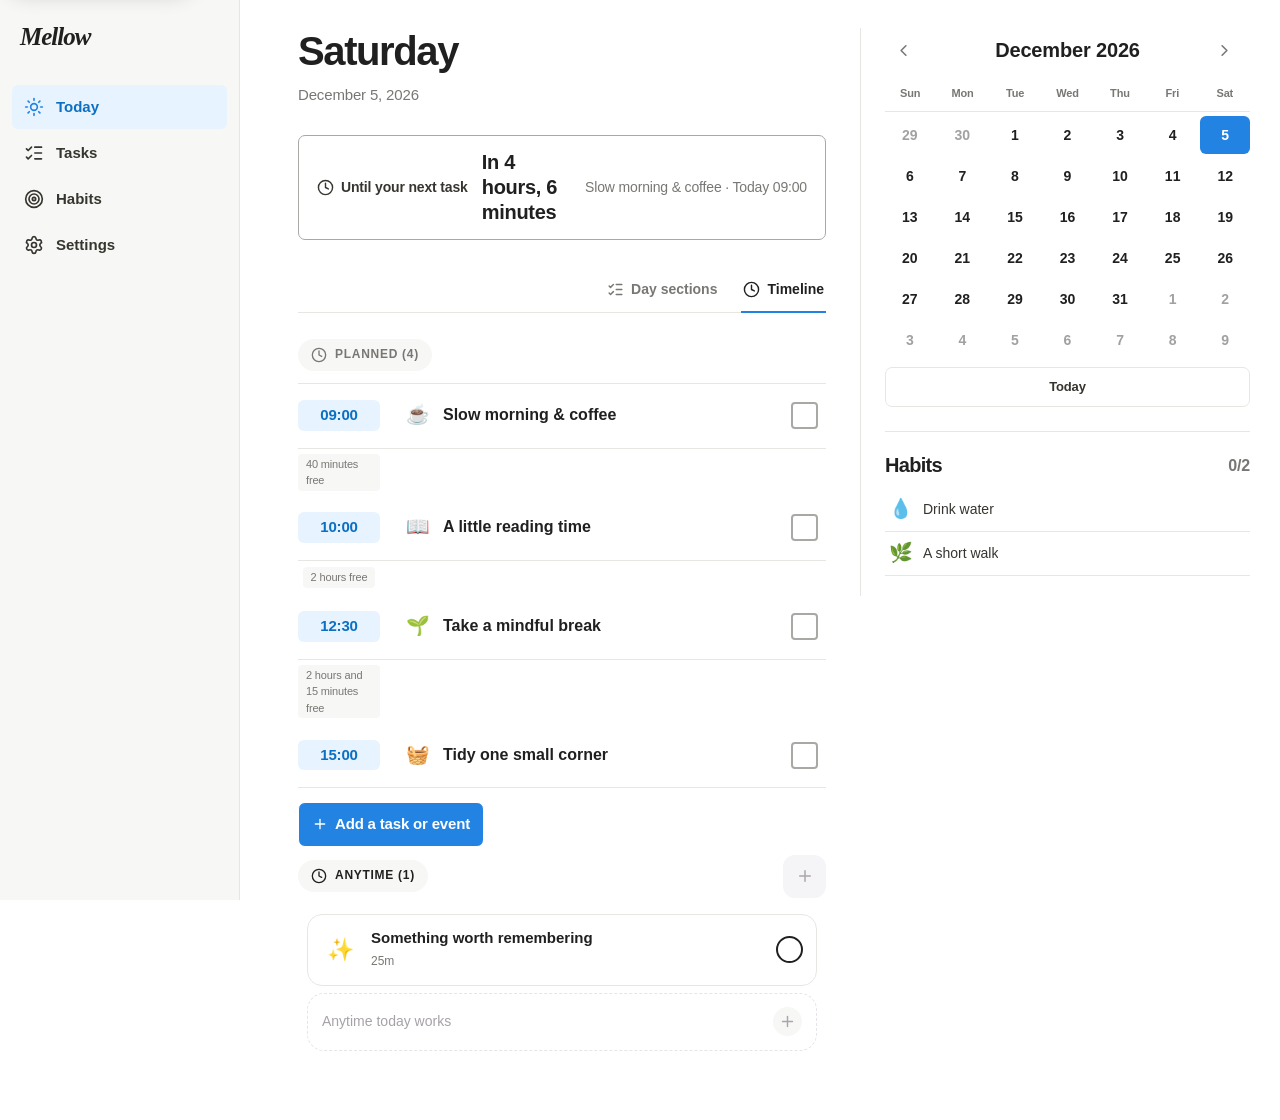
<file: index.html>
<!doctype html>
<html lang="en">
<head>
  <meta charset="UTF-8"><meta name="viewport" content="width=device-width,initial-scale=1,viewport-fit=cover"><meta name="theme-color" content="#ffffff">
  <meta name="color-scheme" content="light dark">
  <meta name="description" content="Mellow — a calm minimalist planner with tasks, recurring habits, a Hebrew RTL month calendar, routines, and optional Google Calendar events.">
  <link rel="apple-touch-icon" sizes="180x180" href="./assets/mellow-icon-180.png?v=76"><meta name="apple-mobile-web-app-capable" content="yes"><link rel="manifest" href="./manifest.webmanifest?v=76"><link rel="icon" href="./assets/mellow-icon-192.png?v=76" type="image/png">
  <title>Mellow — make room for your day</title>
  <link rel="stylesheet" href="./styles.css?v=53"><link rel="stylesheet" href="./day-layout.css?v=53"><link rel="stylesheet" href="./subtasks.css?v=56"><link rel="stylesheet" href="./motion.css?v=53"><link rel="stylesheet" href="./google-calendar.css?v=53"><link rel="stylesheet" href="./unified-day.css?v=56"><link rel="stylesheet" href="./compact-navigation.css?v=53"><link rel="stylesheet" href="./purple-theme.css?v=53"><link rel="stylesheet" href="./pastel-accents.css?v=53"><link rel="stylesheet" href="./drag-drop.css?v=53"><link rel="stylesheet" href="./roomy-timeline.css?v=53"><link rel="stylesheet" href="./month-search.css?v=53"><link rel="stylesheet" href="./readable-task-list.css?v=53"><link rel="stylesheet" href="./readable-day-sections.css?v=53">
  <link rel="stylesheet" href="./soft-ui.css?v=53"><link rel="stylesheet" href="./mobile-form-fixes.css?v=53"><link rel="stylesheet" href="./task-reordering.css?v=53"><link rel="stylesheet" href="./page-scroll-timeline.css?v=53"><link rel="stylesheet" href="./day-hours.css?v=53">
<link rel="stylesheet" href="./day-sequence.css?v=53">
  <link rel="stylesheet" href="./ai-assistant.css?v=53">
  <link rel="stylesheet" href="./apple-ui.css?v=53">
  
  <link rel="stylesheet" href="./planner-features.css?v=56">
  <link rel="stylesheet" href="./mockup-fidelity.css?v=60">
  <link rel="stylesheet" href="./notion-ui.css?v=75">
</head>
<body><div id="app"></div><div id="toast" aria-live="polite" role="status"></div><script defer src="./app.js?v=75"></script><script defer src="./ai-assistant.js?v=56"></script><script defer src="./timeline-view.js?v=53"></script><script async defer src="https://accounts.google.com/gsi/client"></script><script defer src="./subtasks.js?v=56"></script><script defer src="./calendar-sync.js?v=53"></script><script defer src="./google-calendar.js?v=53"></script><script defer src="./day-hours.js?v=53"></script><script defer src="./unified-day.js?v=67"></script><script defer src="./drag-drop.js?v=53"></script><script defer src="./task-reorder.js?v=53"></script><script defer src="./month-search.js?v=53"></script><script defer src="./planner-features.js?v=75"></script><script defer src="./mockup-shell.js?v=75"></script></body>
</html>
</file>
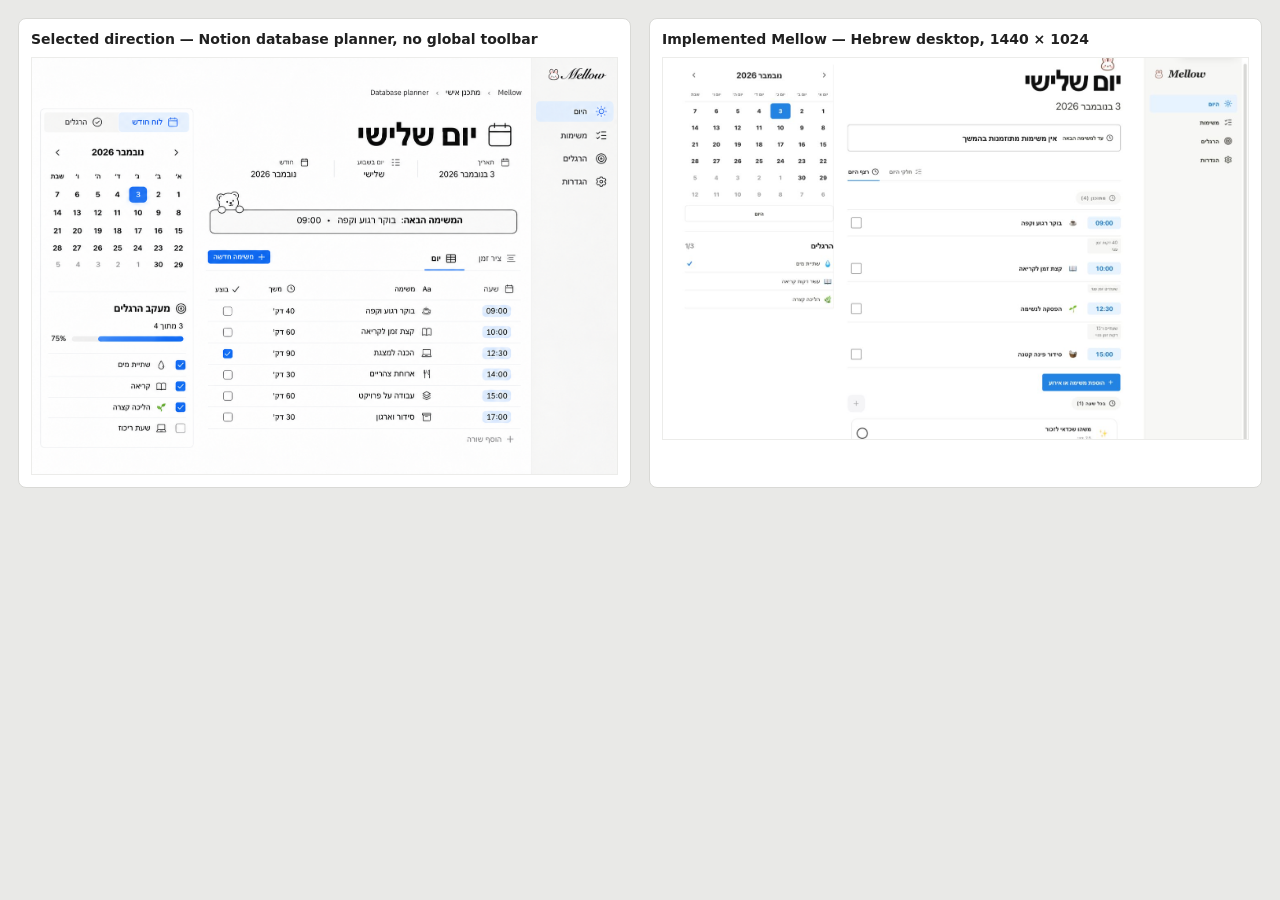
<file: qa-comparison-notion.html>
<!doctype html>
<html lang="en">
<head>
  <meta charset="utf-8">
  <meta name="viewport" content="width=device-width,initial-scale=1">
  <title>Mellow Notion visual QA</title>
  <style>
    *{box-sizing:border-box}body{margin:0;background:#e9e9e7;color:#202020;font:14px Inter,system-ui,sans-serif}
    main{display:grid;grid-template-columns:1fr 1fr;gap:18px;padding:18px;min-width:1200px}
    figure{margin:0;padding:12px;background:#fff;border:1px solid #d9d9d6;border-radius:8px}
    figcaption{margin:0 0 10px;font-weight:700}img{display:block;width:100%;height:auto;border:1px solid #ececea}
  </style>
</head>
<body>
  <main>
    <figure><figcaption>Selected direction — Notion database planner, no global toolbar</figcaption><img src="./qa-source-notion-option-2.png" alt="Selected Notion-style source direction"></figure>
    <figure><figcaption>Implemented Mellow — Hebrew desktop, 1440 × 1024</figcaption><img src="./qa-implementation-notion-v66.png" alt="Implemented Mellow desktop view"></figure>
  </main>
</body>
</html>
</file>
<file: styles.css>
@import url('https://fonts.googleapis.com/css2?family=DM+Sans:wght@400;500;600;700&family=Fraunces:opsz,wght@9..144,500;9..144,600;9..144,700&display=swap');
:root{--bg:#f8f6ef;--surface:#fffdfa;--surface2:#f1f0e8;--ink:#27382f;--muted:#758079;--border:#e8e7dc;--green:#54765c;--lightgreen:#e7efe6;--purple:#775c92;--lav:#efe8f5;--blue:#4c7599;--sky:#e7f0f7;--peach:#ad694d;--pink:#f9e9df;--shadow:0 8px 32px #3046370c;--radius:22px;--font:'DM Sans',-apple-system,BlinkMacSystemFont,'Segoe UI',sans-serif;--head:'Fraunces',Georgia,serif}
*{box-sizing:border-box}html{scroll-behavior:smooth}body{margin:0;background:var(--bg);color:var(--ink);font:16px/1.45 var(--font);-webkit-font-smoothing:antialiased}body.dark{--bg:#19231e;--surface:#26322b;--surface2:#314038;--ink:#f1f4ea;--muted:#b6c2b7;--border:#3d5044;--green:#a3c9a8;--lightgreen:#334c3c;--purple:#d8b9ee;--lav:#473953;--blue:#bdd9f0;--sky:#2c4456;--peach:#fac1a2;--pink:#5c4137;--shadow:0 7px 24px #0002}
button,input,textarea,select{font:inherit}button{cursor:pointer;border:0;color:inherit}input,textarea,select{color:var(--ink);background:var(--surface);border:1px solid var(--border);border-radius:13px;outline:none;padding:12px 13px;width:100%;min-height:44px}input:focus,textarea:focus,select:focus{border-color:var(--green);box-shadow:0 0 0 3px #5a8b7427}textarea{resize:vertical;min-height:110px}button:focus-visible{outline:3px solid #4b9078;outline-offset:2px}a{color:var(--green)}h1,h2,h3{font-family:var(--head);line-height:1.16;letter-spacing:-.6px;font-weight:600;margin:0}h1{font-size:clamp(31px,4vw,48px)}h2{font-size:clamp(24px,3vw,31px)}h3{font-size:21px}.subtle{color:var(--muted)}.tiny{font-size:12px}.small{font-size:14px}.strong{font-weight:700}.icon{font-size:19px;line-height:1}.layout{max-width:1480px;margin:auto;min-height:100vh;display:grid;grid-template-columns:245px minmax(0,1fr)}.sidebar{border-inline-end:1px solid var(--border);padding:34px 18px 20px 24px;position:sticky;top:0;height:100vh;display:flex;flex-direction:column;gap:30px;background:var(--surface)}.brand{display:flex;align-items:center;gap:11px;padding:0 10px}.brand-icon{display:grid;place-items:center;width:42px;height:42px;background:var(--lightgreen);border-radius:16px;font-size:26px}.brand-word{font-family:var(--head);font-size:27px;font-weight:700;letter-spacing:-1.5px}.navlist{display:grid;gap:6px}.navbtn{display:flex;align-items:center;gap:13px;width:100%;padding:13px 16px;border-radius:14px;text-align:start;background:transparent;font-weight:600;color:var(--muted);min-height:49px}.navbtn.active{background:var(--lightgreen);color:var(--green)}.navbtn:hover:not(.active){background:var(--surface2)}.navbtn .icon{width:25px;text-align:center}.sidebar-footer{margin-top:auto;padding:16px;background:var(--surface2);border-radius:19px;font-size:13px;color:var(--muted)}.main{padding:36px clamp(20px,4vw,62px) 85px;min-width:0}.topbar{display:flex;justify-content:space-between;align-items:center;gap:14px;margin-bottom:29px}.overline{font-size:12px;letter-spacing:2px;text-transform:uppercase;font-weight:700;color:var(--green);margin-bottom:7px}.head-actions{display:flex;gap:8px;align-items:center}.avatar{background:var(--lav);border-radius:50%;width:43px;height:43px;display:grid;place-items:center;font-size:19px}.btn{background:var(--green);color:var(--surface);padding:12px 18px;min-height:43px;border-radius:13px;font-weight:700;display:inline-flex;gap:8px;align-items:center;justify-content:center;transition:transform .13s,filter .13s}.btn:hover{filter:brightness(.94);transform:translateY(-1px)}.btn.secondary{background:var(--lightgreen);color:var(--green)}.btn.ghost{background:transparent;color:var(--ink);border:1px solid var(--border)}.btn.danger{background:#a94439;color:white}.btn.small{font-size:13px;padding:8px 12px;min-height:35px}.btn:disabled{opacity:.5;cursor:default}.iconbtn{width:39px;height:39px;border-radius:12px;background:var(--surface2);display:inline-grid;place-items:center;flex-shrink:0}.iconbtn:hover{background:var(--lightgreen)}.card{background:var(--surface);border:1px solid var(--border);border-radius:var(--radius);padding:22px;box-shadow:var(--shadow)}.card.padless{padding:0}.greeting{padding:25px 27px;background:linear-gradient(112deg,var(--lightgreen),var(--lav));border-radius:25px;margin-bottom:25px;display:flex;align-items:center;justify-content:space-between;gap:16px}.greeting p{margin:10px 0 0;max-width:510px;color:var(--muted)}.greeting .flourish{font-size:62px;opacity:.85}.statrow{display:grid;grid-template-columns:repeat(3,1fr);gap:12px;margin-bottom:23px}.stat{background:var(--surface);border:1px solid var(--border);border-radius:19px;padding:14px 18px}.stat strong{font:600 27px var(--head);display:block}.sectionbar{display:flex;justify-content:space-between;align-items:center;margin:23px 0 14px;gap:12px}.twocol{display:grid;grid-template-columns:minmax(0,1.7fr) minmax(280px,1fr);align-items:start;gap:21px}.week{display:grid;grid-template-columns:repeat(7,1fr);gap:6px;margin:20px 0}.day{border:1px solid transparent;background:transparent;border-radius:16px;padding:10px 4px 12px;display:grid;place-items:center;gap:6px;min-width:0}.day:hover{background:var(--surface2)}.day span:first-child{font-size:12px;color:var(--muted)}.day b{font-size:17px;font-weight:700}.day.active{background:var(--green);color:var(--surface)}.day.active span{color:inherit}.day.today:not(.active){border-color:var(--green)}.agenda{position:relative;padding:0 6px 6px 56px;min-height:730px}.hour{height:61px;border-top:1px dashed var(--border);color:var(--muted);font-size:12px;position:relative}.hour span{position:absolute;left:-53px;top:-9px;white-space:nowrap}.slot{position:absolute;left:63px;right:7px;border-radius:12px;padding:9px 13px;display:flex;gap:10px;align-items:start;overflow:hidden;text-align:left;border-inline-start:4px solid;box-shadow:0 2px 7px #00000008;min-height:36px}.slot strong{display:block;white-space:nowrap;overflow:hidden;text-overflow:ellipsis;font-size:14px}.slot small{display:block;font-size:12px;opacity:.8}.slot.done{opacity:.55;text-decoration:line-through}.slot.work,.pill.work{background:var(--sky);color:var(--blue);border-color:var(--blue)}.slot.home,.pill.home{background:var(--pink);color:var(--peach);border-color:var(--peach)}.slot.self,.pill.self{background:var(--lav);color:var(--purple);border-color:var(--purple)}.slot.health,.pill.health{background:var(--lightgreen);color:var(--green);border-color:var(--green)}.slot.social,.pill.social{background:var(--pink);color:var(--peach);border-color:var(--peach)}.slot.errands,.pill.errands{background:var(--sky);color:var(--blue);border-color:var(--blue)}.nowline{position:absolute;left:50px;right:0;height:2px;background:var(--peach);z-index:2;pointer-events:none}.nowline:before{content:'';width:9px;height:9px;border-radius:50%;background:var(--peach);position:absolute;left:0;top:-4px}.task{display:flex;align-items:center;gap:13px;padding:12px 0;border-bottom:1px solid var(--border);min-width:0}.task:last-child{border-bottom:none}.task-emoji{width:43px;height:43px;display:grid;place-items:center;background:var(--surface2);border-radius:14px;font-size:24px;flex-shrink:0}.tasktext{flex:1;min-width:0}.tasktext strong{display:block;white-space:nowrap;overflow:hidden;text-overflow:ellipsis}.tasktext small{color:var(--muted)}.done .tasktext strong{text-decoration:line-through;opacity:.55}.check{width:25px;height:25px;border-radius:9px;border:2px solid var(--border);background:var(--surface);font-weight:900;display:grid;place-items:center;flex-shrink:0}.check.checked{background:var(--green);border-color:var(--green);color:var(--surface)}.pill{display:inline-flex;font-size:12px;font-weight:700;border-radius:30px;padding:3px 10px}.toolbar{display:flex;flex-wrap:wrap;gap:9px;align-items:center;margin:20px 0}.toolbar input{max-width:350px}.chips{display:flex;flex-wrap:wrap;gap:7px}.chip{border-radius:100px;padding:8px 14px;background:var(--surface2);font-size:13px;font-weight:700}.chip.selected{background:var(--green);color:var(--surface)}.empty{text-align:center;padding:48px 18px;color:var(--muted)}.empty .big{font-size:44px;display:block;margin-bottom:10px}.empty h3{color:var(--ink);margin-bottom:8px}.routinegrid{display:grid;grid-template-columns:repeat(auto-fit,minmax(250px,1fr));gap:16px}.routine{min-height:240px;display:flex;flex-direction:column;gap:13px}.routine-head{display:flex;gap:12px;align-items:center}.routine-emoji{font-size:35px}.steps{list-style:none;padding:0;margin:7px 0;display:grid;gap:8px}.steps li{display:flex;justify-content:space-between;gap:10px;font-size:14px}.steps li span:last-child{color:var(--muted)}.routine-actions{display:flex;gap:7px;flex-wrap:wrap;margin-top:auto}.focusbox{max-width:600px;margin:5px auto;text-align:center}.focusdial{height:280px;width:280px;margin:23px auto 10px;position:relative;display:grid;place-items:center}.focusdial svg{position:absolute;inset:0;transform:rotate(-90deg)}.focuscount{font-family:var(--head);font-size:62px;letter-spacing:-3px;font-variant-numeric:tabular-nums}.focuscontrols{display:flex;justify-content:center;gap:10px;flex-wrap:wrap;margin:21px 0 28px}.focuspresets{display:flex;justify-content:center;gap:9px;flex-wrap:wrap}.ai-intro{background:linear-gradient(120deg,var(--lav),var(--lightgreen));border-radius:22px;padding:24px;margin-bottom:19px}.ai-intro p{max-width:670px}.ai-result{padding:16px;margin:9px 0;border:1px solid var(--border);border-radius:17px;background:var(--surface)}.ai-result-head{display:flex;align-items:start;justify-content:space-between;gap:10px}.ai-result input{width:auto}.ai-result .mini{padding:6px 9px}.ai-result p{font-size:14px;color:var(--muted);margin:8px 0}.ai-result .taskedit{display:grid;grid-template-columns:minmax(0,1fr) 85px 130px;gap:7px}.modal-bg{position:fixed;inset:0;background:#14251d9c;z-index:20;display:flex;align-items:center;justify-content:center;padding:15px}.modal{background:var(--surface);border-radius:24px;padding:24px;width:min(100%,550px);max-height:90dvh;overflow:auto;box-shadow:0 20px 80px #0003}.modalheader{display:flex;align-items:center;justify-content:space-between;margin-bottom:18px}.formgrid{display:grid;grid-template-columns:1fr 1fr;gap:12px}.field{display:flex;flex-direction:column;gap:6px;font-size:13px;font-weight:700;margin-bottom:12px}.field.full{grid-column:1/-1}.field label{color:var(--muted)}.formactions{display:flex;justify-content:space-between;gap:12px;margin-top:15px;flex-wrap:wrap}.modal textarea{min-height:80px}.checkboxrow{display:flex;gap:9px;align-items:center;font-size:14px;margin:8px 0}.checkboxrow input{width:19px;min-height:19px;accent-color:var(--green)}.settingsgrid{display:grid;grid-template-columns:repeat(auto-fit,minmax(290px,1fr));gap:17px}.settingsgrid .card{display:flex;flex-direction:column;gap:10px}.settingsgrid p{font-size:14px;color:var(--muted);margin:0 0 6px}.settingsgrid h3{margin-bottom:2px}.notice{padding:12px 15px;background:var(--surface2);color:var(--muted);border-radius:13px;font-size:13px}.buttonrow{display:flex;flex-wrap:wrap;gap:8px}.bottomnav{display:none}.footnote{color:var(--muted);font-size:12px;margin:22px 0}.toggle{accent-color:var(--green);width:18px;min-height:18px}.demo{font-size:11px;padding:2px 6px;border-radius:6px;background:var(--surface2);color:var(--muted)}#toast{position:fixed;z-index:40;bottom:90px;left:50%;transform:translateX(-50%) translateY(12px);background:var(--ink);color:var(--bg);padding:12px 22px;border-radius:14px;opacity:0;pointer-events:none;transition:.2s;box-shadow:var(--shadow);max-width:90vw;text-align:center}#toast.visible{opacity:1;transform:translateX(-50%) translateY(0)}.floatadd{display:none}.progress{height:8px;background:var(--surface2);border-radius:100px;overflow:hidden}.progress>div{height:100%;border-radius:100px;background:var(--green);transition:width .2s}.statline{display:flex;justify-content:space-between;gap:8px;font-size:13px}.hint{font-size:13px;color:var(--muted);line-height:1.5}.hidden{display:none!important}[dir=rtl] .agenda{padding:0 56px 6px 6px}[dir=rtl] .hour span{left:auto;right:-53px}[dir=rtl] .slot{left:7px;right:63px;border-inline-start:4px solid}[dir=rtl] .nowline{left:0;right:50px}[dir=rtl] .nowline:before{left:auto;right:0}
@media(max-width:1080px){.twocol{grid-template-columns:minmax(0,1fr)}.sidebar{width:200px;padding:26px 10px}.layout{grid-template-columns:200px minmax(0,1fr)}.main{padding:28px 26px 90px}}
@media(max-width:700px){.layout{display:block}.sidebar{display:none}.main{padding:20px 16px 106px}.topbar{margin-bottom:20px}.greeting{padding:19px 19px}.greeting .flourish{font-size:42px}.statrow{gap:7px}.stat{padding:12px}.stat strong{font-size:24px}.card{padding:17px}.week{gap:2px}.day{padding:7px 2px}.day b{font-size:16px}.bottomnav{position:fixed;display:grid;grid-template-columns:repeat(6,1fr);bottom:0;inset-inline:0;z-index:12;box-shadow:0 -4px 32px #0000000c;background:var(--surface);border-top:1px solid var(--border);padding:6px 3px max(env(safe-area-inset-bottom),8px)}.bottomnav button{display:flex;flex-direction:column;align-items:center;justify-content:center;gap:4px;background:none;color:var(--muted);font-size:10px;font-weight:700;border-radius:12px;min-height:49px;padding:3px}.bottomnav button.active{color:var(--green);background:var(--lightgreen)}.bottomnav .icon{font-size:21px}.head-actions .btn{padding:9px 12px}.formgrid{grid-template-columns:1fr 1fr}.floatadd{display:grid;position:fixed;bottom:90px;right:18px;z-index:10;width:53px;height:53px;border-radius:19px;background:var(--green);color:var(--surface);font-size:28px;place-items:center;box-shadow:var(--shadow)}[dir=rtl] .floatadd{right:auto;left:18px}.focusdial{height:240px;width:240px}.focusdial svg{width:240px;height:240px}.focuscount{font-size:51px}.ai-result .taskedit{grid-template-columns:1fr 75px}.ai-result .taskedit select{grid-column:1/-1}.modal{padding:20px}}
@media(prefers-reduced-motion:reduce){*,*:before,*:after{animation-duration:.01ms!important;transition-duration:.01ms!important;scroll-behavior:auto!important}}
</file>
<file: day-layout.css>
/* Mellow — daypart sections and hourly blocks, mobile-first */
.mellow-day-view{max-width:860px;margin:auto}
.mellow-day-heading{margin:0 0 14px}
.mellow-title-line,.day-nav-top,.day-planner-controls,.part-heading,.flex-header{display:flex;justify-content:space-between;align-items:center;gap:10px}
.mellow-title-line h1{font-size:clamp(33px,4.2vw,46px)}
.mellow-title-line p{margin:5px 0 0;color:var(--muted);font-size:14px}
.day-nav-card{border-bottom:1px solid var(--border);margin-bottom:18px}
.day-nav-top{padding:5px 0;font-size:14px}
.day-nav-top .iconbtn{font-size:27px;background:none}
.day-nav-card .week{margin:5px 0 12px}
.day-nav-card .day{border-radius:14px;padding:8px 2px}
.day-planner-controls{margin:16px 0 20px}
.day-progress{height:5px;width:115px;margin-top:7px;background:var(--surface2);border-radius:10px;overflow:hidden}
.day-progress span{display:block;height:100%;background:var(--green);border-radius:10px}
.planner-view-toggle{display:inline-flex;padding:4px;background:var(--surface2);border-radius:14px;gap:3px}
.planner-view-toggle button{display:flex;gap:7px;align-items:center;background:none;color:var(--muted);border-radius:10px;padding:7px 13px;font-size:13px;white-space:nowrap;font-weight:700}
.planner-view-toggle button.selected{background:var(--surface);color:var(--ink);box-shadow:0 2px 9px #0001}
.day-sections{display:grid;gap:17px}
.part-heading{margin-bottom:9px}
.part-title{padding:0;background:none;min-height:38px;text-align:start}
.part-pill{display:inline-flex;align-items:center;gap:9px;padding:8px 13px;border-radius:12px;font-weight:800;font-size:12px;text-transform:uppercase;letter-spacing:.5px;background:var(--surface2)}
.part-pill b{font-size:11px;opacity:.8}
.part-caret{font-size:17px;line-height:1;margin-inline-start:3px}
.part-pill.morning{background:#fff0ba;color:#695822}
.part-pill.afternoon{background:#f1dfe8;color:#75465c}
.part-pill.evening{background:#e8def5;color:#604383}
.part-pill.night{background:#dce5f2;color:#335574}
.dark .part-pill.morning{background:#564d30;color:#f4e5a9}
.dark .part-pill.afternoon{background:#583d4a;color:#ffe0ec}
.dark .part-pill.evening{background:#433755;color:#e5d4ff}
.dark .part-pill.night{background:#304459;color:#e5efff}
.part-add{display:grid;place-items:center;background:var(--surface2);border-radius:50%;height:35px;width:35px;flex-shrink:0;font-size:23px}
.part-add:hover{background:var(--lightgreen)}
.part-list{display:grid;gap:7px}
.daytask{position:relative;overflow:hidden;background:var(--surface);border:1px solid var(--border);border-radius:15px;display:flex;align-items:center;gap:11px;padding:10px 13px;min-height:73px;box-shadow:0 2px 9px #00000006}
.daytask-accent{width:3px;align-self:stretch;border-radius:9px;background:var(--green);flex-shrink:0}
.daytask-accent.work{background:var(--blue)}.daytask-accent.home{background:var(--peach)}.daytask-accent.self{background:var(--purple)}
.daytask-icon{display:grid;place-items:center;flex-shrink:0;height:40px;width:40px;border-radius:50%;font-size:21px;background:var(--surface2)}
.daytask-icon.work{background:var(--sky)}.daytask-icon.home{background:var(--pink)}.daytask-icon.self{background:var(--lav)}.daytask-icon.health{background:var(--lightgreen)}
.daytask-body{background:none;color:var(--ink);flex:1;min-width:0;text-align:start;padding:3px 0}
.daytask-body strong{font-size:15px;line-height:1.35;display:block;white-space:nowrap;overflow:hidden;text-overflow:ellipsis}
.daytask-body small{display:block;margin-top:4px;color:var(--muted);font-size:12px;white-space:nowrap;overflow:hidden;text-overflow:ellipsis}
.daytask-check{height:25px;width:25px;border-radius:50%;border:2px solid var(--muted);margin-inline-start:5px}
.daytask.completed{opacity:.52}.daytask.completed strong{text-decoration:line-through}
.part-empty{background:none;border:1.5px dashed var(--border);border-radius:15px;color:var(--muted);display:block;width:100%;min-height:56px;font-size:13px}
.part-empty:hover{border-color:var(--green);background:var(--surface)}
.day-footer{display:flex;gap:9px;justify-content:center;flex-wrap:wrap;margin:25px auto 12px}
.hour-section .sectionbar{margin-top:16px}
.hourly-shell{padding:15px 13px;overflow:hidden}
.hourly-agenda{min-height:0!important;padding:0 0 4px 65px!important;position:relative;direction:ltr}
.hourly-agenda .hour{border-top:1px solid var(--border)}
.hourly-agenda .hour span{left:-61px;right:auto;top:-10px;color:var(--muted);font-size:12px}
.hour-add{display:none;position:absolute;right:4px;top:5px;height:26px;width:26px;border-radius:50%;background:var(--surface2)}
.hourly-agenda .hour:hover .hour-add,.hourly-agenda .hour-add:focus-visible{display:block}
.mellow-hour-block{position:absolute;left:65px;right:5px;border:1px solid var(--border);border-radius:12px;display:flex;align-items:center;gap:9px;padding:4px 10px 4px 0;overflow:hidden;min-height:34px;background:var(--surface);box-shadow:0 2px 7px #0001;z-index:1;direction:ltr}
.mellow-hour-block.work{background:var(--sky)}.mellow-hour-block.home{background:var(--pink)}.mellow-hour-block.self{background:var(--lav)}.mellow-hour-block.health{background:var(--lightgreen)}.mellow-hour-block.social{background:var(--pink)}.mellow-hour-block.errands{background:var(--sky)}
.hour-color{width:4px;height:100%;flex-shrink:0;background:var(--green)}.work .hour-color{background:var(--blue)}.home .hour-color{background:var(--peach)}.self .hour-color{background:var(--purple)}
.hour-emoji{height:30px;width:30px;display:grid;place-items:center;border-radius:50%;background:#ffffff7c;flex-shrink:0;font-size:19px}
.hour-info{flex:1;min-width:0;display:flex;flex-direction:column;background:none;color:var(--ink);text-align:start;padding:1px 0;line-height:1.25}
.hour-info strong{font-size:13px;white-space:nowrap;overflow:hidden;text-overflow:ellipsis}
.hour-info small{font-size:11px;color:var(--muted);white-space:nowrap}
.hour-check{width:23px;height:23px;border-radius:50%;background:transparent;border-color:var(--muted)}
.mellow-hour-block.completed{opacity:.5}.mellow-hour-block.completed strong{text-decoration:line-through}
.mellow-hour-block.compact .hour-emoji{height:24px;width:24px;font-size:15px}.mellow-hour-block.compact .hour-info small{display:none}
.hourly-agenda .nowline{left:54px;right:0;background:#db887d;z-index:3}.hourly-agenda .nowline:before{background:#db887d;left:0;right:auto}
.hourly-agenda .nowline em{position:absolute;right:4px;top:-13px;background:#db887d;color:#fff;border-radius:5px;padding:1px 5px;font-size:10px;font-style:normal}
.flex-header{margin:21px 0 12px}.flex-header h3{font-size:20px}
.daytask-list{padding:8px;display:grid;gap:7px}
@media(max-width:720px){.mellow-day-view{max-width:550px}.mellow-title-line h1{font-size:35px}.planner-view-toggle button{font-size:12px;padding:6px 9px}.daytask{padding:10px;min-height:70px}.hourly-shell{padding:14px 8px}.hourly-agenda{padding-left:51px!important}.hourly-agenda .hour span{left:-50px}.mellow-hour-block{left:51px;right:1px}.hourly-agenda .nowline{left:41px}.hour-emoji{width:25px;height:25px;font-size:16px}}
@media(max-width:390px){.day-progress{width:66px}.daytask-body strong{font-size:14px}.daytask-icon{height:34px;width:34px}}
[dir=rtl] .hourly-agenda{direction:ltr}[dir=rtl] .hourly-agenda .hour span{left:-50px;right:auto}[dir=rtl] .mellow-hour-block{direction:rtl;padding:4px 0 4px 10px}[dir=rtl] .hour-info{text-align:right}

/* v4 icon and visible date ticker fixes */
.m-icon{display:inline-block;vertical-align:middle;flex-shrink:0;stroke:currentColor;pointer-events:none}
.day-nav-card .dayticker{display:grid!important;grid-template-columns:repeat(7,minmax(0,1fr))!important;visibility:visible!important;opacity:1!important;min-height:65px}
.part-pill>.m-icon:first-child{margin-inline-end:1px}
.part-pill .part-caret .m-icon{transition:transform .2s}
.part-add,.hour-add{display:grid;place-items:center}
.hourly-shell{max-height:75dvh;overflow-y:auto;scrollbar-color:var(--border) transparent;overscroll-behavior:contain}
.hourly-agenda{overflow:visible!important}
.mellow-hour-block{z-index:2;min-width:80px}
.day-planner-controls .planner-view-toggle{flex-shrink:0}
@media(max-width:400px){.day-planner-controls{flex-wrap:wrap}.day-planner-controls .planner-view-toggle{margin-inline-start:auto}}
</file>
<file: subtasks.css>
/* Mellow task breakdown: accessible, touch-friendly subtask editor */
.steps-editor {
  display: block;
  min-width: 0;
  margin: 7px 0 14px;
  padding: 17px;
  border: 1px solid var(--border);
  border-radius: 18px;
  background: var(--surface2);
  font-weight: 500;
}
.steps-editor .step-head {display:flex;align-items:center;justify-content:space-between;gap:10px;margin-bottom:9px}
.steps-editor .step-head strong {display:inline-flex;align-items:center;gap:8px;font-size:17px;font-weight:700;color:var(--ink)}
.steps-editor .step-count {display:block;color:var(--muted);font-size:12px;letter-spacing:0;margin-top:5px}
.steps-track {height:6px;width:100%;border-radius:8px;overflow:hidden;background:var(--border);margin-bottom:12px}
.steps-track span {display:block;height:100%;background:var(--green);border-radius:8px;transition:width .2s}
.step-manual-list {display:grid;gap:7px}
.step-manual-row,.step-candidate {display:grid;grid-template-columns:28px minmax(0,1fr) auto;align-items:center;gap:8px;background:var(--surface);border:1px solid var(--border);border-radius:12px;padding:6px 8px}
.step-candidate {grid-template-columns:28px minmax(0,1fr)}
.steps-editor .step-select {display:grid;place-items:center;width:25px;height:36px;cursor:pointer}
.steps-editor .step-select input {min-height:21px;height:21px;width:21px;margin:0;accent-color:var(--green);cursor:pointer}
.steps-editor .step-manual-title,.steps-editor .step-candidate input[type=text] {min-height:38px;width:100%;padding:6px 9px;border-color:transparent;background:transparent;font-size:14px;font-weight:500;box-shadow:none}
.steps-editor .step-manual-title:focus,.steps-editor .step-candidate input[type=text]:focus {border-color:var(--green);background:var(--surface)}
.step-row-controls {display:flex;gap:1px;align-items:center}
.step-iconbtn {display:grid;place-items:center;flex-shrink:0;width:31px;height:34px;border-radius:9px;background:transparent;color:var(--muted)}
.step-iconbtn:hover {background:var(--surface2);color:var(--ink)}
.step-iconbtn:disabled {opacity:.26;cursor:default}
.step-iconbtn[data-step-action=up] svg {transform:rotate(90deg)}
.step-iconbtn[data-step-action=down] svg {transform:rotate(90deg)}
.step-iconbtn.step-delete svg {transform:rotate(45deg)}
.step-iconbtn.step-delete:hover {color:#c04f48}
.step-empty {text-align:center;padding:10px 5px;margin:2px 0 7px}
.step-entry {display:flex;gap:8px;align-items:center;margin:12px 0}
.step-entry input {flex:1;min-width:0;background:var(--surface)}
.step-entry button {white-space:nowrap;flex-shrink:0}
.step-suggest-row {display:flex;align-items:center;gap:8px;justify-content:space-between;flex-wrap:wrap}
.step-source {font-weight:700;color:var(--green);background:var(--lightgreen);border-radius:99px;padding:5px 9px;font-size:11px;white-space:nowrap}
.steps-editor .hint {font-weight:400;margin:9px 0 0;font-size:12px}
.step-preview {background:var(--surface);border:1px solid var(--border);border-radius:15px;margin:16px 0 7px;padding:14px}
.step-preview-heading {display:flex;align-items:center;justify-content:space-between;gap:10px}
.step-preview-heading strong {display:inline-flex;align-items:center;gap:6px;font-size:14px;font-weight:700}
.step-candidates {display:grid;gap:7px;margin:12px 0}
.step-preview-actions {display:flex;gap:8px;flex-wrap:wrap}
.step-preview-actions button {gap:6px}
.steps-editor .hidden {display:none!important}
.m-icon {display:inline-block;vertical-align:middle;flex-shrink:0}
.daytask-body small, .tasktext small {font-variant-numeric:tabular-nums}
@media (max-width:520px){
 .steps-editor {padding:12px;border-radius:15px}
 .step-manual-row {gap:3px;padding:4px 3px;grid-template-columns:27px minmax(0,1fr) auto}
 .step-row-controls {gap:0}
 .step-iconbtn {width:26px;height:34px}
 .step-iconbtn svg {width:14px;height:14px}
 .steps-editor .step-manual-title {font-size:14px;padding:6px 3px}
 .step-entry {flex-wrap:wrap}
 .step-entry input {flex-basis:140px}
 .step-entry button {flex:1}
 .step-candidate {gap:4px}
}
@media (prefers-reduced-motion:reduce) {.steps-track span {transition:none}}
</file>
<file: motion.css>
/* Mellow motion & iOS touch accessibility • v6
   Gentle movement, no scroll-jacking, no pinch-zoom restrictions. */
:root{
  --ease-out-calm:cubic-bezier(.22,1,.36,1);
  --ease-soft:cubic-bezier(.25,.8,.25,1);
  --motion-quick:150ms;
  --motion-gentle:260ms;
  --motion-settle:340ms;
}
@keyframes mellow-rise{
  from{opacity:0;transform:translate3d(0,9px,0)}
  to{opacity:1;transform:translate3d(0,0,0)}
}
@keyframes mellow-soft-fade{
  from{opacity:0}
  to{opacity:1}
}
@keyframes mellow-modal-in{
  from{opacity:0;transform:translate3d(0,15px,0) scale(.985)}
  to{opacity:1;transform:translate3d(0,0,0) scale(1)}
}
@keyframes mellow-pop{
  0%{transform:scale(.88)}
  65%{transform:scale(1.055)}
  100%{transform:scale(1)}
}

/* Entry motion is short and never blocks taps. */
.main > :is(.mellow-day-view,.topbar,.greeting,.statrow,.twocol,.toolbar,.routinegrid,.focusbox,.settingsgrid,.ai-intro),
.main > .card,
.day-sections,.hour-section{
  animation:mellow-rise var(--motion-gentle) var(--ease-out-calm) both;
}
.part-section{animation:mellow-rise 290ms var(--ease-out-calm) both}
.part-section:nth-child(2){animation-delay:32ms}
.part-section:nth-child(3){animation-delay:64ms}
.part-section:nth-child(4){animation-delay:96ms}
.part-section:nth-child(5){animation-delay:128ms}
.daytask,.task,.routine,.ai-result,.step-manual-row,.step-candidate{
  animation:mellow-soft-fade 250ms ease-out both;
}

/* Tap feedback; hover shifts only apply where a real cursor exists. */
button,a,
.check,.chip,.day,.daytask,.mellow-hour-block,.navbtn,
.step-iconbtn,.part-pill,.card,.routine,.pill,.step-select{
  -webkit-tap-highlight-color:transparent;
}
button,a,[role="button"],input,textarea,select{touch-action:manipulation}
.btn,.navbtn,.bottomnav button,.iconbtn,.floatadd,
.chip,.day,.part-title,.part-add,.hour-add,
.planner-view-toggle button,.check,.step-iconbtn,.step-select,
.step-entry button,.daytask-icon,.daytask-body,.hour-info{
  transition:
    background-color var(--motion-quick) ease,
    color var(--motion-quick) ease,
    border-color var(--motion-quick) ease,
    box-shadow var(--motion-quick) ease,
    transform var(--motion-quick) var(--ease-out-calm),
    opacity var(--motion-quick) ease;
}
.daytask,.mellow-hour-block,.routine,.ai-result,.card{
  transition:border-color 190ms ease,box-shadow 190ms ease,background-color 190ms ease,opacity 190ms ease;
}
button:not(:disabled):active{transform:scale(.97)}
.part-add:not(:disabled):active,.floatadd:not(:disabled):active,.iconbtn:not(:disabled):active{transform:scale(.91)}
.check:active{transform:scale(.88)}
.day.active,.planner-view-toggle button.selected,.bottomnav button.active{transition:background-color 160ms ease,color 160ms ease,box-shadow 200ms ease,transform 160ms ease}
@media (hover:hover) and (pointer:fine){
  .daytask:hover,.mellow-hour-block:hover,.routine:hover,.ai-result:hover{box-shadow:0 7px 20px #24392912;border-color:var(--green)}
  .part-add:hover,.iconbtn:hover{transform:translateY(-1px)}
  .daytask:hover .daytask-icon{transform:scale(1.04)}
}
.check.checked{animation:mellow-pop 230ms var(--ease-out-calm) both}
.day-progress span,.progress>div,.steps-track span{
  transition:width 340ms var(--ease-out-calm);
}

/* Smoothly expand and collapse part-of-day sections. Content remains keyboard-inert while collapsed. */
.part-list-wrap{
  display:grid;
  grid-template-rows:1fr;
  opacity:1;
  visibility:visible;
  transition:
    grid-template-rows var(--motion-settle) var(--ease-out-calm),
    opacity 230ms ease,
    visibility 0s linear 0s;
}
.part-list-wrap.is-collapsed{
  grid-template-rows:0fr;
  opacity:0;
  visibility:hidden;
  pointer-events:none;
  transition:
    grid-template-rows var(--motion-settle) var(--ease-out-calm),
    opacity 185ms ease,
    visibility 0s linear var(--motion-settle);
}
.part-list-wrap>.part-list{
  min-height:0;
  overflow:hidden;
  padding-block:1px;
}
.part-caret .m-icon{transition:transform var(--motion-gentle) var(--ease-out-calm)}
.part-title[aria-expanded="false"] .part-caret .m-icon{transform:rotate(-90deg)}

/* Modal and in-editor AI preview feel like one continuous experience. */
.modal-bg{
  animation:mellow-soft-fade 160ms ease-out both;
  -webkit-overflow-scrolling:touch;
}
.modal{
  animation:mellow-modal-in 270ms var(--ease-out-calm) both;
  overscroll-behavior:contain;
  -webkit-overflow-scrolling:touch;
}
.step-preview,.step-manual-row,.step-candidate{animation:mellow-rise 230ms var(--ease-out-calm) both}
.step-candidate:nth-child(2),.step-manual-row:nth-child(2){animation-delay:25ms}
.step-candidate:nth-child(3),.step-manual-row:nth-child(3){animation-delay:45ms}
.step-candidate:nth-child(n+4),.step-manual-row:nth-child(n+4){animation-delay:60ms}

/* Better tactile navigation and focus, without disabling accessibility zoom. */
input:focus-visible,select:focus-visible,textarea:focus-visible{
  border-color:var(--green);
  outline:2px solid transparent;
  box-shadow:0 0 0 3px #5a8b7433;
  transition:border-color 140ms ease,box-shadow 140ms ease;
}
button:focus-visible,a:focus-visible{outline:3px solid var(--green);outline-offset:3px}
.hourly-shell{-webkit-overflow-scrolling:touch;scroll-behavior:smooth}

/* iOS Safari auto-zooms when a focused control has text below 16 CSS pixels.
   Keep the editable controls 16px while leaving captions and labels compact. */
@media screen and (max-width:1024px){
  input:not([type="checkbox"]):not([type="radio"]):not([type="range"]):not([type="file"]),
  textarea,
  select,
  .step-manual-title,
  .step-candidate input[type="text"],
  .steps-editor .step-manual-title,
  .steps-editor .step-candidate input[type="text"],
  .ai-result .taskedit input,
  .ai-result .taskedit select{
    font-size:16px!important;
    line-height:1.35;
  }
  input,textarea,select{min-height:44px}
  .step-manual-row input[type="text"],.step-candidate input[type="text"]{min-height:42px}
}
/* Respect Reduce Motion everywhere, including iOS Accessibility settings. */
@media (prefers-reduced-motion:reduce){
  *,*::before,*::after{
    animation-duration:.01ms!important;
    animation-delay:0ms!important;
    transition-duration:.01ms!important;
    transition-delay:0ms!important;
    scroll-behavior:auto!important;
  }
}

/* Progressive enhancement for Safari / Chromium with the View Transitions API.
   Other browsers use the regular fade / tap transitions above. */
@keyframes mellow-view-old {
  from {opacity:1}
  to {opacity:0}
}
::view-transition-old(root) {
  animation:140ms ease-in both mellow-view-old;
}
::view-transition-new(root) {
  animation:230ms var(--ease-out-calm) both mellow-soft-fade;
}
@media (prefers-reduced-motion:reduce) {
  ::view-transition-old(root),::view-transition-new(root) {
    animation-duration:.01ms!important;
  }
}
</file>
<file: google-calendar.css>
/* Google Calendar integration — Mellow v7 */
.gcal-settings-card{display:grid;gap:13px;min-width:0}
.gcal-settings-card h3{font-size:21px;margin:0}
.gcal-settings-card p{margin:0;line-height:1.55}
.gcal-settings-card .gcal-setup{display:grid;gap:8px;min-width:0}
.gcal-setup>label,.gcal-calendar-picker label,.gcal-options-head>strong{font-size:13px;font-weight:700}
.gcal-client-row{display:flex;align-items:stretch;gap:8px;min-width:0}
.gcal-client-row input{flex:1;min-width:0;font-family:var(--font);font-size:16px;min-height:44px}
.gcal-client-row button{white-space:nowrap;flex-shrink:0}
.gcal-connect-actions{display:flex;align-items:center;flex-wrap:wrap;gap:10px}
.gcal-connected{display:inline-flex;align-items:center;gap:6px;color:var(--green);font-size:13px;font-weight:700}
.gcal-guide{background:var(--surface2);border-radius:15px;padding:15px;display:grid;gap:9px;overflow:hidden}
.gcal-guide strong{font-weight:700}
.gcal-guide code{display:block;background:var(--surface);border:1px solid var(--border);border-radius:10px;padding:10px;font-size:13px;overflow-wrap:anywhere;user-select:text}
.gcal-guide p{line-height:1.5;font-size:13px}
.gcal-guide a{color:var(--blue);text-decoration:underline;text-underline-offset:2px}
.gcal-settings-card .hint{font-size:12px}
.gcal-error{display:block;color:#bc534f;font-size:13px;font-weight:600;line-height:1.5;margin:6px 0}
.gcal-state{display:inline-flex;align-items:center;gap:6px;color:var(--muted);font-size:13px}
.gcal-calendar-picker{display:grid;gap:7px;min-width:0}
.gcal-calendar-picker select{width:100%;background:var(--surface)}
.gcal-calendar-options{display:grid;gap:6px}
.gcal-options-head{display:flex;align-items:center;justify-content:space-between;gap:12px;flex-wrap:wrap}
.gcal-options-head small{font-size:11px;color:var(--muted)}
.gcal-calendar-choice{display:flex;align-items:center;gap:10px;padding:8px;border-radius:11px;min-height:43px;background:var(--surface2);font-size:13px;cursor:pointer}
.gcal-calendar-choice input{height:19px;width:19px;accent-color:var(--green);flex-shrink:0}
.gcal-calendar-choice span:last-child{overflow:hidden;text-overflow:ellipsis;white-space:nowrap}
.gcal-dot{display:inline-block;height:10px;width:10px;border-radius:50%;flex-shrink:0}
.gcal-today-prompt,.gcal-today-panel{margin-bottom:18px}
.gcal-today-prompt{display:flex;align-items:center;justify-content:space-between;gap:12px;padding:12px 14px;border:1px solid var(--border);border-radius:16px;background:var(--surface)}
.gcal-today-prompt>span{display:flex;align-items:center;gap:7px;font-size:13px;font-weight:700}
.gcal-today-prompt .btn{white-space:nowrap}
.gcal-today-panel.card{padding:13px 15px}
.gcal-panel-title{display:flex;align-items:center;justify-content:space-between;gap:12px;margin-bottom:9px}
.gcal-panel-title h3{font-size:17px;margin:0}
.gcal-panel-title button{font-size:12px}
.gcal-smallcount{font-size:11px;color:var(--muted);border-radius:99px;background:var(--surface2);padding:2px 7px}
.gcal-events{display:grid;gap:6px}
.gcal-event{display:flex;align-items:center;gap:10px;padding:10px;border:1px solid var(--border);border-radius:12px;background:var(--surface);min-width:0}
.gcal-event .gcal-dot{height:32px;width:4px;border-radius:10px}
.gcal-event-main{display:grid;gap:3px;flex:1;min-width:0}
.gcal-event-main strong{font-size:14px;color:var(--ink);line-height:1.35;white-space:nowrap;overflow:hidden;text-overflow:ellipsis}
.gcal-event-main small{font-size:12px;color:var(--muted);line-height:1.3;white-space:nowrap;overflow:hidden;text-overflow:ellipsis}
.gcal-event-link{display:grid;place-items:center;height:37px;width:37px;border-radius:10px;color:var(--green);background:var(--surface2);flex-shrink:0}
.gcal-event-link:hover{background:var(--lightgreen)}
.gcal-event-form{display:grid;gap:13px}
.gcal-event-form .field{min-width:0}
.gcal-event-form .formactions{padding-top:10px}
.gcal-task-send{display:flex;align-items:center;gap:9px;flex-wrap:wrap;border-radius:11px;background:var(--surface2);padding:10px 12px;margin:8px 0}
.gcal-task-send .btn{display:inline-flex;align-items:center;gap:8px}
.gcal-task-send .hint{font-size:12px;line-height:1.4}
.gcal-task-send>a{color:var(--green);font-weight:700;font-size:13px}
@media(max-width:700px){
 .bottomnav button{font-size:9px;padding:4px 1px;min-width:0;gap:3px}
 .bottomnav .icon,.bottomnav .m-icon{width:19px;height:19px}
 .gcal-settings-card{padding:16px}
 .gcal-client-row{flex-wrap:wrap}
 .gcal-client-row input{flex-basis:100%}
 .gcal-client-row button{width:100%}
 .gcal-event-main strong{font-size:13px}
 .gcal-today-prompt{padding:10px}
 .gcal-today-prompt .btn{font-size:11px;padding:7px}
 .gcal-today-prompt>span{font-size:12px}
 .gcal-today-panel.card{padding:12px}
}
@media(max-width:360px){
 .bottomnav button{font-size:8px}
 .bottomnav .icon,.bottomnav .m-icon{width:17px;height:17px}
}
@media(prefers-reduced-motion:no-preference){
 .gcal-event{animation:mellow-rise 230ms var(--ease-out-calm) both}
 .gcal-settings-card{animation:mellow-soft-fade 220ms ease both}
}

.gcal-close-button .m-icon{transform:rotate(45deg)}
</file>
<file: unified-day.css>
/* Shared day plan styling — Mellow v8. Google events are a distinct indigo/outlined treatment. */
.merged-day-view .mellow-day-heading{margin-bottom:13px}
.merged-legend{display:flex;align-items:center;gap:9px 15px;flex-wrap:wrap;margin:8px 0 12px;padding-bottom:12px;border-bottom:1px solid var(--border);font-size:12px}
.merged-legend>span{display:inline-flex;align-items:center;gap:6px;font-weight:700}
.merged-legend>span:first-child{color:var(--green)}
.merged-legend>span:nth-child(2){color:var(--purple)}
.merged-legend .gcal-live-status{margin-inline-start:auto;font-size:11px;color:var(--muted);font-weight:600}
.merged-refresh{display:grid;place-items:center;width:30px;height:30px;border-radius:9px;background:var(--surface2);color:var(--green)}
.merged-connect{display:inline-flex;align-items:center;gap:5px;color:var(--purple);background:var(--lav);border-radius:11px;padding:8px 10px;font-size:11px;font-weight:700;margin-inline-start:auto}
.unified-item{box-shadow:0 2px 9px #00000007}
.unified-item .daytask-body{display:flex;flex-direction:column;justify-content:center;align-items:flex-start}
.unified-item .daytask-body strong{max-width:100%;font-size:14px}
.unified-item .daytask-body small{max-width:100%}
.kind-label{display:inline-flex;align-items:center;gap:4px;line-height:1.1;font-size:10px;font-weight:800;letter-spacing:.025em;text-transform:uppercase;margin-bottom:3px;white-space:nowrap}
.kind-task{color:var(--green)}
.kind-event{color:var(--purple)}
.unified-event{--calendar-accent:var(--purple);border:1px dashed var(--calendar-accent);background:var(--surface)}
.unified-event .daytask-accent,.merged-calendar-block .hour-color{background:var(--calendar-accent)}
.unified-event .daytask-icon{display:grid;place-items:center;background:var(--lav);color:var(--purple)}
.unified-event .event-anchor{color:var(--ink);text-decoration:none}
.unified-event .event-anchor:hover strong,.merged-calendar-block .hour-info:hover strong{text-decoration:underline;text-underline-offset:2px}
.unified-event .event-open{display:grid;place-items:center;flex-shrink:0;width:28px;height:33px;border-radius:8px;color:var(--purple)}
.unified-event .daytask-body small{color:var(--muted)}
.part-list .unified-item{min-height:76px}
.merged-hourly-agenda{--time-left:65px;direction:ltr}
.merged-hourly-agenda .hour{border-top:1px solid var(--border)}
.merged-hourly-agenda .hour-add{right:6px}
.mellow-day-block{position:absolute;z-index:2;min-width:0;left:0;width:100%;right:auto;pointer-events:auto;overflow:hidden;display:flex;align-items:center;gap:6px;background:var(--surface);border:1px solid var(--border);border-radius:11px;padding:2px 7px 2px 0;box-shadow:0 2px 8px #2439290f;direction:ltr;transition:box-shadow 180ms ease,border-color 180ms ease,background-color 180ms ease}
.mellow-day-block .hour-color{height:100%;width:4px;flex-shrink:0;background:var(--green)}
.mellow-day-block.work{background:var(--sky)}.mellow-day-block.work .hour-color{background:var(--blue)}
.mellow-day-block.home{background:var(--pink)}.mellow-day-block.home .hour-color{background:var(--peach)}
.mellow-day-block.self{background:var(--lav)}.mellow-day-block.self .hour-color{background:var(--purple)}
.mellow-day-block.health{background:var(--lightgreen)}
.mellow-day-block.social{background:var(--pink)}
.mellow-day-block.errands{background:var(--sky)}
.mellow-day-block .hour-emoji{width:27px;height:27px;border-radius:50%;display:grid;place-items:center;background:#ffffff70;flex-shrink:0}
.mellow-day-block .hour-info{flex:1;min-width:0;height:100%;background:transparent;color:var(--ink);text-align:start;padding:2px 0;display:flex;flex-direction:column;align-items:flex-start;justify-content:center;line-height:1.15;text-decoration:none}
.mellow-day-block .hour-info strong{max-width:100%;font-size:12px;font-weight:700;line-height:1.2;white-space:nowrap;overflow:hidden;text-overflow:ellipsis}
.mellow-day-block .hour-info small{max-width:100%;font-size:10px;line-height:1.2;color:var(--muted);white-space:nowrap;overflow:hidden;text-overflow:ellipsis}
.mellow-day-block .hour-info .kind-label{font-size:9px;margin-bottom:2px}
.mellow-day-block .hour-info .kind-label svg{width:11px;height:11px}
.mellow-day-block .hour-check{flex-shrink:0;width:20px;height:20px;border-radius:50%;border:1.5px solid var(--muted);margin:0}
.mellow-day-block.completed{opacity:.52}
.mellow-day-block.completed strong{text-decoration:line-through}
.merged-calendar-block{--calendar-accent:var(--purple);background:var(--surface);border:1px dashed var(--calendar-accent)}
.merged-calendar-block .hour-color{background:var(--calendar-accent)}
.merged-calendar-block .hour-emoji{color:var(--purple);background:var(--lav)}
.merged-calendar-block .hour-info .kind-label{color:var(--purple)}
.merged-task-block .hour-info .kind-label{color:var(--green)}
.merged-all-day.card{display:grid;gap:7px;padding:13px;margin-bottom:17px}
.merged-all-day .sectionbar{margin:0 0 3px}.merged-all-day .sectionbar h3{display:flex;align-items:center;gap:8px;font-size:15px}
.merged-all-day .unified-event{box-shadow:none}
.merged-empty{text-align:center;font-size:13px;margin:10px 0 8px}
.merged-day-view .hourly-shell{overflow-y:auto;overflow-x:hidden;max-height:75dvh;-webkit-overflow-scrolling:touch}
.merged-day-view .merged-hourly-agenda{overflow:visible!important}
.merged-day-view .daytask-check{margin-inline-start:5px}
.merged-day-view .hourly-agenda .nowline{z-index:5}
.merged-day-view .hourly-agenda .hour{position:relative}
.merged-day-view .part-list-wrap:not(.is-collapsed){overflow:visible}
.merged-day-view .day-footer{margin-top:22px}
.choice-modal-bg{z-index:100;display:flex;align-items:center;justify-content:center}
.create-choice-modal{width:min(460px,calc(100vw - 24px));padding:23px;border-radius:23px;animation:mellow-modal-in 260ms var(--ease-out-calm) both}
.create-choice-modal .modalheader{align-items:flex-start;margin-bottom:12px}
.create-choice-modal .modalheader h2{font-family:var(--head);font-size:25px;margin:0}
.create-choice-modal .modalheader p{font-size:13px;margin:5px 0 0}
.create-choice-modal .iconbtn svg{transform:rotate(45deg)}
.choice-grid{display:grid;gap:10px}
.choice-card{display:flex;align-items:center;gap:13px;width:100%;min-height:88px;text-align:start;padding:14px;border:1px solid var(--border);background:var(--surface);border-radius:15px;color:var(--ink);transition:background-color 150ms ease,border-color 150ms ease,transform 160ms var(--ease-out-calm)}
.choice-card:active{transform:scale(.98)}
.choice-card .choice-symbol{height:47px;width:47px;display:grid;place-items:center;border-radius:13px;flex-shrink:0}
.choice-task .choice-symbol{background:var(--lightgreen);color:var(--green)}
.choice-routine .choice-symbol{background:#f7e7ed;color:#9d607d}
.choice-calendar .choice-symbol{background:var(--lav);color:var(--purple)}
.choice-card .choice-text{min-width:0;flex:1;display:flex;flex-direction:column;gap:4px}
.choice-text strong{font-size:16px;font-weight:700}
.choice-text small{font-size:12px;color:var(--muted)}
.choice-card>svg:last-child{color:var(--muted)}
.choice-card:hover{background:var(--surface2);border-color:var(--green)}
@media(max-width:700px){
 .merged-hourly-agenda{--time-left:51px}
 .mellow-day-block{gap:4px;padding-inline-end:3px}
 .mellow-day-block .hour-emoji{width:24px;height:24px}
 .mellow-day-block .hour-info strong{font-size:11px}
 .mellow-day-block .hour-info small{font-size:9px}
 .mellow-day-block .hour-info .kind-label{font-size:8px}
 .mellow-day-block .hour-check{width:18px;height:18px}
 .merged-legend{gap:8px 13px;font-size:11px}
 .merged-legend .gcal-live-status{margin-inline-start:0}
 .create-choice-modal{width:calc(100vw - 20px);padding:18px}
 .part-list .unified-item{min-height:70px}
}
@media(max-width:400px){
 .mellow-day-block .hour-emoji{display:none}
 .mellow-day-block .hour-info .kind-label svg{display:none}
 .mellow-day-block .hour-info{min-width:0}
 .mellow-day-block .hour-check{display:none}
 .merged-legend .merged-connect{margin-inline-start:0}
}
[dir="rtl"] .mellow-day-block{direction:rtl;padding:2px 0 2px 6px}
[dir="rtl"] .mellow-day-block .hour-info{text-align:right;align-items:flex-start}
[dir="rtl"] .merged-hourly-agenda{direction:ltr}
@media(prefers-reduced-motion:reduce){.choice-card,.mellow-day-block{transition:none!important}}

/* The overlay is laid out against the available hour lane, not the full scroller. */
.merged-hourly-overlay{position:absolute;z-index:2;top:0;bottom:0;left:var(--time-left);right:0;pointer-events:none}
</file>
<file: compact-navigation.css>
/* Mellow v9 — compact, iPhone-first four-tab navigation.
   Today · Tasks · Routines · Settings. */
@media (max-width:700px){
  .bottomnav{
    position:fixed;
    inset-inline:0;
    bottom:0;
    z-index:30;
    display:grid;
    grid-template-columns:repeat(4,minmax(0,1fr));
    gap:2px;
    align-items:stretch;
    padding:5px 12px max(env(safe-area-inset-bottom),6px);
    border:0;
    border-top:1px solid var(--border);
    border-radius:0;
    box-shadow:0 -3px 18px #15291b0a;
    background:var(--surface);
    background:color-mix(in srgb,var(--surface) 92%,transparent);
    -webkit-backdrop-filter:saturate(1.35) blur(18px);
    backdrop-filter:saturate(1.35) blur(18px);
  }
  .bottomnav button,
  .bottomnav button.active{
    display:flex;
    flex-direction:column;
    justify-content:center;
    align-items:center;
    min-width:0;
    min-height:53px;
    gap:2px;
    padding:2px 2px 3px;
    color:var(--muted);
    font-size:10px;
    font-weight:600;
    line-height:1.2;
    letter-spacing:0;
    border-radius:12px;
    background:transparent;
    box-shadow:none;
    -webkit-tap-highlight-color:transparent;
  }
  .bottomnav button.active{
    color:var(--green);
    font-weight:700;
  }
  .bottomnav button .icon{
    width:42px;
    height:29px;
    display:grid;
    place-items:center;
    border-radius:11px;
    padding:0;
    margin:0;
    background:transparent;
    color:inherit;
    transition:background-color 170ms ease,color 170ms ease,transform 170ms cubic-bezier(.22,1,.36,1);
  }
  .bottomnav button .icon svg,
  .bottomnav button .m-icon{
    width:21px;
    height:21px;
    stroke-width:1.8;
  }
  .bottomnav button.active .icon{
    background:var(--lightgreen);
  }
  .bottomnav button:active .icon{
    transform:scale(.91);
  }
  .bottomnav button:focus-visible{
    outline:2px solid var(--green);
    outline-offset:-2px;
  }
  .main{padding-bottom:calc(99px + env(safe-area-inset-bottom));}
  .floatadd{
    bottom:calc(79px + env(safe-area-inset-bottom));
    right:18px;
    width:50px;
    height:50px;
    border-radius:16px;
    box-shadow:0 6px 22px #1b432529;
  }
  [dir="rtl"] .floatadd{right:auto;left:18px}
  #toast{bottom:calc(88px + env(safe-area-inset-bottom));}
}
@media (max-width:350px){
  .bottomnav{padding-inline:5px;gap:0}
  .bottomnav button{font-size:9.5px;min-width:0}
  .bottomnav button .icon{width:37px}
}
@media (min-width:701px){
  .bottomnav{display:none}
}
@media (prefers-reduced-motion:reduce){
  .bottomnav button .icon{transition:none}
}
</file>
<file: purple-theme.css>
/* Mellow v10 — white, light gray and soft purple visual system.
   This is loaded last so earlier legacy sage/peach styles cannot take precedence. */
:root{
  color-scheme:light;
  --bg:#f7f7fa;
  --surface:#ffffff;
  --surface2:#f0eff4;
  --ink:#2d2938;
  --muted:#746f80;
  --border:#e7e5ec;
  --green:#7354a5;         /* shared primary accent; legacy token name */
  --lightgreen:#f0eafa;    /* shared accent surface */
  --purple:#8467b1;
  --lav:#f0eafa;
  --blue:#8b73b5;
  --sky:#f6f2fb;
  --peach:#a58ac4;
  --pink:#faf7fd;
  --shadow:0 8px 28px #30253d0a;
}
body{background:var(--bg);color:var(--ink)}
/* Preserve the user's existing dark-mode preference, but make that scheme purple/gray as well. */
body.dark{
  color-scheme:dark;
  --bg:#201e27;
  --surface:#2b2833;
  --surface2:#35313f;
  --ink:#f7f5fc;
  --muted:#b7afc6;
  --border:#484254;
  --green:#c9aff1;
  --lightgreen:#463954;
  --purple:#d1baf4;
  --lav:#44374f;
  --blue:#c5abe6;
  --sky:#393146;
  --peach:#d0b2ed;
  --pink:#3b3344;
  --shadow:0 8px 28px #00000023;
}
/* Surfaces and main controls */
.sidebar,.bottomnav,.card,.daytask,.gcal-event,.task,.step-manual-row,
.step-candidate,.choice-card{background-color:var(--surface)}
.greeting{background:linear-gradient(125deg,#f3eefb 0%,#faf9fc 74%,#ede6f8 100%)}
body.dark .greeting{background:linear-gradient(125deg,#403448 0%,#2c2935 72%,#473651 100%)}
.navbtn.active,.bottomnav button.active .icon,.planner-view-toggle button.selected,
.btn.secondary,.part-add:hover,.iconbtn:hover{color:var(--green)}
.btn{background:var(--green);color:#fff}
body.dark .btn{color:#251b37}
.btn.secondary{background:var(--lightgreen);color:var(--green)}
.btn.ghost{background:transparent;color:var(--ink)}
.day.active{background:#7354a5!important;color:#fff!important;box-shadow:0 2px 10px #7354a51d}
.day.active span{color:inherit}
.day.today:not(.active){border-color:var(--purple)}
.day-progress span,.progress>div,.steps-track span{background:var(--green)}
input:focus,textarea:focus,select:focus,
input:focus-visible,textarea:focus-visible,select:focus-visible{
  border-color:var(--green);
  box-shadow:0 0 0 3px #8c6dc431;
}
button:focus-visible{outline-color:#8467b1}
.check.checked{background:var(--green);border-color:var(--green);color:#fff}
.merged-legend>span:first-child,.kind-task,.merged-task-block .hour-info .kind-label,
.gcal-connected,.gcal-event-link,.gcal-task-send>a{color:var(--green)}
.merged-legend>span:nth-child(2),.kind-event,.merged-calendar-block .hour-info .kind-label{color:var(--purple)}
/* All five time-of-day badges: subtle variations of gray and lavender. */
.part-pill.morning{background:#eee8fa;color:#654990}
.part-pill.afternoon{background:#f0edf7;color:#756392}
.part-pill.evening{background:#e9e0f6;color:#654b8b}
.part-pill.night{background:#eceaf3;color:#67617d}
.part-pill.other{background:#f0eff4;color:#625c73}
body.dark .part-pill.morning{background:#473850;color:#e5d5fc}
body.dark .part-pill.afternoon{background:#41394d;color:#e2d6f4}
body.dark .part-pill.evening{background:#4a3759;color:#eddcfb}
body.dark .part-pill.night{background:#373545;color:#d6cfe9}
body.dark .part-pill.other{background:#35313f;color:#d0c9df}
/* Categories remain distinguishable but stay monochromatic. */
.daytask-accent{background:#8870b8}
.daytask-accent.work,.work .hour-color{background:#8063ad}
.daytask-accent.home,.home .hour-color{background:#a08abb}
.daytask-accent.self,.self .hour-color{background:#9271c2}
.daytask-accent.health,.health .hour-color{background:#7555a8}
.daytask-accent.social,.social .hour-color{background:#b09bc9}
.daytask-accent.errands,.errands .hour-color{background:#9982be}
.daytask-icon,.hour-emoji{color:#74569e;background:var(--lightgreen)}
.daytask-icon.work,.daytask-icon.home,.daytask-icon.self,
.daytask-icon.health,.daytask-icon.social,.daytask-icon.errands{color:#74569e;background:var(--lightgreen)}
/* Task blocks: white/gray with a faint lavender tint and purposeful accent stripe. */
.slot.work,.pill.work,.mellow-day-block.work{background:#f3effa;color:var(--ink);border-color:#8565b8}
.slot.home,.pill.home,.mellow-day-block.home{background:#f8f6fc;color:var(--ink);border-color:#a18aba}
.slot.self,.pill.self,.mellow-day-block.self{background:#f5effc;color:var(--ink);border-color:#9470c3}
.slot.health,.pill.health,.mellow-day-block.health{background:#f1ecfa;color:var(--ink);border-color:#7756a8}
.slot.social,.pill.social,.mellow-day-block.social{background:#faf8fd;color:var(--ink);border-color:#b19bcb}
.slot.errands,.pill.errands,.mellow-day-block.errands{background:#f6f3fb;color:var(--ink);border-color:#9c85bc}
body.dark .slot.work,body.dark .pill.work,body.dark .mellow-day-block.work{background:#3b3148;color:var(--ink);border-color:#ac91d3}
body.dark .slot.home,body.dark .pill.home,body.dark .mellow-day-block.home{background:#35303f;color:var(--ink);border-color:#a790c1}
body.dark .slot.self,body.dark .pill.self,body.dark .mellow-day-block.self{background:#413249;color:var(--ink);border-color:#b393dc}
body.dark .slot.health,body.dark .pill.health,body.dark .mellow-day-block.health{background:#393047;color:var(--ink);border-color:#c0a2e6}
body.dark .slot.social,body.dark .pill.social,body.dark .mellow-day-block.social{background:#35303d;color:var(--ink);border-color:#ad98c8}
body.dark .slot.errands,body.dark .pill.errands,body.dark .mellow-day-block.errands{background:#3a3345;color:var(--ink);border-color:#ad96d0}
/* Google Calendar stays recognizable but within Mellow's lavender palette.
   Keep each Google calendar's tiny original-colored dot in the calendar picker. */
.unified-event,.merged-calendar-block{
  --calendar-accent:#9677c2!important;
  border-color:#a38ac9!important;
  background:var(--surface);
}
body.dark .unified-event,body.dark .merged-calendar-block{
  --calendar-accent:#bb9ce7!important;
  border-color:#a990cd!important;
  background:var(--surface);
}
.unified-event .daytask-icon,.merged-calendar-block .hour-emoji,
.choice-calendar .choice-symbol{background:var(--lav);color:var(--purple)}
.choice-task .choice-symbol{background:var(--lightgreen);color:var(--green)}
.merged-calendar-block .hour-info strong,.merged-task-block .hour-info strong{color:var(--ink)}
.hourly-agenda .nowline,.merged-day-view .hourly-agenda .nowline{background:#9975c8}
.hourly-agenda .nowline:before,.merged-day-view .hourly-agenda .nowline:before{background:#9975c8}
.hourly-agenda .nowline em{background:#9975c8;color:#fff}
.gcal-today-prompt,.gcal-today-panel{border-color:var(--border)}
.gcal-event-link:hover,.choice-card:hover{background:var(--lightgreen)}
.step-source{background:var(--lightgreen);color:var(--green)}
.gcal-client-row input,.steps-editor input,.step-preview{background:var(--surface)}
.gcal-calendar-choice,.steps-editor,.gcal-guide,.gcal-task-send{background:var(--surface2)}
/* Keep utility danger states identifiable rather than disguising errors as purple. */
.btn.danger{background:#b35067;color:#fff}
.gcal-error,.step-delete:hover{color:#ba5977}
@media (hover:hover) and (pointer:fine){
  .daytask:hover,.mellow-hour-block:hover,.mellow-day-block:hover,
  .routine:hover,.ai-result:hover{border-color:#a68bcf;box-shadow:0 7px 20px #6e538519}
}
@media (max-width:700px){
  .bottomnav{border-top-color:var(--border);box-shadow:0 -3px 18px #4a355a0c}
  .floatadd{background:var(--green);color:#fff;box-shadow:0 6px 22px #6b4c9934}
  body.dark .floatadd{color:#251b37}
}
</file>
<file: pastel-accents.css>
/* Mellow v11 — airy pastel accents against the white, gray and lavender base.
   Time-of-day names are the primary color landmarks, not the whole screen. */
:root{
  --morning-bg:#fff0c7; --morning-text:#735018; --morning-accent:#c48b29;
  --afternoon-bg:#ffe5d1; --afternoon-text:#84502f; --afternoon-accent:#cd8453;
  --evening-bg:#fbe0eb; --evening-text:#853f62; --evening-accent:#c97397;
  --night-bg:#e0e9ff; --night-text:#3f5e95; --night-accent:#7394cf;
  --other-bg:#dff3eb; --other-text:#246e5a; --other-accent:#58a68a;
  --work-bg:#eaf0ff; --work-ink:#45639b; --work-accent:#7293d2;
  --home-bg:#fff0e5; --home-ink:#945b3e; --home-accent:#d69b76;
  --self-bg:#f0e9fd; --self-ink:#6a4b9b; --self-accent:#9b7bc4;
  --health-bg:#e2f4eb; --health-ink:#2d7758; --health-accent:#6caf90;
  --social-bg:#ffe9ef; --social-ink:#934b69; --social-accent:#d78aa6;
  --errands-bg:#fff4db; --errands-ink:#81612b; --errands-accent:#ccad65;
}
/* Heading tags and contextual add buttons, including the collapsible versions. */
.part-section[data-part="morning"]{--section-bg:var(--morning-bg);--section-text:var(--morning-text);--section-accent:var(--morning-accent)}
.part-section[data-part="afternoon"]{--section-bg:var(--afternoon-bg);--section-text:var(--afternoon-text);--section-accent:var(--afternoon-accent)}
.part-section[data-part="evening"]{--section-bg:var(--evening-bg);--section-text:var(--evening-text);--section-accent:var(--evening-accent)}
.part-section[data-part="night"]{--section-bg:var(--night-bg);--section-text:var(--night-text);--section-accent:var(--night-accent)}
.part-section[data-part="other"]{--section-bg:var(--other-bg);--section-text:var(--other-text);--section-accent:var(--other-accent)}
.part-section .part-pill,
.part-section .part-pill.morning,
.part-section .part-pill.afternoon,
.part-section .part-pill.evening,
.part-section .part-pill.night,
.part-section .part-pill.other{
  background:var(--section-bg);
  color:var(--section-text);
  border:1px solid color-mix(in srgb,var(--section-accent) 22%,transparent);
  box-shadow:0 2px 8px color-mix(in srgb,var(--section-accent) 8%,transparent);
}
.part-section .part-pill b{
  display:inline-flex;
  align-items:center;
  justify-content:center;
  min-width:20px;
  height:20px;
  padding:0 5px;
  border-radius:7px;
  background:color-mix(in srgb,var(--section-accent) 16%,transparent);
  color:inherit;
  opacity:1;
  font-size:11px;
  font-variant-numeric:tabular-nums;
}
.part-section .part-add{
  background:var(--section-bg);
  color:var(--section-text);
  border:1px solid color-mix(in srgb,var(--section-accent) 26%,transparent);
}
.part-section .part-add:hover{
  background:color-mix(in srgb,var(--section-bg) 75%,var(--section-accent));
  color:var(--section-text);
}
.part-section .part-empty{
  color:var(--section-text);
  border-color:color-mix(in srgb,var(--section-accent) 35%,var(--border));
  background:color-mix(in srgb,var(--section-bg) 24%,var(--surface));
}
/* A slim colored marker on the left of each group, while cards stay bright and uncluttered. */
.day-sections .part-section{position:relative}
.day-sections .part-heading{padding-inline-start:8px;border-inline-start:3px solid var(--section-accent)}
/* Task category tints are another quick scan cue; Google events keep their outlined identity. */
.daytask-accent.work,.mellow-day-block.work .hour-color{background:var(--work-accent)}
.daytask-accent.home,.mellow-day-block.home .hour-color{background:var(--home-accent)}
.daytask-accent.self,.mellow-day-block.self .hour-color{background:var(--self-accent)}
.daytask-accent.health,.mellow-day-block.health .hour-color{background:var(--health-accent)}
.daytask-accent.social,.mellow-day-block.social .hour-color{background:var(--social-accent)}
.daytask-accent.errands,.mellow-day-block.errands .hour-color{background:var(--errands-accent)}
.daytask-icon.work,.mellow-day-block.work .hour-emoji{background:var(--work-bg);color:var(--work-ink)}
.daytask-icon.home,.mellow-day-block.home .hour-emoji{background:var(--home-bg);color:var(--home-ink)}
.daytask-icon.self,.mellow-day-block.self .hour-emoji{background:var(--self-bg);color:var(--self-ink)}
.daytask-icon.health,.mellow-day-block.health .hour-emoji{background:var(--health-bg);color:var(--health-ink)}
.daytask-icon.social,.mellow-day-block.social .hour-emoji{background:var(--social-bg);color:var(--social-ink)}
.daytask-icon.errands,.mellow-day-block.errands .hour-emoji{background:var(--errands-bg);color:var(--errands-ink)}
.mellow-day-block.work,.slot.work{background:var(--work-bg);border-color:var(--work-accent)}
.mellow-day-block.home,.slot.home{background:var(--home-bg);border-color:var(--home-accent)}
.mellow-day-block.self,.slot.self{background:var(--self-bg);border-color:var(--self-accent)}
.mellow-day-block.health,.slot.health{background:var(--health-bg);border-color:var(--health-accent)}
.mellow-day-block.social,.slot.social{background:var(--social-bg);border-color:var(--social-accent)}
.mellow-day-block.errands,.slot.errands{background:var(--errands-bg);border-color:var(--errands-accent)}
/* Consistent but restrained accents for older task list badges too. */
.task-emoji{color:#7354a5}
.pill.work{background:var(--work-bg);color:var(--work-ink);border-color:var(--work-accent)}
.pill.home{background:var(--home-bg);color:var(--home-ink);border-color:var(--home-accent)}
.pill.self{background:var(--self-bg);color:var(--self-ink);border-color:var(--self-accent)}
.pill.health{background:var(--health-bg);color:var(--health-ink);border-color:var(--health-accent)}
.pill.social{background:var(--social-bg);color:var(--social-ink);border-color:var(--social-accent)}
.pill.errands{background:var(--errands-bg);color:var(--errands-ink);border-color:var(--errands-accent)}
/* Preserve the distinctive outline and calendar symbol when task colors mix with events. */
.unified-event,.merged-calendar-block{background:var(--surface)}
.unified-event .daytask-accent,.merged-calendar-block .hour-color{background:var(--calendar-accent)}
/* Dark palette keeps the same time-of-day hue language without bright patches. */
body.dark{
  --morning-bg:#493d2c;--morning-text:#ffe2a0;--morning-accent:#dcb266;
  --afternoon-bg:#503a35;--afternoon-text:#ffd2b5;--afternoon-accent:#dfaa83;
  --evening-bg:#513544;--evening-text:#ffcadf;--evening-accent:#de97b6;
  --night-bg:#343e58;--night-text:#ccdcff;--night-accent:#91abe2;
  --other-bg:#304a43;--other-text:#b5ebd7;--other-accent:#80c8af;
  --work-bg:#30384f;--work-ink:#ceddff;--work-accent:#a4b9e6;
  --home-bg:#46372f;--home-ink:#ffdac2;--home-accent:#d8a889;
  --self-bg:#423650;--self-ink:#e4d1ff;--self-accent:#baa1e1;
  --health-bg:#2e453b;--health-ink:#c5f4dd;--health-accent:#89cfaa;
  --social-bg:#4b3440;--social-ink:#ffcfde;--social-accent:#d99bb3;
  --errands-bg:#48402f;--errands-ink:#ffe7b1;--errands-accent:#d5b978;
}
/* Let links, keyboard focus, and selection remain led by the base purple theme. */
@media(prefers-reduced-motion:reduce){.part-section .part-pill,.part-section .part-add{transition:none}}

/* Dark mode task fills need a more specific selector than the original v10 styles. */
body.dark .mellow-day-block.work,body.dark .slot.work{background:var(--work-bg);color:var(--ink);border-color:var(--work-accent)}
body.dark .mellow-day-block.home,body.dark .slot.home{background:var(--home-bg);color:var(--ink);border-color:var(--home-accent)}
body.dark .mellow-day-block.self,body.dark .slot.self{background:var(--self-bg);color:var(--ink);border-color:var(--self-accent)}
body.dark .mellow-day-block.health,body.dark .slot.health{background:var(--health-bg);color:var(--ink);border-color:var(--health-accent)}
body.dark .mellow-day-block.social,body.dark .slot.social{background:var(--social-bg);color:var(--ink);border-color:var(--social-accent)}
body.dark .mellow-day-block.errands,body.dark .slot.errands{background:var(--errands-bg);color:var(--ink);border-color:var(--errands-accent)}
</file>
<file: drag-drop.css>
/* Mellow v12 — grab handles, drop feedback and a temporary category palette. */
.merged-day-view .dnd-ready{position:relative}
.dnd-grip{
  display:grid;place-items:center;flex-shrink:0;
  width:29px;height:36px;min-width:29px;
  padding:0;margin:0 1px;
  background:transparent;color:#857598;
  border:0;border-radius:9px;
  cursor:grab;touch-action:none;user-select:none;-webkit-user-select:none;
  -webkit-tap-highlight-color:transparent;
}
.dnd-grip svg{width:17px;height:17px;pointer-events:none}
.dnd-grip:hover,.dnd-grip:focus-visible{background:#f0eafa;color:#7354a5}
.dnd-grip:active{cursor:grabbing}
.dnd-ready .dnd-grip{order:0}
.unified-task .dnd-grip,.unified-event .dnd-grip{margin-inline-start:-4px;margin-inline-end:1px}
.mellow-day-block .dnd-grip{
  width:21px;height:30px;min-width:21px;margin:0;
  color:#756d86;flex-shrink:0;
}
.mellow-day-block .dnd-grip svg{width:14px;height:14px}
.mellow-day-block .hour-info{min-width:0}
.mellow-day-block .hour-emoji{width:23px;height:23px}
.dnd-origin{opacity:.36!important;filter:saturate(.7)}
.dnd-ghost{
  display:none;position:fixed;left:-9999px;top:-9999px;z-index:1004;
  pointer-events:none;max-width:min(275px,75vw);
  border-radius:12px;padding:10px 14px;
  color:#503c72;background:#f4ecff;
  box-shadow:0 10px 32px #30223f30;
  font-size:12px;font-weight:700;line-height:1.3;
  border:1px solid #b3a0d6;overflow-wrap:anywhere;
}
.dnd-ghost-visible{display:block}
body.dnd-active{cursor:grabbing}
.dnd-active .part-section,
.dnd-active [data-drop-part]{
  transition:background-color 160ms ease,outline-color 160ms ease;
}
.dnd-active .part-section[data-drop-part]{
  outline:2px dashed #bfa8de;
  outline-offset:4px;border-radius:12px;
}
.dnd-active .part-section.dnd-target,
.dnd-active [data-drop-part="other"].dnd-target{
  outline:3px solid #9474c6;outline-offset:4px;
  background:#f5f1fb;
  border-radius:12px;
}
.dnd-active [data-drop-hours]{outline:2px dashed #bda5e1;outline-offset:0}
.dnd-active [data-drop-hours].dnd-target{
  background:linear-gradient(90deg,#eee6fa 0,transparent 90px);
  outline:2px solid #9273bd;
}
.dnd-active .hourly-shell{scroll-behavior:auto}
.dnd-category-dock{
  position:fixed;
  z-index:1002;bottom:calc(82px + env(safe-area-inset-bottom));
  left:50%;transform:translateX(-50%) translateY(12px);
  width:min(560px,calc(100vw - 24px));
  display:none;
  border:1px solid #d9d0e6;background:#ffffffee;
  -webkit-backdrop-filter:blur(16px);backdrop-filter:blur(16px);
  box-shadow:0 9px 28px #42375523;
  border-radius:16px;padding:10px;
  pointer-events:auto;
}
.dnd-active.dnd-task-active .dnd-category-dock{display:block;transform:translateX(-50%)}
.dnd-dock-label{
  display:block;text-align:center;
  font-size:11px;color:#6a587f;font-weight:800;margin:0 0 7px;
}
.dnd-dock-options{display:grid;grid-template-columns:repeat(3,minmax(0,1fr));gap:6px}
.dnd-category-chip{
  border:1px solid transparent;border-radius:10px;
  min-height:36px;padding:5px 7px;
  font-size:12px;font-weight:700;color:#473850;
}
.dnd-category-chip.work{background:#eaf0ff;color:#45639b}
.dnd-category-chip.home{background:#fff0e5;color:#945b3e}
.dnd-category-chip.self{background:#f0e9fd;color:#6a4b9b}
.dnd-category-chip.health{background:#e2f4eb;color:#2d7758}
.dnd-category-chip.social{background:#ffe9ef;color:#934b69}
.dnd-category-chip.errands{background:#fff4db;color:#81612b}
.dnd-category-chip.dnd-target{
  outline:3px solid #8d6dc5;
  outline-offset:0;transform:scale(1.04);
}
.dnd-screenreader{
  position:absolute!important;width:1px!important;height:1px!important;
  padding:0!important;margin:-1px!important;overflow:hidden!important;
  clip:rect(0,0,0,0)!important;white-space:nowrap!important;border:0!important;
}
body.dark .dnd-grip{color:#c9b8de}
body.dark .dnd-grip:hover,body.dark .dnd-grip:focus-visible{background:#463954;color:#f0eafa}
body.dark .dnd-ghost{background:#43364e;color:#f5eafc;border-color:#8668b3}
body.dark .dnd-category-dock{background:#30293dec;border-color:#564866}
body.dark .dnd-dock-label{color:#e1d2ef}
body.dark .dnd-active [data-drop-part].dnd-target{background:#443750}
@media(max-width:700px){
  .dnd-grip{width:34px;min-width:34px;height:41px}
  .mellow-day-block .dnd-grip{width:29px;min-width:29px;height:34px;margin:0}
  .mellow-day-block .hour-emoji{display:none}
  .dnd-category-dock{bottom:calc(75px + env(safe-area-inset-bottom))}
  .dnd-category-chip{min-height:40px}
}
@media(max-width:390px){
  .dnd-dock-options{grid-template-columns:repeat(2,minmax(0,1fr))}
  .mellow-day-block .dnd-grip{width:25px;min-width:25px}
  .mellow-day-block .dnd-grip svg{width:13px;height:13px}
  .mellow-day-block .hour-check{display:none}
}
@media(prefers-reduced-motion:reduce){
  .dnd-category-dock,.dnd-category-chip,.dnd-origin{transition:none!important}
}

/* v13 live drop-time cue.
   The badge is fixed above the dragging finger; the line marks the exact snap slot. */
.dnd-time-badge{
  position:fixed;
  z-index:1010;
  left:-999px;top:-999px;
  min-width:66px;
  height:36px;
  display:flex;
  align-items:center;
  justify-content:center;
  padding:0 10px;
  border:1px solid #ad91d5;
  border-radius:12px;
  background:#7453a5;
  color:#ffffff;
  box-shadow:0 6px 17px #46316947;
  font-size:16px;
  font-weight:800;
  line-height:1;
  letter-spacing:.2px;
  font-variant-numeric:tabular-nums;
  pointer-events:none;
  opacity:0;
  visibility:hidden;
  transform:translateY(5px) scale(.96);
  transition:opacity 110ms ease,transform 110ms ease,visibility 110ms ease;
}
.dnd-time-badge-visible{
  opacity:1;
  visibility:visible;
  transform:translateY(0) scale(1);
}
.dnd-time-guide{
  position:absolute;
  z-index:8;
  left:var(--time-left,65px);
  right:4px;
  height:2px;
  background:#8764bd;
  border-radius:99px;
  box-shadow:0 0 0 1px #ffffffab,0 2px 8px #7f58b857;
  pointer-events:none;
  opacity:0;
  visibility:hidden;
  transition:opacity 95ms ease,visibility 95ms ease;
}
.dnd-time-guide::before{
  content:'';
  position:absolute;
  left:-4px;
  top:-4px;
  width:10px;height:10px;
  background:#8764bd;
  border:2px solid #ffffff;
  border-radius:50%;
  box-sizing:border-box;
}
.dnd-time-guide-visible{opacity:1;visibility:visible}
body.dark .dnd-time-badge{
  color:#211a2f;
  background:#d7bdf9;
  border-color:#af91df;
  box-shadow:0 6px 18px #00000065;
}
body.dark .dnd-time-guide{background:#d1b5f5;box-shadow:0 0 0 1px #342741,0 2px 9px #0005}
body.dark .dnd-time-guide::before{background:#d1b5f5;border-color:#392e48}
@media(prefers-reduced-motion:reduce){
  .dnd-time-badge,.dnd-time-guide{transition:none}
}
</file>
<file: roomy-timeline.css>
/* Mellow v14 — roomy, readable hourly cards.
   Title wrapping + measured JS heights keep even brief tasks readable. */
.merged-day-view .mellow-day-block{
  align-items:stretch;
  min-width:0;
  padding:4px 8px 4px 0;
  border-radius:14px;
  gap:6px;
  overflow:hidden;
  box-sizing:border-box;
}
.merged-day-view .mellow-day-block .hour-color{
  width:4px;
  align-self:stretch;
  height:auto;
  min-height:100%;
}
.merged-day-view .mellow-day-block .hour-info{
  height:100%;
  min-height:0;
  flex:1;
  min-width:0;
  display:flex;
  flex-direction:column;
  justify-content:center;
  align-items:stretch;
  text-align:start;
  padding:6px 0;
  gap:3px;
  line-height:1.25;
  overflow:visible;
}
.merged-day-view .mellow-day-block .hour-info strong{
  display:block;
  flex:0 0 auto;
  width:100%;
  max-width:100%;
  font-size:13px;
  font-weight:700;
  line-height:1.24;
  white-space:normal;
  overflow:visible;
  text-overflow:clip;
  overflow-wrap:anywhere;
  word-break:normal;
  -webkit-line-clamp:unset;
  -webkit-box-orient:initial;
}
.merged-day-view .mellow-day-block .hour-info small{
  display:block;
  width:100%;
  max-width:100%;
  font-size:11px;
  line-height:1.24;
  white-space:normal;
  overflow:visible;
  text-overflow:clip;
  overflow-wrap:anywhere;
  font-variant-numeric:tabular-nums;
}
.merged-day-view .mellow-day-block .hour-info .kind-label{
  font-size:10px;
  font-weight:800;
  line-height:1.12;
  margin:0 0 1px;
  letter-spacing:.03em;
  white-space:normal;
  overflow:visible;
}
.merged-day-view .mellow-day-block .hour-info .kind-label svg{
  width:11px;
  height:11px;
}
.merged-day-view .mellow-day-block .dnd-grip{
  align-self:center;
  margin:0;
  width:26px;
  min-width:26px;
  height:40px;
}
.merged-day-view .mellow-day-block .hour-emoji{
  align-self:center;
  width:23px;
  height:23px;
}
.merged-day-view .mellow-day-block .hour-check{
  align-self:center;
  width:20px;
  height:20px;
  flex-shrink:0;
}
/* Now should remain visible in gaps, without drawing a line over task titles. */
.merged-day-view .hourly-agenda .nowline{
  z-index:1!important;
  pointer-events:none;
}
.merged-day-view .hourly-agenda .nowline em{
  font-size:11px;
  font-weight:800;
}
/* Calendar blocks retain their outlined treatment and gain the same readable text. */
.merged-day-view .mellow-day-block.merged-calendar-block .hour-info strong{
  text-decoration:none;
}
@media(max-width:700px){
  .merged-day-view .mellow-day-block{
    gap:4px;
    padding:4px 7px 4px 0;
  }
  .merged-day-view .mellow-day-block .dnd-grip{
    width:25px;
    min-width:25px;
    height:42px;
  }
  .merged-day-view .mellow-day-block .hour-info{
    padding:6px 0;
    gap:2px;
  }
  .merged-day-view .mellow-day-block .hour-info strong{
    font-size:13px;
    line-height:1.25;
  }
  .merged-day-view .mellow-day-block .hour-info small{
    font-size:10.5px;
    line-height:1.25;
  }
  .merged-day-view .mellow-day-block .hour-emoji{display:none}
  /* Multiple simultaneous activities must prioritize legible names. */
  .merged-day-view .mellow-day-block:not([data-lanes="1"]) .hour-check{display:none}
}
@media(max-width:390px){
  .merged-day-view .mellow-day-block .hour-info strong{font-size:12.5px}
  .merged-day-view .mellow-day-block .dnd-grip{width:24px;min-width:24px}
}
@media(prefers-reduced-motion:reduce){
  .merged-day-view .mellow-day-block{transition:none}
}
</file>
<file: month-search.css>
/* Mellow v15: monthly date jump and cross-calendar search. */
.jump-overlay{
  display:flex;justify-content:center;align-items:flex-start;
  padding:clamp(24px,10vh,86px) 10px 30px;
  overflow-y:auto;
  -webkit-overflow-scrolling:touch;
  background:#2822356c;
  backdrop-filter:blur(7px);-webkit-backdrop-filter:blur(7px);
}
.jump-month-modal,.jump-search-modal{
  width:min(100%,465px);max-height:calc(100dvh - 80px);overflow-y:auto;
  margin:0;padding:19px;border-radius:23px;
  background:var(--surface);box-shadow:0 18px 70px #24182c38;
  overscroll-behavior:contain;
  -webkit-overflow-scrolling:touch;
}
.jump-search-modal{width:min(100%,570px)}
.jump-modal-header{display:flex;align-items:center;justify-content:space-between;gap:12px;margin-bottom:15px}
.jump-modal-header h2{font-family:var(--head);font-size:clamp(23px,5vw,29px);margin:3px 0 0;line-height:1.2;color:var(--ink)}
.jump-eyebrow{margin:0;color:var(--purple);font-size:11px;letter-spacing:.15em;font-weight:800}
.jump-close{display:grid;place-items:center;flex:0 0 auto;width:42px;height:42px;border-radius:14px;background:var(--surface2);color:var(--muted);border:0}
.jump-close .m-icon{transform:rotate(45deg)}
.jump-month-toolbar{display:flex;align-items:center;justify-content:space-between;gap:12px;padding:7px 2px 13px}
.jump-month-toolbar h3{margin:0;min-width:0;font-family:var(--head);font-size:20px;font-weight:800;line-height:1.25;text-align:center}
.jump-month-toolbar button{display:grid;place-items:center;width:40px;height:40px;flex:0 0 40px;border:1px solid var(--border);border-radius:12px;background:var(--surface);color:var(--ink)}
.jump-calendar-weekdays,.jump-calendar-grid{display:grid;grid-template-columns:repeat(7,minmax(0,1fr));gap:4px}
.jump-calendar-weekdays{margin-bottom:6px}
.jump-weekday{display:grid;place-items:center;text-align:center;height:32px;font-size:11px;color:var(--muted);font-weight:700}
.jump-date{display:flex;flex-direction:column;align-items:center;justify-content:center;gap:4px;min-height:47px;min-width:0;border:1px solid transparent;border-radius:13px;background:transparent;color:var(--ink);font-size:15px;font-variant-numeric:tabular-nums;transition:background-color .15s ease,transform .15s ease}
.jump-date.outside{color:var(--muted);opacity:.52}
.jump-date.is-today{border-color:#af94d3}
.jump-date.selected{background:var(--green);color:#fff;border-color:var(--green);opacity:1;font-weight:800}
.jump-date.selected .jump-task-dot{background:#fff}
.jump-date:not(.selected):hover{background:var(--lightgreen)}
.jump-date:active{transform:scale(.95)}
.jump-task-dot{display:block;width:5px;height:5px;min-height:5px;flex-shrink:0;border-radius:50%;background:var(--purple)}
.jump-bottom{display:flex;justify-content:space-between;align-items:center;gap:16px;margin-top:17px;padding-top:13px;border-top:1px solid var(--border)}
.jump-help{max-width:290px;font-size:11px;line-height:1.4;color:var(--muted)}
.jump-month-trigger{
  display:flex;align-items:center;justify-content:center;gap:7px;flex:1;min-width:0;
  padding:9px 7px;margin:0;border-radius:12px;background:transparent;color:var(--ink);
  font-size:15px;font-weight:800;line-height:1.2;cursor:pointer;
}
.jump-month-trigger .m-icon{color:var(--purple)}
.jump-month-trigger:hover,.jump-month-trigger:focus-visible{background:var(--lightgreen)}
.jump-inline-search{display:flex;justify-content:flex-end;margin:0 0 2px}
.jump-inline-search .jump-search-trigger,.jump-task-search button{
  display:inline-flex;align-items:center;gap:7px;justify-content:center;min-height:38px;
  padding:8px 12px;border:1px solid var(--border);border-radius:12px;
  background:var(--surface);color:var(--green);font-size:12px;font-weight:800;
}
.jump-search-trigger svg,.jump-task-search svg{flex-shrink:0}
.jump-task-search{display:flex;justify-content:flex-end;margin:5px 0 12px}
.jump-inline-search button:hover,.jump-task-search button:hover{background:var(--lightgreen);border-color:#d5c7e8}
.jump-subtext{margin:0 0 12px;color:var(--muted);line-height:1.45;font-size:13px}
.jump-search-input{
  display:flex;align-items:center;gap:9px;min-height:48px;padding:0 12px;
  background:var(--surface2);border:1px solid var(--border);border-radius:14px;color:var(--green);
}
.jump-search-input:focus-within{border-color:var(--purple);box-shadow:0 0 0 3px #8665b31a}
.jump-search-input input[type=search]{
  flex:1;min-width:0;min-height:47px;padding:6px 0;background:transparent;
  color:var(--ink);border:0;box-shadow:none;font-size:16px;outline:none;
  appearance:none;-webkit-appearance:none;
}
.jump-search-input input[type=search]:focus{box-shadow:none;border:0}
.jump-search-filters{display:flex;gap:6px;align-items:center;margin:12px 0}
.jump-search-filters button{padding:8px 15px;border-radius:12px;min-height:38px;background:var(--surface2);color:var(--muted);font-size:12px;font-weight:800}
.jump-search-filters button.selected{background:var(--lightgreen);color:var(--green)}
.jump-source-label{display:flex;align-items:center;gap:6px;margin:2px 0 8px;color:var(--muted);font-size:11px;line-height:1.4}
.jump-source-label .m-icon{color:var(--purple);flex-shrink:0}
.jump-search-results{min-height:95px;max-height:min(48dvh,480px);overflow-y:auto;overscroll-behavior:contain}
.jump-count{margin:10px 0 8px;color:var(--muted);font-size:12px;font-weight:700;font-variant-numeric:tabular-nums}
.jump-state{display:flex;align-items:center;justify-content:center;gap:8px;min-height:65px;color:var(--muted);font-size:13px;text-align:center}
.jump-loading{min-height:32px;justify-content:flex-start}
.jump-warning{font-size:11px;line-height:1.5;color:var(--muted);background:var(--surface2);padding:8px 10px;border-radius:9px;margin:7px 0}
.jump-result-list{display:grid;gap:6px;padding:2px}
.jump-result{
  display:flex;align-items:center;gap:8px;min-width:0;
  background:var(--surface);border:1px solid var(--border);border-radius:13px;
  padding:8px 9px;
}
.jump-result-icon{display:grid;place-items:center;width:36px;height:38px;flex:0 0 36px;border-radius:10px;color:var(--green);background:var(--lightgreen)}
.jump-result.event .jump-result-icon{color:var(--purple);background:var(--lav)}
.jump-result-main{display:flex;flex-direction:column;align-items:flex-start;justify-content:center;gap:4px;min-width:0;flex:1;padding:4px 0;background:transparent;color:var(--ink);text-align:start}
.jump-result-main strong{font-size:13px;line-height:1.3;width:100%;overflow-wrap:anywhere}
.jump-result-main>span{color:var(--muted);font-size:11px;line-height:1.3}
.jump-edit{display:grid;place-items:center;flex:0 0 36px;width:36px;height:36px;border-radius:10px;background:var(--surface2);color:var(--green)}
.jump-edit:hover,.jump-result-main:hover{color:var(--purple)}
body.dark .jump-overlay{background:#08060bb8}
body.dark .jump-date.selected{color:#251b37}
body.dark .jump-date.selected .jump-task-dot{background:#251b37}
@media(max-width:700px){
 .jump-overlay{padding:22px 8px max(20px,env(safe-area-inset-bottom))}
 .jump-month-modal,.jump-search-modal{max-height:calc(100dvh - 42px);padding:15px;border-radius:19px}
 .jump-date{min-height:47px;font-size:15px}
 .jump-search-results{max-height:50dvh}
 .jump-inline-search .jump-search-trigger{min-height:39px}
}
@media(max-width:370px){
 .jump-calendar-weekdays,.jump-calendar-grid{gap:1px}
 .jump-date{min-height:44px}
 .jump-inline-search .jump-search-trigger{font-size:11px}
}
@media(prefers-reduced-motion:reduce){
 .jump-date{transition:none}
}

/* v16: quiet, icon-only search, integrated with existing planner controls. */
.jump-search-icon{
  appearance:none;
  -webkit-appearance:none;
  display:inline-grid;
  place-items:center;
  flex:0 0 40px;
  width:40px;
  height:40px;
  min-width:40px;
  min-height:40px;
  padding:0;
  margin:0;
  border:1px solid transparent;
  border-radius:12px;
  background:transparent;
  color:var(--muted);
  box-shadow:none;
  -webkit-tap-highlight-color:transparent;
  transition:background-color .17s ease,color .17s ease,border-color .17s ease;
}
.jump-search-icon svg{width:19px;height:19px;stroke-width:1.8}
.jump-search-icon:hover,
.jump-search-icon:focus-visible{
  color:var(--green);
  background:var(--lightgreen);
  border-color:var(--border);
}
.jump-search-icon:focus-visible{
  outline:2px solid var(--green);
  outline-offset:2px;
}
.day-nav-top .jump-search-icon{
  flex-shrink:0;
  color:var(--muted);
}
.sectionbar .jump-search-icon{
  margin-inline-start:0;
  color:var(--muted);
}
@media(max-width:700px){
  .jump-search-icon{width:42px;height:42px;min-width:42px;min-height:42px}
  .sectionbar .jump-search-icon{margin-inline-start:auto}
  .day-nav-top .jump-search-icon{margin-inline-start:0}
}
@media(max-width:360px){
  .sectionbar .jump-search-icon{width:38px;height:38px;min-width:38px;min-height:38px}
}
@media(prefers-reduced-motion:reduce){.jump-search-icon{transition:none}}

/* Calendar has no toolbar before Google is connected. */
.jump-calendar-search-header{
  display:flex;
  align-items:center;
  justify-content:flex-end;
  margin:-9px 0 -6px;
}
</file>
<file: readable-task-list.css>
/* Mellow v15 — unclipped task titles, spacious iPhone task rows.
   Scoped to the Tasks tab: Today and the hourly drag layout keep their own styles. */
.tasks-list{
  min-width:0;
  overflow:visible;
}
.tasks-list .task{
  display:grid;
  grid-template-columns:29px 43px minmax(0,1fr) 39px;
  column-gap:11px;
  row-gap:4px;
  align-items:center;
  min-width:0;
  min-height:80px;
  padding:17px 0;
  overflow:visible;
}
.tasks-list .task > .check{
  grid-column:1;
  grid-row:1;
  justify-self:center;
  width:28px;
  height:28px;
  flex-shrink:0;
}
.tasks-list .task > .task-emoji{
  grid-column:2;
  grid-row:1;
  flex-shrink:0;
  width:43px;
  height:43px;
}
.tasks-list .task > .tasktext{
  grid-column:3;
  grid-row:1;
  min-width:0;
  max-width:100%;
  overflow:visible;
}
.tasks-list .task > .iconbtn{
  grid-column:4;
  grid-row:1;
  justify-self:center;
  align-self:center;
  width:39px;
  height:42px;
  flex-shrink:0;
  font-size:20px;
}
.tasks-list .tasktext strong,
.tasks-list .tasktext .task-title{
  display:block;
  margin:0;
  max-width:100%;
  white-space:normal!important;
  overflow:visible!important;
  text-overflow:clip!important;
  overflow-wrap:anywhere;
  word-break:normal;
  line-height:1.32;
  font-size:16px;
  font-weight:700;
}
.tasks-list .tasktext small{
  display:block;
  margin-top:5px;
  color:var(--muted);
  font-size:12.5px;
  line-height:1.45;
  white-space:normal;
  overflow:visible;
  overflow-wrap:anywhere;
  font-variant-numeric:tabular-nums;
}
.tasks-list .task-sample-tag{
  display:inline-flex;
  align-items:center;
  margin-top:5px;
  padding:2px 7px;
  border-radius:7px;
  background:var(--surface2);
  color:var(--muted);
  font-size:11px;
  line-height:1.3;
  font-weight:600;
  vertical-align:middle;
  max-width:100%;
  white-space:normal;
  overflow-wrap:anywhere;
}
/* Keep completed titles fully readable too. */
.tasks-list .task.done .task-title{
  text-decoration:line-through;
  text-decoration-thickness:1px;
  opacity:.65;
}
@media(max-width:520px){
  /* Stack check and category icon vertically: more width for the complete task name. */
  .tasks-list .task{
    grid-template-columns:32px minmax(0,1fr) 38px;
    grid-template-rows:auto auto;
    column-gap:11px;
    row-gap:6px;
    min-height:90px;
    padding:15px 0;
  }
  .tasks-list .task > .check{
    grid-column:1;
    grid-row:1;
    justify-self:center;
    align-self:end;
    width:27px;
    height:27px;
  }
  .tasks-list .task > .task-emoji{
    grid-column:1;
    grid-row:2;
    justify-self:center;
    align-self:start;
    width:32px;
    height:32px;
    border-radius:10px;
  }
  .tasks-list .task > .task-emoji .m-icon{
    width:19px;
    height:19px;
  }
  .tasks-list .task > .tasktext{
    grid-column:2;
    grid-row:1 / span 2;
    align-self:center;
  }
  .tasks-list .task > .iconbtn{
    grid-column:3;
    grid-row:1 / span 2;
    align-self:center;
    width:38px;
    height:42px;
  }
  .tasks-list .tasktext .task-title{
    font-size:16px;
    line-height:1.34;
  }
  .tasks-list .tasktext small{
    font-size:12.5px;
    line-height:1.42;
  }
}
@media(max-width:360px){
  .tasks-list .task{grid-template-columns:29px minmax(0,1fr) 35px;column-gap:8px}
  .tasks-list .task > .iconbtn{width:35px;height:40px}
  .tasks-list .tasktext .task-title{font-size:15px}
}


/* Tasks page: calm priority controls and simple, roomy task cards. */
.main:has(.task-page) .topbar{margin-bottom:7px}
.main:has(.task-page) .topbar h1{display:none}
.task-page{max-width:940px;margin:0 auto}
.task-page-title{display:flex;align-items:center;gap:12px;margin:5px 0 31px}
.task-page-title h1{margin:0;font:400 36px/1.15 var(--head);letter-spacing:-.04em;color:var(--ink)}
.page-title-add,.task-priority-add,.task-group-add,.task-suggestions-refresh,.task-suggestion-add{display:grid;place-items:center;flex:0 0 auto;border:0;cursor:pointer}
.page-title-add{width:40px;height:40px;border-radius:50%;background:var(--surface2);color:var(--purple)}
.page-title-add:hover,.task-priority-add:hover,.task-group-add:hover,.task-suggestions-refresh:hover,.task-suggestion-add:hover{background:var(--lightgreen);color:var(--green)}
.task-priority-list{display:flex;flex-direction:column;gap:16px;margin:4px 0 8px}
.task-priority-section{min-width:0}
.task-priority-row{display:flex;align-items:center;justify-content:space-between;gap:12px;margin:0 0 9px}
.task-priority-pill{display:inline-flex;align-items:center;gap:10px;min-width:132px;min-height:42px;padding:8px 13px;border:1px solid transparent;border-radius:999px;color:var(--ink);font-size:13px;font-weight:600;letter-spacing:.09em;text-transform:uppercase;cursor:pointer;transition:filter .15s,box-shadow .15s}
.task-priority-pill.high{background:#fbedef}
.task-priority-pill.med{background:#fbf0e4}
.task-priority-pill.low{background:#eaf0fb}
.task-priority-section.task-priority-drop-target .task-priority-pill{box-shadow:0 0 0 2px color-mix(in srgb,var(--purple) 42%,transparent)}
.task-priority-pill .m-icon{width:14px;height:14px}
.task-priority-pill>.m-icon:last-child{margin-inline-start:auto}
.task-priority-pill>.m-icon{transition:transform .16s ease}
.task-priority-icon{display:block;flex:0 0 14px;fill:currentColor;stroke-width:1.4}.task-priority-icon-low{transform:rotate(180deg)}
.task-priority-add,.task-group-add{width:35px;height:35px;border-radius:50%;background:#f5f4f6;color:#b9b5bc}
.tasks-list.card.task-priority-tasks{margin-inline-start:10px}
.tasks-list.card[hidden]{display:none!important}
.task-priority-empty{display:flex;align-items:center;gap:8px;min-height:42px;padding:9px 14px;border:1px dashed var(--border);border-radius:16px;color:var(--muted);font-size:13px}
.task-priority-empty>span:first-child{display:grid;place-items:center;width:20px;height:20px;border-radius:50%;background:var(--surface2);color:var(--purple)}
.task-filter-menu{margin:-9px 0 27px}
.task-filter-menu summary{display:inline-flex;align-items:center;gap:7px;padding:7px 12px;border-radius:999px;background:var(--surface2);color:var(--muted);font-size:12px;font-weight:600;cursor:pointer;list-style:none}
.task-filter-menu summary::-webkit-details-marker{display:none}
.task-filter-menu[open] summary .m-icon{transform:rotate(180deg)}
.task-filter-menu .chips{display:flex;flex-wrap:wrap;gap:8px;margin-top:10px}
.task-group{margin:0 0 28px}
.task-group-heading{display:flex;align-items:center;justify-content:space-between;gap:12px;margin:0 0 13px}
.task-group-toggle{display:inline-flex;align-items:center;gap:10px;min-height:38px;padding:7px 13px;border:0;border-radius:999px;background:var(--surface2);color:var(--ink);font-size:13px;font-weight:600;letter-spacing:.08em;cursor:pointer}
.task-group-toggle .m-icon{transition:transform .16s ease}
.task-group-add{margin-inline-start:auto}
.tasks-list.card{display:flex;flex-direction:column;gap:11px;min-width:0;margin:0;padding:0;background:transparent;border:0;box-shadow:none}
.tasks-list .task.task-card{display:grid;grid-template-columns:44px minmax(0,1fr) 31px;align-items:center;column-gap:13px;min-width:0;min-height:78px;padding:13px 15px;border:1px solid var(--border);border-radius:20px;background:var(--surface);box-shadow:0 5px 18px rgba(46,37,54,.055)}
.tasks-list .task.task-card .task-emoji{display:grid;place-items:center;width:42px;height:42px;border-radius:50%;font-size:23px;line-height:1}
.tasks-list .task-emoji.task-emoji-work{background:#e9e7fb}
.tasks-list .task-emoji.task-emoji-home{background:#eef0d6}
.tasks-list .task-emoji.task-emoji-self{background:#f7e8f2}
.tasks-list .task-emoji.task-emoji-health{background:#eaf2e7}
.tasks-list .task-emoji.task-emoji-social{background:#fae9f2}
.tasks-list .task-emoji.task-emoji-errands{background:#e8e7fa}
.tasks-list .task.task-card .tasktext{min-width:0;display:flex;flex-direction:column;gap:2px}
.tasks-list .task-title-button{display:block;max-width:100%;padding:0;border:0;background:transparent;color:var(--ink);text-align:start;font-size:17px;font-weight:650;line-height:1.28;white-space:normal;overflow-wrap:anywhere;cursor:pointer}
.tasks-list .task-title-button:hover{text-decoration:underline;text-decoration-color:var(--border);text-underline-offset:3px}
.tasks-list .task.task-card .tasktext small{display:block;margin:1px 0 0;color:var(--muted);font-size:14px;line-height:1.35;font-variant-numeric:tabular-nums}
.tasks-list .task.task-card .task-complete{justify-self:end;width:27px;height:27px;border:2px solid var(--ink);border-radius:50%;background:var(--surface);color:#fff}
.tasks-list .task.task-card .task-complete.checked{background:var(--ink);border-color:var(--ink)}
.tasks-list .task.task-card.done .tasktext .task-title-button{color:var(--muted);text-decoration:line-through;text-decoration-thickness:1px}
.tasks-list .task.task-card.done .task-emoji{opacity:.6}
.task-suggestions{margin:6px 0 31px}
.task-suggestions-heading{display:flex;align-items:center;justify-content:space-between;gap:16px;margin:0 0 13px}
.task-suggestions-heading h2{margin:0;color:var(--ink);font-size:21px;font-weight:600;letter-spacing:-.03em}
.task-suggestions-heading p{margin:3px 0 0;color:var(--muted);font-size:14px}
.task-suggestions-refresh{width:36px;height:36px;border-radius:50%;background:transparent;color:var(--ink)}
.task-suggestion-add{width:35px;height:35px;border-radius:50%;background:var(--surface2);color:var(--purple)}
.task-list-empty{display:flex;align-items:center;gap:11px;min-height:66px;padding:15px 17px;border:1px solid var(--border);border-radius:18px;background:var(--surface);color:var(--muted)}
.task-list-empty .big{display:grid;place-items:center;flex:0 0 30px;color:var(--purple)}
.task-list-empty p{margin:0;font-size:14px}
.task-suggestions-empty{margin:0;padding:17px 18px;border:1px dashed var(--border);border-radius:17px;color:var(--muted);font-size:14px}
body.dark .task-priority-pill.high{background:#49343a}
body.dark .task-priority-pill.med{background:#453a31}
body.dark .task-priority-pill.low{background:#343b4c}
body.dark .tasks-list .task.task-card{box-shadow:0 5px 18px rgba(0,0,0,.14)}
body.dark .tasks-list .task-emoji.task-emoji-work{background:#3d384b}
body.dark .tasks-list .task-emoji.task-emoji-home{background:#3b4031}
body.dark .tasks-list .task-emoji.task-emoji-self{background:#453542}
body.dark .tasks-list .task-emoji.task-emoji-health{background:#333d34}
body.dark .tasks-list .task-emoji.task-emoji-social{background:#45333e}
body.dark .tasks-list .task-emoji.task-emoji-errands{background:#3b394c}
@media(max-width:700px){
  .main:has(.task-page) .topbar{margin-bottom:5px}
  .task-page-title{margin:4px 0 25px}
  .task-page-title h1{font-size:34px}
  .task-priority-list{gap:14px;margin:3px 0 6px}
  .task-priority-pill{min-width:128px;min-height:40px}
  .task-group{margin-bottom:25px}
  .task-group-heading{margin-bottom:11px}
  .tasks-list.card{gap:9px}
  .tasks-list .task.task-card{grid-template-columns:36px minmax(0,1fr) 27px;column-gap:10px;min-height:54px;padding:6px 13px;border-radius:18px}
  .tasks-list .task.task-card .task-emoji{width:32px;height:32px;font-size:20px}
  .tasks-list .task-title-button{font-size:16px;line-height:1.25}
  .tasks-list .task.task-card .tasktext small{font-size:13px;line-height:1.2}
  .tasks-list .task.task-card .task-complete{width:24px;height:24px}
}
@media(max-width:390px){
  .task-page-title h1{font-size:32px}
  .tasks-list .task.task-card{grid-template-columns:39px minmax(0,1fr) 27px;column-gap:9px;padding-inline:11px}
  .tasks-list .task.task-card .task-emoji{width:37px;height:37px;font-size:21px}
  .tasks-list .task-title-button{font-size:15px}
  .task-priority-list{gap:13px}
  .task-page{padding-inline:8px}
  .tasks-list .task.task-card{grid-template-columns:35px minmax(0,1fr) 26px;min-height:52px;padding:6px 12px}
  .tasks-list .task.task-card .task-emoji{width:31px;height:31px}
  .tasks-list .task-title-button{font-size:16px}
}
</file>
<file: readable-day-sections.css>
/* Mellow v18: fully readable day-section tasks and Google events.
   The older day-layout.css intentionally forced one-line ellipsis; remove that
   only inside Day Sections, leaving hourly block layout independent. */
.merged-day-view .day-sections .part-section,
.merged-day-view .day-sections .part-list-wrap,
.merged-day-view .day-sections .part-list{
  min-width:0;
}
.merged-day-view .day-sections .part-list .daytask{
  display:flex;
  align-items:center;
  gap:9px;
  width:100%;
  min-width:0;
  min-height:82px;
  height:auto;
  padding:12px 11px;
  overflow:visible;
  border-radius:15px;
}
.merged-day-view .day-sections .part-list .daytask-accent{
  min-height:48px;
  flex-shrink:0;
}
.merged-day-view .day-sections .part-list .daytask-icon{
  flex:0 0 36px;
  width:36px;
  height:36px;
  border-radius:12px;
}
.merged-day-view .day-sections .part-list .daytask-body{
  display:flex;
  flex:1 1 0;
  flex-direction:column;
  align-items:stretch;
  justify-content:center;
  min-width:0;
  max-width:100%;
  width:0;
  height:auto;
  overflow:visible;
  text-align:start;
  padding:4px 0;
  margin:0;
  gap:3px;
  line-height:normal;
}
.merged-day-view .day-sections .part-list .daytask-body strong{
  display:block;
  flex:0 0 auto;
  width:100%;
  max-width:100%;
  color:var(--ink);
  font-size:15px;
  font-weight:700;
  line-height:1.32;
  white-space:normal!important;
  overflow:visible!important;
  text-overflow:clip!important;
  overflow-wrap:anywhere;
  word-break:normal;
  -webkit-line-clamp:unset;
}
.merged-day-view .day-sections .part-list .daytask-body small{
  display:block;
  flex:0 0 auto;
  margin-top:2px;
  width:100%;
  max-width:100%;
  color:var(--muted);
  font-size:12px;
  line-height:1.4;
  font-weight:500;
  white-space:normal!important;
  overflow:visible!important;
  text-overflow:clip!important;
  overflow-wrap:anywhere;
  font-variant-numeric:tabular-nums;
}
.merged-day-view .day-sections .part-list .kind-label{
  align-self:flex-start;
  max-width:100%;
  white-space:normal;
  font-size:10px;
  line-height:1.2;
  margin-bottom:2px;
}
.merged-day-view .day-sections .part-list .daypart-sample-tag{
  display:inline-block;
  align-self:flex-start;
  max-width:100%;
  padding:2px 7px;
  margin:2px 0;
  border-radius:7px;
  background:var(--surface2);
  color:var(--muted);
  font-size:11px;
  font-weight:600;
  line-height:1.3;
}
.merged-day-view .day-sections .part-list .daytask-check{
  flex:0 0 25px;
  width:25px;
  height:25px;
  margin-inline-start:0;
  align-self:center;
}
.merged-day-view .day-sections .part-list .event-open{
  flex:0 0 25px;
  width:25px;
  height:36px;
  margin:0;
}
.merged-day-view .day-sections .part-list .dnd-grip{
  flex:0 0 27px;
  width:27px;
  min-width:27px;
  margin-inline:0;
}
/* On narrow iPhones, reclaim space from decorative icons—not title text. */
@media(max-width:420px){
  .merged-day-view .day-sections .part-list .daytask{
    padding:12px 8px;
    gap:6px;
  }
  .merged-day-view .day-sections .part-list .daytask-icon{
    flex-basis:30px;
    width:30px;
    height:30px;
    border-radius:10px;
  }
  .merged-day-view .day-sections .part-list .daytask-icon .m-icon{
    width:17px;
    height:17px;
  }
  .merged-day-view .day-sections .part-list .dnd-grip{
    flex-basis:24px;
    min-width:24px;
    width:24px;
  }
  .merged-day-view .day-sections .part-list .daytask-check,
  .merged-day-view .day-sections .part-list .event-open{
    flex-basis:24px;
    width:24px;
  }
}
@media(max-width:350px){
  .merged-day-view .day-sections .part-list .daytask{
    gap:5px;
  }
  .merged-day-view .day-sections .part-list .daytask-icon{
    flex-basis:27px;
    width:27px;
    height:27px;
  }
  .merged-day-view .day-sections .part-list .daytask-body strong{
    font-size:14px;
  }
}
</file>
<file: soft-ui.css>
/* Mellow soft visual refresh — warm whites, quiet lavender, and gentle category color. */
:root{
  --bg:#faf8fc;--surface:#fff;--surface2:#f5f1f8;--ink:#302b36;--muted:#827b89;
  --border:#ece7f1;--green:#755892;--lightgreen:#f0eaf5;--purple:#80639b;--lav:#f1ebf7;
  --blue:#788aa3;--sky:#eff2f7;--peach:#ad8285;--pink:#f7eff1;
  --shadow:0 7px 24px rgba(54,39,69,.045);--card-shadow:0 5px 18px rgba(46,37,54,.055);--radius:20px;
}
body.dark{
  --bg:#1e1b23;--surface:#28242e;--surface2:#332e3a;--ink:#f3eef6;--muted:#b8aebb;
  --border:#453d4d;--green:#d3b9e5;--lightgreen:#40364b;--purple:#d7c0e8;--lav:#43374d;
  --blue:#c2cde0;--sky:#343947;--peach:#e2b9ba;--pink:#493a43;
  --shadow:0 8px 24px rgba(0,0,0,.16);--card-shadow:0 5px 18px rgba(0,0,0,.14);
  color-scheme:dark;
}
body{background:var(--bg);color:var(--ink);font-size:15px;line-height:1.5}
h1,h2,h3{font-weight:500;letter-spacing:-.035em}
h1{line-height:1.12}
h2,h3{line-height:1.2}
a{color:var(--purple)}
button,input,textarea,select{font:inherit}
button:focus-visible,a:focus-visible,input:focus-visible,textarea:focus-visible,select:focus-visible{
  outline:3px solid color-mix(in srgb,var(--purple) 42%,transparent);outline-offset:2px
}
input,textarea,select{
  background:var(--surface);border-color:var(--border);border-radius:14px;
  transition:border-color .16s ease,box-shadow .16s ease
}
input:focus,textarea:focus,select:focus{
  border-color:var(--purple);box-shadow:0 0 0 3px color-mix(in srgb,var(--purple) 13%,transparent)
}
.layout{max-width:1540px}
.sidebar{
  background:var(--surface);border-color:var(--border);padding-top:30px;
  gap:28px
}
.brand-icon{border-radius:15px;background:var(--lightgreen)}
.brand-word{font-weight:600;letter-spacing:-.06em}
.navlist{gap:4px}
.navbtn{
  min-height:47px;padding:11px 15px;border-radius:14px;
  color:var(--muted);font-weight:500;transition:background-color .16s,color .16s
}
.navbtn.active{background:var(--lightgreen);color:var(--green)}
.navbtn:hover:not(.active){background:var(--surface2)}
.sidebar-footer{background:var(--surface2);border:1px solid var(--border);border-radius:17px}
.main{padding-top:34px}
.topbar{margin-bottom:25px}
.overline{color:var(--muted);font-size:11px;letter-spacing:1.65px;font-weight:600}
.head-actions{gap:9px}
.avatar{background:var(--lav)}
.btn{
  background:var(--purple);color:#fff;border-radius:999px;padding:11px 19px;
  font-weight:600;box-shadow:0 3px 9px color-mix(in srgb,var(--purple) 12%,transparent)
}
.btn:hover{filter:brightness(.98);transform:translateY(-1px);box-shadow:0 5px 13px color-mix(in srgb,var(--purple) 17%,transparent)}
.btn.secondary{background:var(--lightgreen);color:var(--green);box-shadow:none}
.btn.ghost{background:var(--surface);border-color:var(--border);box-shadow:none}
.btn.danger{background:#b15c70;color:#fff}
.iconbtn{border-radius:13px;background:var(--surface2);color:var(--muted)}
.iconbtn:hover{background:var(--lightgreen);color:var(--green)}
.card,.stat,.ai-result,.routine,.gcal-event,.gcal-settings-card{
  background:var(--surface);border-color:var(--border);box-shadow:none;border-radius:20px
}
.card{padding:22px}
.greeting,.ai-intro{
  border:1px solid var(--border);background:linear-gradient(120deg,var(--lightgreen),var(--lav));
  border-radius:22px;box-shadow:none
}
.greeting{margin-bottom:23px}
.greeting .flourish{opacity:.55}
.stat{padding:15px 18px}
.stat strong{font-weight:500}
.sectionbar{margin:22px 0 13px}
.day-nav-card{
  padding:11px 13px 4px;margin:12px 0 17px;border:1px solid var(--border);
  border-radius:19px;background:var(--surface);box-shadow:0 3px 12px rgba(54,39,69,.025)
}
.day-nav-top{padding:1px 0 5px}
.day-nav-top .iconbtn{color:var(--muted)}
.day-nav-card .week{margin:4px 0 7px}
.week{gap:5px}
.day{border-radius:13px;padding:8px 4px 10px;transition:background-color .15s,color .15s}
.day span:first-child{font-size:11px;color:var(--muted)}
.day b{font-weight:600}
.day:hover{background:var(--surface2)}
 .day.active,.day.active span{background:#eee7f5!important;color:#684d82!important;box-shadow:none!important}.day.active span{background:transparent!important}
.day.today:not(.active){border-color:#d9cbe6}
body.dark .day.active,body.dark .day.active span{background:#4b3d58!important;color:#f3e9fb!important;box-shadow:none!important}
body.dark .day.today:not(.active){border-color:#79688a}
.day-planner-controls{margin:15px 0 18px}
.day-progress{background:var(--surface2)}
.day-progress span,.progress>div,.steps-track span{background:var(--purple)}
.planner-view-toggle{background:var(--surface2);border-radius:999px;padding:3px}
.planner-view-toggle button{border-radius:999px;color:var(--muted);font-weight:500}
.planner-view-toggle button.selected{background:var(--surface);color:var(--ink);box-shadow:0 2px 8px rgba(48,36,59,.07)}
.day-sections{gap:18px}
.day-sections .part-section{background:transparent;border-color:transparent;box-shadow:none}
.part-heading{margin-bottom:8px}
.part-title{min-height:35px}
.part-pill,.part-section .part-pill{
  border-radius:999px;padding:7px 12px;font-size:11px;letter-spacing:.45px;font-weight:600
}
.part-pill.morning,.part-section[data-part="morning"] .part-pill{background:#f6f2e9;color:#88774f}
.part-pill.afternoon,.part-section[data-part="afternoon"] .part-pill{background:#f6eef2;color:#947687}
.part-pill.evening,.part-section[data-part="evening"] .part-pill{background:#f0eaf6;color:#755c8b}
.part-pill.night,.part-section[data-part="night"] .part-pill{background:#edf0f5;color:#687d98}
.part-pill.other,.part-section[data-part="other"] .part-pill{background:var(--surface2);color:var(--muted)}
body.dark .part-pill.morning,body.dark .part-section[data-part="morning"] .part-pill{background:#4b4435;color:#e8dcb7}
body.dark .part-pill.afternoon,body.dark .part-section[data-part="afternoon"] .part-pill{background:#493a45;color:#e8d1dc}
body.dark .part-pill.evening,body.dark .part-section[data-part="evening"] .part-pill{background:#44394d;color:#e1d1f0}
body.dark .part-pill.night,body.dark .part-section[data-part="night"] .part-pill{background:#35404f;color:#d5dfed}
.part-pill b{font-weight:500}
.part-add,.part-section .part-add{width:33px;height:33px;background:var(--surface2);color:var(--muted);border:1px solid var(--border);font-size:21px}
.part-add:hover{background:var(--lightgreen);color:var(--green)}
.part-list{gap:8px}
.daytask,.unified-item{
  background:var(--surface);border:1px solid var(--border);border-radius:17px;
  box-shadow:none;min-height:68px;padding:10px 13px;transition:border-color .16s,background-color .16s
}
.daytask-accent{width:2px;opacity:.45}
.daytask-icon{
  width:38px;height:38px;background:var(--surface2);border-radius:13px;font-size:19px
}
.daytask-icon.work{background:#f0f2f7}.daytask-icon.home{background:#f7f0f0}
.daytask-icon.self{background:#f1ebf7}.daytask-icon.health{background:#f0edf5}
.daytask-body strong{font-weight:600;font-size:14px}
.daytask-body small{font-size:11px}
.daytask-check,.hour-check{border-color:#d7cfdd;background:var(--surface)}
.check{border-color:#ded7e4}
.check.checked,.daytask-check.checked{background:var(--purple);border-color:var(--purple);color:#fff}
.daytask.completed{opacity:.62}
.part-empty{background:transparent;border-color:#e6dfeb;border-radius:15px;min-height:51px}
.part-empty:hover{background:var(--surface);border-color:#cdbbdb}
.pill,.chip,.demo{font-weight:500}
.pill{border-radius:999px}
.chip{background:var(--surface2);border-radius:999px;font-weight:500}
.chip.selected{background:var(--purple);color:#fff}
.task{padding:12px 1px;border-color:var(--border)}
.tasks-list .task{padding:14px;border:1px solid var(--border);border-radius:17px;background:var(--surface)}
.task-emoji{border-radius:13px;background:var(--surface2)}
.tasktext strong{font-weight:600}
.routinegrid{gap:14px}
.routine{min-height:220px}
.focusbox,.focusdial{color:var(--ink)}
.ai-result{padding:15px;border-radius:17px}
.notice{background:var(--surface2);border:1px solid var(--border);border-radius:14px}
.settingsgrid{gap:14px}
.settingsgrid .card{gap:9px}
.settingsgrid .card h3{font-size:20px}
.modal-bg,.choice-modal-bg,.jump-overlay{
  background:rgba(40,32,48,.34);backdrop-filter:blur(4px)
}
.modal,.create-choice-modal,.jump-month-modal,.jump-search-modal{
  background:var(--surface);border:1px solid var(--border);border-radius:23px;
  box-shadow:0 18px 58px rgba(38,26,49,.16)
}
.modalheader{margin-bottom:20px}
.field{gap:7px}
.field label{font-weight:500}
.formactions{margin-top:17px}
.checkboxrow input,.toggle{accent-color:var(--purple)}
.gcal-settings-card,.gcal-guide,.gcal-today-prompt,.gcal-today-panel.card{
  background:var(--surface);border-color:var(--border);border-radius:19px;box-shadow:none
}
.gcal-guide,.gcal-state,.gcal-error{background:var(--surface2);border-radius:15px}
.gcal-event{padding:12px 14px}
.gcal-connected,.gcal-event-link,.gcal-task-send>a{border-radius:999px}
.merged-legend{border-color:var(--border);color:var(--muted)}
.merged-legend>span{font-weight:500}
.kind-task,.merged-task-block .hour-info .kind-label{background:var(--lightgreen);color:var(--green)}
.kind-event,.merged-calendar-block .hour-info .kind-label{background:#f0edf6;color:#775f91}
.mellow-hour-block,.mellow-day-block,.slot{
  background:var(--surface);border-color:var(--border);border-radius:14px;
  box-shadow:none;color:var(--ink)
}
.mellow-day-block.work,.mellow-hour-block.work,.slot.work{background:#f4f4f8;border-color:#cbd0dc}
.mellow-day-block.home,.mellow-hour-block.home,.slot.home{background:#f8f3f2;border-color:#ddc9c8}
.mellow-day-block.self,.mellow-hour-block.self,.slot.self{background:#f5f0f8;border-color:#d4c7e0}
.mellow-day-block.health,.mellow-hour-block.health,.slot.health{background:#f2f3f1;border-color:#ccd5ce}
.mellow-day-block.social,.mellow-hour-block.social,.slot.social{background:#f7f1f4;border-color:#decbd4}
.mellow-day-block.errands,.mellow-hour-block.errands,.slot.errands{background:#f2f4f8;border-color:#cad2df}
body.dark .mellow-day-block,body.dark .mellow-hour-block,body.dark .slot,body.dark .unified-event,body.dark .merged-calendar-block{background:var(--surface);color:var(--ink);border-color:var(--border)}
body.dark .mellow-day-block.work,body.dark .mellow-hour-block.work,body.dark .slot.work{background:#303442}
body.dark .mellow-day-block.home,body.dark .mellow-hour-block.home,body.dark .slot.home{background:#3b3034}
body.dark .mellow-day-block.self,body.dark .mellow-hour-block.self,body.dark .slot.self{background:#383141}
body.dark .mellow-day-block.health,body.dark .mellow-hour-block.health,body.dark .slot.health{background:#303a36}
body.dark .mellow-day-block.social,body.dark .mellow-hour-block.social,body.dark .slot.social{background:#392f38}
body.dark .mellow-day-block.errands,body.dark .mellow-hour-block.errands,body.dark .slot.errands{background:#303641}
.unified-event,.merged-calendar-block{background:#faf8fc;border-color:#d9cfe3;box-shadow:none}
.unified-event .daytask-icon,.merged-calendar-block .hour-emoji{background:#f0edf5}
.hourly-shell{background:var(--surface);border:1px solid var(--border);border-radius:19px;box-shadow:none}
.hourly-agenda .hour{border-color:var(--border)}
.hourly-agenda .nowline,.hourly-agenda .nowline:before,.hourly-agenda .nowline em{background:#b98e9d}
.jump-month-trigger,.jump-inline-search .jump-search-trigger,.jump-task-search button{
  background:var(--surface2);border-color:var(--border);border-radius:13px
}
.jump-date{border-radius:12px}
.jump-date.selected{background:var(--purple);color:#fff}
.jump-search-input{background:var(--surface);border-color:var(--border);border-radius:15px}
.bottomnav{
  background:color-mix(in srgb,var(--surface) 96%,transparent);border-color:var(--border);
  box-shadow:0 -5px 20px rgba(50,36,63,.045);backdrop-filter:blur(14px)
}
#toast{background:var(--ink);color:var(--surface);border:1px solid var(--border);border-radius:999px}
body.dark .gcal-guide,body.dark .gcal-state,body.dark .gcal-error{background:var(--surface2)}
@media(max-width:700px){
  .main{padding:20px 16px calc(112px + env(safe-area-inset-bottom))}
  .topbar{margin-bottom:19px}
  .day-nav-card{padding:10px 9px 3px;border-radius:17px}
  .day{padding:7px 2px 9px}
  .day b{font-size:15px}
  .daytask,.unified-item{min-height:64px;padding:9px 10px}
  .card{border-radius:18px;padding:17px}
  .greeting,.ai-intro{border-radius:19px}
  .bottomnav{
    padding:6px 4px max(env(safe-area-inset-bottom),8px);
    border-radius:17px 17px 0 0
  }
  .bottomnav button{border-radius:12px;font-weight:500}
  .bottomnav button.active{background:var(--lightgreen);color:var(--green)}
  .floatadd{border-radius:50%;box-shadow:0 7px 18px color-mix(in srgb,var(--purple) 25%,transparent)}
  .modal,.create-choice-modal,.jump-month-modal,.jump-search-modal{border-radius:21px}
  .settingsgrid{gap:12px}
}
@media(max-width:390px){
  .main{padding-inline:13px}
  .day-nav-card{padding-inline:7px}
  .planner-view-toggle button{padding-inline:8px}
  .part-pill{padding:6px 10px}
}
@media(prefers-reduced-motion:reduce){
  .btn,.navbtn,.day,.daytask,.daytask-icon,.iconbtn{transition:none!important;transform:none!important}
}


/* Consistent outlined icons, clear task cards, and comfortable list spacing. */
.m-icon{flex:0 0 auto;vertical-align:middle}
.settingsgrid h3{display:flex;align-items:center;gap:8px}
.settingsgrid h3 .m-icon{color:var(--purple)}
.empty .big .m-icon{width:44px;height:44px;color:var(--purple);stroke-width:1.55}
.flourish .m-icon{display:block;color:var(--purple);stroke-width:1.45}
.routine-icon{width:46px;height:46px;display:grid;place-items:center;flex:0 0 auto;border-radius:15px;background:var(--lightgreen);color:var(--purple)}
.routine-icon .m-icon{width:24px;height:24px}
.steps li .step-title{display:flex;align-items:center;gap:9px}
.steps li .step-title .m-icon{color:var(--purple);opacity:.7}
.daytask-icon{border-radius:14px}
.hour-emoji{border-radius:11px}
.slot-emoji{display:grid;place-items:center;flex:0 0 auto;width:29px;height:29px;border-radius:10px;background:#ffffff88;font-size:18px;line-height:1}
.tasks-list.card{display:flex;flex-direction:column;gap:12px;min-width:0;margin:0 auto;padding:0;background:transparent;border:0;box-shadow:none}
.tasks-list .task,.tasks-list .task:last-child{min-height:82px;padding:15px 14px;border:1px solid var(--border);border-radius:19px;background:var(--surface);box-shadow:0 3px 12px rgba(54,39,69,.035);column-gap:12px;row-gap:5px}
.tasks-list .task-emoji{border-radius:13px;background:var(--surface2);font-size:22px}
.tasks-list .task > .iconbtn{border-radius:12px;background:var(--surface2);color:var(--muted)}
.tasks-list .task > .check{border-radius:9px}
.tasks-list .tasktext small{margin-top:6px}
.tasks-list .empty{background:var(--surface);border:1px solid var(--border);border-radius:19px}
.main:has(.tasks-list) .toolbar{margin:19px 0 20px}
body.dark .tasks-list .task{box-shadow:0 3px 12px rgba(0,0,0,.1)}
@media(max-width:520px){
  .tasks-list.card{gap:11px}
  .tasks-list .task,.tasks-list .task:last-child{grid-template-columns:27px 35px minmax(0,1fr) 36px;grid-template-rows:auto;column-gap:8px;row-gap:0;min-height:78px;padding:13px 10px}
  .tasks-list .task>.check{grid-column:1;grid-row:1;align-self:center;width:25px;height:25px}
  .tasks-list .task>.task-emoji{grid-column:2;grid-row:1;align-self:center;width:34px;height:34px;border-radius:11px}
  .tasks-list .task>.task-emoji .m-icon{width:19px;height:19px}
  .tasks-list .task>.tasktext{grid-column:3;grid-row:1;align-self:center}
  .tasks-list .task>.iconbtn{grid-column:4;grid-row:1;width:34px;height:38px}
  .tasks-list .tasktext .task-title{font-size:15px;line-height:1.32}
  .tasks-list .tasktext small{font-size:12px;line-height:1.4}
}
/* Today: light day groups and compact task/event tiles. */
.merged-day-view .day-nav-card{
  margin:8px 0 15px;padding:6px 7px 0;
  border:0;border-radius:0;background:transparent;box-shadow:none
}
.merged-day-view .day-nav-top{padding:0 3px 4px}
.merged-day-view .day-nav-top strong{
  font-size:12px;letter-spacing:.08em;text-transform:uppercase;font-weight:600
}
.merged-day-view .day-nav-top .iconbtn{
  width:29px;height:29px;background:transparent;border:0;color:var(--ink)
}
.merged-day-view .day{border-radius:14px}
.merged-day-view .day.active,.merged-day-view .day.active span{
  background:#f1f0f2!important;color:var(--ink)!important
}
.merged-day-view .day-planner-controls{
  display:flex;justify-content:flex-end;margin:6px 0 14px
}
.merged-day-view .planner-view-toggle{margin-inline-start:auto}
.merged-day-view .day-sections{gap:16px}
.merged-day-view .part-heading{margin-bottom:7px}
.merged-day-view .part-list{gap:9px}
.merged-day-view .day-sections .part-list .daytask,
.merged-day-view .daytask-list .daytask{
  position:relative;min-height:72px;padding:9px 13px;gap:11px;
  border-radius:18px;background:var(--surface);border:1px solid var(--border);
  box-shadow:0 5px 18px rgba(46,37,54,.055)
}
.merged-day-view .daytask-accent,
.merged-day-view .kind-label,
.merged-day-view .daypart-sample-tag,
.merged-day-view .event-open{display:none!important}
.merged-day-view .day-sections .part-list .daytask-icon,
.merged-day-view .daytask-list .daytask-icon{
  flex:0 0 39px;width:39px;height:39px;border-radius:50%;
  background:var(--surface2);font-size:22px;line-height:1
}
.merged-day-view .day-sections .part-list .daytask-body,
.merged-day-view .daytask-list .daytask-body{
  flex:1 1 0;min-width:0;width:0;gap:2px;padding:3px 0;
  color:var(--ink);text-decoration:none
}
.merged-day-view .daytask-body strong{font-size:15px;line-height:1.25;font-weight:650}
.merged-day-view .daytask-body small{font-size:12px;line-height:1.3;color:var(--muted);font-variant-numeric:tabular-nums}
.merged-day-view .day-sections .part-list .daytask-check,
.merged-day-view .daytask-list .daytask-check{
  flex:0 0 25px;width:25px;height:25px;border:2px solid var(--ink);
  border-radius:50%;background:var(--surface);margin:0
}
.merged-day-view .unified-event{border-style:solid;background:var(--surface)}
.merged-day-view .daytask-icon.event-icon{
  color:var(--ink);background:#f0edf5
}
.merged-day-view .part-empty{
  display:flex;align-items:center;justify-content:space-between;gap:12px;
  width:100%;min-height:58px;padding:10px 14px;border:1px dashed #e7e3e9;
  border-radius:17px;background:transparent;color:#a6a2a8;text-align:start;
  font-size:14px;font-weight:500
}
.merged-day-view .part-empty:hover{background:var(--surface);border-color:#d5c8dc}
.merged-day-view .part-empty-add{
  display:grid;place-items:center;flex:0 0 29px;width:29px;height:29px;
  border-radius:50%;background:var(--surface2);color:#aaa4ae
}
.merged-day-view .part-empty-add .m-icon{width:17px;height:17px}
.merged-day-view .part-section[data-part="other"] .part-pill{background:#f1f1f2;color:#535057}
.merged-day-view .part-section[data-part="evening"] .part-pill{background:#eee9fb;color:#665282}
.merged-day-view .part-title{min-height:34px}
.merged-day-view .part-pill{min-height:34px;padding:7px 12px;font-size:12px;letter-spacing:.035em}
.merged-day-view .part-add{width:31px;height:31px;border:0;background:#f5f4f6;color:#aaa6ad}
.merged-day-view .merged-planned-heading{margin:11px 0 8px}
.merged-day-view .merged-planned-heading h3{
  display:inline-flex;align-items:center;gap:8px;margin:0;padding:8px 13px;
  border-radius:999px;background:var(--surface2);font-size:12px;font-weight:600;
  letter-spacing:.06em;text-transform:uppercase
}
.merged-day-view .merged-hourly-agenda{--time-left:54px}
.merged-day-view .hourly-shell{
  padding:8px 9px 10px;border-radius:19px;background:var(--surface);
  box-shadow:none;max-height:72dvh
}
.merged-day-view .mellow-day-block{
  min-height:0;align-items:center;gap:8px;padding:6px 10px 6px 0;
  border:1px solid var(--border);border-radius:17px;background:var(--surface);
  box-shadow:0 5px 18px rgba(46,37,54,.055);overflow:hidden
}
.merged-day-view .mellow-day-block .hour-color{
  width:3px;min-height:100%;border-radius:99px
}
.merged-day-view .mellow-day-block .hour-emoji{
  display:grid!important;place-items:center;flex:0 0 34px;width:34px;height:34px;
  border-radius:50%;font-size:20px;line-height:1;background:#f3f0f7
}
.merged-day-view .mellow-day-block .hour-info{
  display:flex;flex:1;min-width:0;height:100%;min-height:0;flex-direction:column;
  justify-content:center;align-items:stretch;gap:2px;padding:3px 0;
  border:0;background:transparent;color:var(--ink);text-align:start;text-decoration:none
}
.merged-day-view .mellow-day-block .hour-info strong{
  display:block;width:100%;font-size:14px;font-weight:650;line-height:1.22;
  white-space:normal;overflow:hidden;text-overflow:ellipsis;overflow-wrap:anywhere
}
.merged-day-view .mellow-day-block .hour-info small{
  display:block;width:100%;font-size:11.5px;line-height:1.22;color:var(--muted);
  white-space:normal;overflow:hidden;text-overflow:ellipsis;font-variant-numeric:tabular-nums
}
.merged-day-view .mellow-day-block .hour-check{
  display:flex!important;flex:0 0 23px;align-items:center;justify-content:center;
  width:23px;height:23px;margin:0;border:2px solid var(--ink);border-radius:50%;
  background:var(--surface)
}
.merged-day-view .merged-calendar-block{border-style:solid}
.merged-day-view .hourly-agenda .hour{border-color:#efedf0}
.merged-day-view .hourly-agenda .hour>span:first-child{font-size:11px;color:#85818a}
.merged-day-view .hourly-agenda .hour-add{
  width:26px;height:26px;border-radius:50%;background:var(--surface2);color:#aaa4ae
}
.merged-day-view .dnd-ready{position:relative}
.merged-day-view .dnd-ready>.dnd-grip{
  position:absolute;inset-inline-end:7px;top:50%;z-index:4;
  width:1px;height:1px;min-width:1px;max-width:1px;padding:0;margin:0;
  opacity:0;overflow:hidden;pointer-events:none;transform:translateY(-50%)
}
.merged-day-view .dnd-ready>.dnd-grip:focus-visible{
  width:32px;height:36px;min-width:32px;max-width:32px;opacity:1;
  overflow:visible;pointer-events:auto;background:var(--surface2);
  outline:2px solid var(--purple);outline-offset:1px
}
.dnd-ghost.dnd-ghost-card{
  display:none;align-items:center;gap:9px;width:min(290px,82vw);max-width:82vw;
  min-height:54px;padding:8px 11px;border:1px solid #ded6e6;border-radius:16px;
  background:var(--surface);color:var(--ink);box-shadow:0 9px 28px rgba(40,31,48,.2);
  line-height:1.2;overflow:hidden
}
.dnd-ghost-emoji{
  display:grid;place-items:center;flex:0 0 32px;width:32px;height:32px;
  border-radius:50%;background:#f0edf5;font-size:19px
}
.dnd-ghost-info{display:flex;min-width:0;flex:1;flex-direction:column;gap:3px}
.dnd-ghost-info strong{font-size:13px;font-weight:650;overflow:hidden;text-overflow:ellipsis;white-space:nowrap}
.dnd-ghost-info small{font-size:10px;color:var(--muted);font-weight:500}
.dnd-ghost-check{flex:0 0 19px;width:19px;height:19px;border:2px solid #85808a;border-radius:50%}
body.dark .merged-day-view .part-empty{border-color:#4c4652;color:#aaa4ae}
body.dark .merged-day-view .daytask-check,
body.dark .merged-day-view .hour-check{border-color:var(--ink)}
@media(max-width:700px){
  .merged-day-view .day-nav-card{padding-inline:0}
  .merged-day-view .day-planner-controls{margin:5px 0 12px}
  .merged-day-view .day-sections{gap:15px}
  .merged-day-view .day-sections .part-list .daytask,
  .merged-day-view .daytask-list .daytask{min-height:68px;padding:8px 10px;gap:9px}
  .merged-day-view .day-sections .part-list .daytask-icon,
  .merged-day-view .daytask-list .daytask-icon{flex-basis:36px;width:36px;height:36px}
  .merged-day-view .daytask-body strong{font-size:14px}
  .merged-day-view .daytask-body small{font-size:11.5px}
  .merged-day-view .day-sections .part-list .daytask-check,
  .merged-day-view .daytask-list .daytask-check{flex-basis:23px;width:23px;height:23px}
  .merged-day-view .merged-hourly-agenda{--time-left:47px}
  .merged-day-view .hourly-shell{padding:7px 6px 8px}
  .merged-day-view .mellow-day-block{gap:6px;padding-inline-end:6px}
  .merged-day-view .mellow-day-block .hour-emoji{display:grid!important;flex-basis:29px;width:29px;height:29px;font-size:18px}
  .merged-day-view .mellow-day-block .hour-info strong{font-size:12.5px}
  .merged-day-view .mellow-day-block .hour-info small{font-size:10.5px}
  .merged-day-view .mellow-day-block .hour-check{display:flex!important;flex-basis:21px;width:21px;height:21px}
  .merged-day-view .merged-planned-heading h3{padding:7px 12px}
}
@media(max-width:390px){
  .merged-day-view .daytask-body strong{font-size:13.5px}
  .merged-day-view .mellow-day-block{gap:4px;padding-inline-end:4px}
  .merged-day-view .mellow-day-block .hour-emoji{display:grid!important}
  .merged-day-view .mellow-day-block .hour-check{display:flex!important}
}
@media(prefers-reduced-motion:reduce){
  .merged-day-view .dnd-ready>.dnd-grip{transition:none!important}
}

.merged-day-view .day-sections .part-section,
.merged-day-view .day-sections .part-section::before{
  border:0!important;border-inline-start:0!important;padding-inline-start:0!important;
  background:transparent!important;box-shadow:none!important
}
.merged-day-view .daytask-list.card{
  display:flex;flex-direction:column;gap:8px;min-width:0;margin:0;padding:0;
  border:0;background:transparent;box-shadow:none
}
.merged-day-view .merged-anytime-heading{margin:8px 0 7px}
.merged-day-view .merged-anytime-heading h3{
  display:inline-flex;align-items:center;gap:8px;margin:0;padding:8px 13px;
  border-radius:999px;background:var(--surface2);font-size:12px;font-weight:600;
  letter-spacing:.06em;text-transform:uppercase
}
@media(max-width:700px){
  .merged-day-view .merged-anytime-heading h3{padding:7px 12px}
}

.merged-day-view .part-heading{
  border:0!important;border-inline-start:0!important;padding:0!important;
  background:transparent!important;box-shadow:none!important
}
.merged-day-view .mellow-day-heading{margin-bottom:6px}
.merged-day-view .mellow-day-heading .overline,
.merged-day-view .mellow-title-line p{display:none!important}
body:has(.merged-day-view) .floatadd{display:none!important}

.dnd-active [data-drop-hours],
.dnd-active [data-drop-hours].dnd-target{
  outline:0!important;background:transparent!important
}
.dnd-time-guide{
  height:3px;background:repeating-linear-gradient(90deg,#8764bd 0 8px,transparent 8px 17px);
  box-shadow:none
}
.dnd-active.dnd-task-active .dnd-category-dock{display:none!important;pointer-events:none}
.dnd-active.dnd-task-active.dnd-dock-visible .dnd-category-dock{
  display:block!important;pointer-events:auto
}

.dnd-ghost.dnd-ghost-card.dnd-ghost-visible{display:flex!important}

/* Final task-card grid override: keep each card on one clean row at every width. */
.main:has(.task-page) .tasks-list .task.task-card{
  grid-template-columns:44px minmax(0,1fr) 31px;
  grid-template-rows:minmax(0,auto);
}
.main:has(.task-page) .tasks-list .task.task-card>.task-emoji{
  grid-column:1;grid-row:1;align-self:center
}
.main:has(.task-page) .tasks-list .task.task-card>.tasktext{
  grid-column:2;grid-row:1;align-self:center;min-width:0
}
.main:has(.task-page) .tasks-list .task.task-card>.check,
.main:has(.task-page) .tasks-list .task.task-card>.task-suggestion-add{
  grid-column:3;grid-row:1;align-self:center;justify-self:end
}
.main:has(.task-page) .tasks-list .task.task-card .task-title-button{width:100%}
@media(max-width:700px){
  .main:has(.task-page) .tasks-list .task.task-card{grid-template-columns:36px minmax(0,1fr) 27px}
}
@media(max-width:390px){
  .main:has(.task-page) .tasks-list .task.task-card{grid-template-columns:35px minmax(0,1fr) 26px}
}

/* Keep secondary task filters available after the main list, so the first view stays open. */
.task-page{display:flex;flex-direction:column}
.task-page .task-filter-menu{order:6;margin:12px 0 27px}
body:has(.task-page) .floatadd{display:none!important}

/* Shared task-card language: quiet white surfaces, soft lift, and pill controls. */
.card,.stat,.ai-result,.routine,.gcal-event,.gcal-settings-card,
.gcal-today-prompt,.gcal-today-panel.card{
  background:var(--surface);
  border:1px solid var(--border);
  border-radius:20px;
  box-shadow:var(--card-shadow);
}
.tasks-list.card,.task-list-empty,.daytask-list.card{box-shadow:none}
.topbar h1{font-size:clamp(34px,3vw,40px)}
.page-heading-title{display:flex;align-items:center;gap:12px}
.btn{min-height:42px;border-radius:999px}
.btn.ghost{background:var(--surface);border:1px solid var(--border)}
.btn.secondary{background:var(--lightgreen);border-color:transparent}
.btn.danger{border-color:transparent}
.btn.small{min-height:36px}
.iconbtn{border-radius:50%;background:var(--surface2);color:var(--muted)}
.iconbtn:hover{background:var(--lightgreen);color:var(--green)}
.page-title-add{
  display:grid;place-items:center;flex:0 0 auto;width:40px;height:40px;
  border:0;border-radius:50%;background:var(--surface2);color:var(--purple);cursor:pointer;
  transition:background-color .16s,color .16s,transform .16s
}
.page-title-add:hover{background:var(--lightgreen);color:var(--green)}
.page-title-add:active{transform:scale(.94)}
.routine-icon{width:42px;height:42px;border-radius:50%}
.routinegrid{gap:14px}
.routine{min-height:220px}
.settingsgrid{gap:14px}
.settingsgrid>.card{padding:21px}
.settingsgrid h3{font-size:19px}
.gcal-guide,.notice{border:1px solid var(--border);border-radius:16px}
.jump-calendar-search-header{position:absolute;inset-block-start:26px;inset-inline-end:0;margin:0}
.jump-calendar-search-header .jump-search-icon{border-radius:50%}
.greeting,.ai-intro{background:var(--surface);border:1px solid var(--border);border-radius:20px;box-shadow:var(--card-shadow)}
input,textarea,select{border-radius:15px}
.modal,.create-choice-modal,.jump-month-modal,.jump-search-modal{border-radius:22px}
@media(max-width:700px){
  .topbar h1{font-size:34px}
  .settingsgrid>.card{padding:17px}
}

.tasks-list .task.task-card{border-radius:20px}
.merged-day-view .day-sections .part-list .daytask,
.merged-day-view .daytask-list .daytask,
.merged-day-view .mellow-day-block{border-radius:20px}
</file>
<file: mobile-form-fixes.css>
/* Mellow mobile editor repair.
   Keep forms above the fixed tab bar and make Hebrew/iOS inputs fit their columns. */
.modal-bg{
  z-index:200;
  box-sizing:border-box;
  padding:max(12px,env(safe-area-inset-top,0px)) 12px max(12px,env(safe-area-inset-bottom,0px));
  overflow:hidden;
  isolation:isolate;
}
.modal-bg > .modal{
  box-sizing:border-box;
  width:min(100%,550px);
  max-width:100%;
  max-height:calc(100dvh - max(24px,env(safe-area-inset-top,0px)) - max(24px,env(safe-area-inset-bottom,0px)));
  overflow-x:hidden;
  overflow-y:auto;
  overscroll-behavior:contain;
  -webkit-overflow-scrolling:touch;
  scroll-padding-block:75px;
  min-width:0;
}
.modal-bg .modal > form,
.modal-bg .modal .formgrid,
.modal-bg .modal .field,
.modal-bg .modal .steps-editor,
.modal-bg .modal .gcal-event-form{
  min-width:0;
  max-width:100%;
}
.modal-bg .modal .formgrid{
  display:grid;
  grid-template-columns:repeat(2,minmax(0,1fr));
  gap:12px;
  align-items:start;
  width:100%;
}
.modal-bg .modal .field{
  display:flex;
  flex-direction:column;
  align-items:stretch;
  gap:7px;
  min-width:0;
  width:100%;
  margin:0;
}
.modal-bg .modal .field.full{
  grid-column:1 / -1;
}
.modal-bg .modal .field > label,
.modal-bg .modal label.field,
.modal-bg .modal .field > span{
  min-width:0;
  max-width:100%;
  line-height:1.4;
  overflow-wrap:anywhere;
}
.modal-bg .modal input:not([type=checkbox]):not([type=radio]):not([type=hidden]),
.modal-bg .modal textarea,
.modal-bg .modal select{
  display:block;
  box-sizing:border-box;
  width:100%;
  max-width:100%;
  min-width:0;
  min-height:46px;
  padding:11px 12px;
  font-size:16px!important;
  line-height:1.35;
}
.modal-bg .modal input[type=date],
.modal-bg .modal input[type=time]{
  min-width:0;
  max-width:100%;
  direction:ltr;
  text-align:start;
}
.modal-bg .modal textarea{
  min-height:98px;
  resize:vertical;
}
/* iOS date inputs have a large native intrinsic size: give them their own row. */
@media(max-width:620px){
  .modal-bg{
    align-items:center;
    padding-inline:10px;
  }
  .modal-bg > .modal{
    padding:18px 16px;
    border-radius:22px;
    max-height:calc(100dvh - max(22px,env(safe-area-inset-top,0px)) - max(22px,env(safe-area-inset-bottom,0px)));
  }
  .modal-bg .modal .formgrid{
    grid-template-columns:minmax(0,1fr);
    gap:14px;
  }
  .modal-bg .modal .field.full{
    grid-column:1;
  }
  .modal-bg .modal #taskForm .field,
  .modal-bg .modal #gcalEventForm .field{
    margin-bottom:0;
  }
  .modal-bg .modal .modalheader{
    position:sticky;
    top:-18px;
    z-index:6;
    padding:8px 0 13px;
    margin-top:-8px;
    background:var(--surface);
    border-bottom:1px solid var(--border);
  }
  .modal-bg .modal .formactions{
    position:sticky;
    bottom:-18px;
    z-index:5;
    display:flex;
    flex-wrap:wrap;
    align-items:center;
    justify-content:space-between;
    gap:8px;
    padding:13px 0 14px;
    margin-top:17px;
    background:var(--surface);
    border-top:1px solid var(--border);
  }
  .modal-bg .modal .formactions .buttonrow{
    display:flex;
    align-items:center;
    flex-wrap:wrap;
    gap:8px;
    margin-inline-start:auto;
    max-width:100%;
  }
  .modal-bg .modal .formactions .btn{
    min-height:43px;
    max-width:100%;
    white-space:normal;
  }
  .modal-bg .modal .steps-editor{
    grid-column:1;
    width:100%;
    min-width:0;
    padding:14px 12px;
  }
  .modal-bg .modal .step-entry{
    display:grid;
    grid-template-columns:minmax(0,1fr);
    gap:9px;
    width:100%;
  }
  .modal-bg .modal .step-entry input,
  .modal-bg .modal .step-entry button{
    width:100%;
    min-width:0;
    max-width:100%;
    margin:0;
    white-space:normal;
  }
  .modal-bg .modal .step-manual-row{
    grid-template-columns:24px minmax(0,1fr) auto;
    padding:5px 4px;
    gap:3px;
  }
  .modal-bg .modal .step-suggest-row{
    display:flex;
    flex-direction:column;
    align-items:stretch;
    gap:8px;
  }
  .modal-bg .modal .step-suggest-row .btn{
    width:100%;
    white-space:normal;
    min-height:45px;
  }
  .modal-bg .modal .step-suggest-row .step-source{
    align-self:flex-start;
  }
  .modal-bg .modal .step-preview-actions{
    display:grid;
    grid-template-columns:minmax(0,1fr);
  }
  .modal-bg .modal .step-preview-actions .btn{
    width:100%;
    white-space:normal;
  }
}
@media(max-width:360px){
  .modal-bg > .modal{padding-inline:13px}
  .modal-bg .modal .formactions .buttonrow{width:100%;margin-inline-start:0}
  .modal-bg .modal .formactions .buttonrow .btn{flex:1}
}
@media(prefers-reduced-motion:reduce){
  .modal-bg > .modal{scroll-behavior:auto}
}
/* Toasts from form validation must appear above the modal overlay. */
#toast{z-index:250}
</file>
<file: task-reordering.css>
/* Task-list drag handles and reorder feedback. */
.tasks-list .task.task-card[data-task-reorder-id]{
  grid-template-columns:24px 42px minmax(0,1fr) 27px!important;
  transition:transform 150ms ease,box-shadow 150ms ease,outline-color 150ms ease;
}
.main:has(.task-page) .tasks-list .task.task-card[data-task-reorder-id]>.task-reorder-grip{grid-column:1!important;grid-row:1!important}
.main:has(.task-page) .tasks-list .task.task-card[data-task-reorder-id]>.task-emoji{grid-column:2!important;grid-row:1!important}
.main:has(.task-page) .tasks-list .task.task-card[data-task-reorder-id]>.tasktext{grid-column:3!important;grid-row:1!important}
.main:has(.task-page) .tasks-list .task.task-card[data-task-reorder-id]>.check{grid-column:4!important;grid-row:1!important}
.tasks-list .task-reorder-grip{
  display:grid;place-items:center;align-self:stretch;
  width:24px;min-height:40px;padding:0;
  border:0;border-radius:9px;background:transparent;color:var(--muted);
  cursor:grab;touch-action:none;user-select:none;-webkit-user-select:none;
  -webkit-tap-highlight-color:transparent;
}
.tasks-list .task-reorder-grip:hover,
.tasks-list .task-reorder-grip:focus-visible{background:var(--surface2);color:var(--ink)}
.tasks-list .task-reorder-grip:active{cursor:grabbing}
body.task-reordering{cursor:grabbing}
.tasks-list .task.task-card.task-reorder-moving{
  position:relative;z-index:2;opacity:.78;transform:scale(.99);
  box-shadow:0 10px 28px rgba(46,37,54,.16)
}
.tasks-list .task.task-card.task-reorder-target{
  outline:2px solid #bba6da;outline-offset:2px
}
body.dark .tasks-list .task.task-card.task-reorder-target{outline-color:#a78acb}
@media(max-width:700px){
  .tasks-list .task.task-card[data-task-reorder-id]{
    grid-template-columns:25px 36px minmax(0,1fr) 25px!important
  }
  .tasks-list .task-reorder-grip{width:25px;min-height:42px}
  .tasks-list .task-reorder-grip svg{width:15px;height:18px}
}
@media(prefers-reduced-motion:reduce){
  .tasks-list .task.task-card[data-task-reorder-id]{transition:none}
}
.task-priority-section.task-priority-drop-target .task-priority-tasks:not([hidden]){border-radius:18px;background:color-mix(in srgb,var(--purple) 5%,transparent)}
body.dark .task-priority-section.task-priority-drop-target .task-priority-tasks:not([hidden]){background:color-mix(in srgb,#a78acb 9%,transparent)}
</file>
<file: page-scroll-timeline.css>
/* Mellow hourly timeline — one continuous page, no nested vertical scrolling.
   Keep the time ruler and drag overlay in the same layout coordinate system. */
.merged-day-view .hour-section,
.merged-day-view .hour-section .hourly-shell,
.merged-day-view .hour-section .merged-hourly-agenda{
  min-width:0;
  max-width:100%;
}
.merged-day-view .hour-section .hourly-shell{
  display:block;
  width:100%;
  height:auto!important;
  min-height:0;
  max-height:none!important;
  overflow:visible!important;
  overflow-x:visible!important;
  overflow-y:visible!important;
  overscroll-behavior:auto!important;
  -webkit-overflow-scrolling:auto;
  scrollbar-width:none;
}
.merged-day-view .hour-section .hourly-shell::-webkit-scrollbar{
  display:none;
}
.merged-day-view .hour-section .merged-hourly-agenda{
  position:relative;
  display:block;
  width:100%;
  max-height:none;
  overflow:visible!important;
  overscroll-behavior:auto;
}
.merged-day-view .hour-section .merged-hourly-overlay{
  pointer-events:none;
}
@media (max-width:700px){
  /* Use the screen's available width, rather than nesting a narrow card in
     the 16px page gutters; account for smaller iPhone gutters below. */
  .merged-day-view .hour-section .hourly-shell{
    width:calc(100% + 32px);
    max-width:none;
    margin-inline:-16px;
    border-inline:0;
    border-radius:0;
    padding:12px 10px 18px;
    box-shadow:none;
  }
  .merged-day-view .hour-section .merged-hourly-agenda{
    width:100%;
    max-width:100%;
  }
  .merged-day-view .hour-section{
    width:100%;
  }
}
@media (max-width:390px){
  .merged-day-view .hour-section .hourly-shell{
    width:calc(100% + 26px);
    margin-inline:-13px;
    padding-inline:7px;
  }
}

/* During a held drag, use immediate document scrolling so each 15-minute
   snap indicator stays synchronized with the finger (no smooth-scroll lag). */
html:has(body.dnd-active){scroll-behavior:auto!important}
</file>
<file: day-hours.css>
/* User-selectable hourly timeline bounds, responsive in English and Hebrew. */
.day-hours-settings{
  display:grid;
  gap:12px;
  min-width:0;
  align-content:start;
}
.day-hours-settings h3{
  display:flex;
  align-items:center;
  gap:9px;
  margin:0;
}
.day-hours-settings p{
  margin:0;
  font-size:13px;
  color:var(--muted);
  line-height:1.55;
}
.day-hours-controls{
  display:grid;
  grid-template-columns:repeat(2,minmax(0,1fr));
  gap:10px;
  align-items:end;
  min-width:0;
}
.day-hours-controls label{
  display:grid;
  gap:6px;
  min-width:0;
  font-size:12px;
  font-weight:700;
  color:var(--muted);
}
.day-hours-controls select{
  box-sizing:border-box;
  width:100%;
  min-width:0;
  max-width:100%;
  height:44px;
  padding:9px 11px;
  border:1px solid var(--border);
  border-radius:12px;
  background:var(--surface);
  color:var(--ink);
  font:600 16px/1.25 var(--font);
  direction:ltr;
  text-align:start;
}
.day-hours-controls select:focus-visible{
  outline:2px solid var(--purple);
  outline-offset:2px;
}
.day-hours-hourly{
  padding:10px 12px;
  margin:0 0 10px;
  border:1px solid var(--border);
  border-radius:14px;
  background:var(--surface2);
}
.day-hours-hourly label{color:var(--ink)}
.day-hours-hourly select{background:var(--surface)}
.merged-day-view .hour-section .timeline-end-line{
  position:absolute;
  left:var(--time-left,54px);
  right:0;
  z-index:1;
  border-top:1px solid var(--border);
  height:1px;
  pointer-events:none;
}
.timeline-end-line span{
  position:absolute;
  left:-52px;
  top:-10px;
  min-width:45px;
  text-align:start;
  font-size:11px;
  color:var(--muted);
}
.outside-hours{
  margin-top:20px;
  display:grid;
  gap:9px;
  min-width:0;
}
.outside-hours-head h3{
  display:flex;
  align-items:center;
  gap:8px;
  font-size:15px;
  margin:0 0 5px;
}
.outside-hours-head p{
  margin:0;
  font-size:12px;
  line-height:1.5;
  color:var(--muted);
}
.outside-hours .part-list{margin:0;display:grid;gap:8px}
.outside-hours .daytask{background:var(--surface)}
@media(max-width:420px){
  .day-hours-hourly{padding:9px;gap:8px}
  .day-hours-controls select{height:46px;padding:8px;font-size:16px}
  .day-hours-controls label{font-size:12px}
}
</file>
<file: day-sequence.css>
/* Content-sized timeline, with logical properties for Hebrew and English. */
.day-sequence{list-style:none;margin:0;padding:8px 0 0;--time-column:70px;--sequence-gap:18px}
.sequence-row{display:grid;grid-template-columns:var(--time-column) minmax(0,1fr);gap:var(--sequence-gap);align-items:center;position:relative}
.sequence-time{display:flex;flex-direction:column;align-items:center;gap:5px;font-variant-numeric:tabular-nums;direction:ltr;color:var(--ink);font-size:17px;font-weight:700}
.sequence-time>span{font-size:13px;color:var(--muted);font-weight:400}
.sequence-card{min-width:0;border:1px solid var(--border);border-radius:20px;background:var(--surface);padding:6px 15px;box-shadow:0 3px 12px #6e538508}
.sequence-card .daytask{margin:0!important;border:0!important;min-height:48px!important;padding:5px 0!important;background:transparent!important}
.sequence-card .daytask-body{min-width:0;white-space:normal!important}
.sequence-card .daytask-body strong{white-space:normal!important;overflow:visible!important;text-overflow:clip!important;overflow-wrap:anywhere;display:block!important;-webkit-line-clamp:unset!important;font-size:17px;line-height:1.5}
.sequence-card .daytask-body small{font-size:14px;line-height:1.5}
.sequence-gap{display:grid;grid-template-columns:var(--time-column) minmax(0,1fr);gap:var(--sequence-gap);align-items:center;min-height:62px;color:var(--muted);font-size:14px;position:relative}
.sequence-rail{height:100%;min-height:62px;position:relative}
.sequence-rail:after{content:'';position:absolute;inset-block:8px;inset-inline-start:50%;border-inline-start:2px dashed #c9bdd8}
.sequence-add{margin:20px 0;width:100%}
.sequence-row.dnd-drop-target .sequence-card,.sequence-gap.dnd-drop-target{outline:2px dashed var(--purple);outline-offset:3px}
@media(max-width:600px){.day-sequence{--time-column:52px;--sequence-gap:10px}.sequence-card{padding:5px 10px;border-radius:16px}.sequence-time{font-size:15px}.sequence-card .daytask-body strong{font-size:16px}.sequence-gap{font-size:13px}}

.sequence-gap-content{display:flex;align-items:center;justify-content:space-between;gap:10px;flex-wrap:wrap;padding-block:8px}.sequence-gap-add{min-height:44px!important;flex-shrink:0;white-space:nowrap}.sequence-gap-add:focus-visible{outline:3px solid var(--purple);outline-offset:3px}


/* Today checklists belong visually to their parent tasks, in both views. */
.merged-day-view .daytask.has-home-steps{flex-wrap:wrap;align-content:start;row-gap:0}
.merged-day-view .home-subtasks{flex:0 0 100%;min-width:0;max-width:100%;padding:11px 3px 3px;margin-top:7px;border-top:1px solid var(--border)}
.home-steps-heading{display:flex;align-items:center;justify-content:space-between;gap:12px;margin-bottom:7px;color:var(--muted);font-size:12px;font-weight:700}
.home-steps-progress{font-variant-numeric:tabular-nums;direction:ltr;white-space:nowrap}
.home-steps-list{list-style:none;margin:0;padding:0;display:grid;gap:3px}
.home-steps-list li{min-width:0}
.home-step-label{display:flex;align-items:flex-start;gap:10px;padding:6px 2px;border-radius:9px;min-width:0;cursor:pointer}
.home-step-label:hover{background:var(--surface2)}
.home-step-toggle{flex:0 0 19px;width:19px;height:19px;min-height:19px;margin:2px 0 0;padding:0;accent-color:var(--green);cursor:pointer}
.home-step-toggle:focus-visible{outline:2px solid var(--purple);outline-offset:3px}
.home-step-title{min-width:0;flex:1;overflow-wrap:anywhere;font-size:14px;font-weight:500;line-height:1.5;color:var(--ink);text-align:start}
.home-step-toggle:checked + .home-step-title{text-decoration:line-through;color:var(--muted)}
/* Upcoming countdown lives directly beneath the Day Sequence heading. */
.next-task-countdown{display:flex;flex-direction:column;align-items:flex-start;gap:4px;min-width:0;margin:0 0 14px;padding:14px 17px;background:var(--surface);border:1px solid var(--border);border-radius:17px}
.next-task-label{display:flex;align-items:center;gap:7px;color:var(--muted);font-size:13px;font-weight:650}
.next-task-countdown strong{font-size:21px;font-weight:750;line-height:1.35;font-variant-numeric:tabular-nums;color:var(--ink)}
.next-task-detail{font-size:13px;line-height:1.5;color:var(--muted);overflow-wrap:anywhere}
@media(max-width:600px){
  .merged-day-view .home-subtasks{padding:9px 1px 2px}
  .home-step-label{gap:8px}
  .home-step-title{font-size:13px}
  .next-task-countdown{padding:12px 14px}
  .next-task-countdown strong{font-size:19px}
}


/* Accessible, compact chevron control for each task's checklist. */
.home-steps-collapse{display:inline-flex;align-items:center;gap:7px;max-width:100%;min-height:32px;padding:4px 2px;border:0;border-radius:8px;background:transparent;color:var(--muted);font:inherit;font-weight:700;font-size:12px;text-align:start;cursor:pointer}
.home-steps-collapse:hover{color:var(--ink);background:var(--surface2)}
.home-steps-collapse:focus-visible{outline:2px solid var(--purple);outline-offset:2px}
.home-steps-indicator{display:inline-flex;align-items:center;justify-content:center;flex:0 0 16px;transition:transform 150ms ease}
.home-subtasks.is-collapsed .home-steps-indicator{transform:rotate(-90deg)}
[dir="rtl"] .home-subtasks.is-collapsed .home-steps-indicator{transform:rotate(90deg)}
.home-steps-list[hidden]{display:none!important}
.home-subtasks.is-collapsed{padding-bottom:0}
.home-subtasks.is-collapsed .home-steps-heading{margin-bottom:0}
@media(prefers-reduced-motion:reduce){.home-steps-indicator{transition:none}}
</file>
<file: ai-assistant.css>
/* Mellow AI journal: calm, readable, mobile-first and RTL-friendly. */
.ai-journal{display:grid;gap:18px;max-width:940px;margin-inline:auto}
.ai-journal-card{display:flex;flex-direction:column;gap:15px;min-width:0}
.ai-journal-card h2{font-size:clamp(22px,3vw,27px)}
.ai-journal-card .field{margin-bottom:0}
.ai-journal-card textarea{min-height:190px;line-height:1.65;font-size:16px}
.ai-journal-card button{align-self:flex-start}
.ai-journal-heading{display:flex;align-items:center;justify-content:space-between;flex-wrap:wrap;gap:15px}
.ai-journal-heading .field{width:min(100%,190px);font-size:13px}
.ai-journal-stats{display:flex;flex-wrap:wrap;gap:9px}
.ai-journal-stats span{padding:8px 13px;background:var(--surface2);border-radius:99px;font-size:13px;font-weight:600}
.ai-journal-actions{display:flex;align-items:center;flex-wrap:wrap;gap:9px}
.ai-journal-output{border:1px solid var(--border);background:var(--surface2);border-radius:15px;padding:15px;min-width:0}
.ai-journal-output strong{display:block;margin-bottom:10px;color:var(--ink)}
.ai-journal-text{font-size:15px;line-height:1.8;white-space:pre-wrap;overflow-wrap:anywhere;unicode-bidi:plaintext}
.ai-journal-link{border:none;background:transparent;color:var(--green);text-decoration:underline;font:inherit;cursor:pointer}
@media(max-width:700px){.ai-journal{gap:13px}.ai-journal-card{padding:17px}.ai-journal-heading{align-items:start}.ai-journal-card .btn{max-width:100%;white-space:normal;text-align:center}}

@media(max-width:700px){.bottomnav{grid-template-columns:repeat(5,minmax(0,1fr))}}
</file>
<file: apple-ui.css>
/*
 * Mellow / Cupertino-inspired interface refresh (v45).
 * One cohesive design layer, intentionally last in the cascade.
 * Familiar grouped surfaces, list-first organization, restrained lavender
 * accents, readable system typography, and iOS-sized controls.
 * No Apple assets, trademarks or proprietary fonts are used.
 */

/* 01 · Semantic surfaces, system typography and comfortable contrast */
:root{
  color-scheme:light;
  --bg:#f5f5f7;
  --surface:#ffffff;
  --surface2:#ededf2;
  --ink:#23232c;
  --muted:#626370;
  --border:#dfdfe6;
  --green:#5846a3;             /* Legacy alias: Mellow's primary action */
  --lightgreen:#ece9f9;
  --purple:#5846a3;
  --lav:#ece9f9;
  --blue:#476bba;
  --sky:#edf2fc;
  --peach:#96705b;
  --pink:#f7eff5;
  --shadow:0 1px 3px rgba(28,27,44,.035);
  --card-shadow:none;
  --radius:18px;
  --font:-apple-system,BlinkMacSystemFont,"SF Pro Text","Helvetica Neue",Arial,sans-serif;
  --head:-apple-system,BlinkMacSystemFont,"SF Pro Display","Helvetica Neue",Arial,sans-serif;
  --apple-separator:rgba(44,44,58,.13);
  --apple-hover:rgba(101,87,161,.065);
  --apple-glass:rgba(255,255,255,.91);
  --apple-focus:#5a46b4;
  --apple-critical:#bb3449;
}
body.dark{
  color-scheme:dark;
  --bg:#141419;
  --surface:#222229;
  --surface2:#32313a;
  --ink:#f5f4fa;
  --muted:#bcb9c9;
  --border:#45434f;
  --green:#c8b9ff;
  --lightgreen:#383149;
  --purple:#c8b9ff;
  --lav:#393249;
  --blue:#b8cfff;
  --sky:#293044;
  --peach:#e3beac;
  --pink:#392b38;
  --shadow:0 1px 4px rgba(0,0,0,.16);
  --apple-separator:rgba(237,233,255,.18);
  --apple-hover:rgba(189,170,255,.08);
  --apple-glass:rgba(33,33,41,.93);
  --apple-focus:#d6caff;
  --apple-critical:#ff8391;
}
html{scroll-padding-top:20px;-webkit-text-size-adjust:100%;text-size-adjust:100%}
body{
  font-family:var(--font);font-size:16px;line-height:1.5;letter-spacing:-.01em;
  background:var(--bg);color:var(--ink);font-synthesis:none;
  font-feature-settings:"kern";-webkit-font-smoothing:antialiased;
}
h1,h2,h3,.brand-word,.task-page-title h1,.jump-modal-header h2,.jump-month-toolbar h3{
  font-family:var(--head);font-weight:700;letter-spacing:-.035em;color:var(--ink)
}
h1{font-size:clamp(29px,4vw,38px);line-height:1.16}
h2{font-size:clamp(23px,2.5vw,29px);line-height:1.18}
h3{font-size:19px;line-height:1.28}
p{line-height:1.6}
a{color:var(--green);text-underline-offset:3px}
a:hover{text-decoration-thickness:2px}
.subtle,.hint,.footnote,.small.subtle{color:var(--muted)}
.overline{color:var(--muted);font-size:11px;letter-spacing:.08em;text-transform:uppercase;font-weight:650}
[hidden],.hidden{display:none!important}
.skip-link{
  position:fixed;z-index:10000;top:10px;inset-inline-start:10px;
  transform:translateY(-150%);padding:12px 18px;border-radius:12px;
  color:#fff;background:#49379d;font-size:15px;font-weight:700;
  box-shadow:0 6px 22px #0003;text-decoration:none
}
.skip-link:focus{transform:translateY(0)}
:where(button,a,input,select,textarea,summary,[tabindex]):focus-visible{
  outline:3px solid var(--apple-focus)!important;outline-offset:3px!important;
  box-shadow:none!important
}
:where(button,a,input,select,textarea){-webkit-tap-highlight-color:transparent}
:where(button,input,select,textarea){font-family:var(--font)}
button{transition:background-color .14s ease,color .14s ease,border-color .14s ease}
button:disabled{opacity:.46;cursor:not-allowed}
.m-icon{flex-shrink:0;stroke-width:1.85}
::selection{background:color-mix(in srgb,var(--purple) 25%,transparent)}
@media(prefers-reduced-motion:reduce){
  *,*::before,*::after{animation-duration:.01ms!important;animation-iteration-count:1!important;transition-duration:.01ms!important;scroll-behavior:auto!important}
}
@media(prefers-contrast:more){
  :root{--border:#8a8697;--muted:#444254;--apple-separator:#777184}
  body.dark{--border:#a8a3b9;--muted:#e2dceb;--apple-separator:#aaa2b7}
  :where(button,a,input,select,textarea,summary,[tabindex]):focus-visible{outline-width:4px!important}
}

/* 02 · Sidebar, page layout and top-level navigation */
.layout{max-width:none;grid-template-columns:252px minmax(0,1fr);min-height:100dvh}
.sidebar{
  background:var(--bg)!important;border-inline-end:1px solid var(--apple-separator);
  padding:30px 16px 20px;gap:28px;box-shadow:none;
}
.brand{padding:0 11px;gap:11px}
.brand-icon{width:42px;height:42px;display:grid;place-items:center;border-radius:13px;background:var(--lightgreen);color:var(--green)}
.brand-word{font-size:27px;font-weight:750;letter-spacing:-.065em}
.navlist{gap:3px}
.navbtn{
  min-height:48px;width:100%;padding:11px 13px;border-radius:11px;
  color:var(--ink);font-weight:550;font-size:15px;gap:12px;
}
.navbtn .icon{display:grid;place-items:center;color:var(--muted)}
.navbtn .icon svg{width:20px;height:20px}
.navbtn.active{background:var(--lightgreen);color:var(--green);font-weight:720}
.navbtn.active .icon{color:var(--green)}
.navbtn:hover:not(.active){background:var(--apple-hover)}
.sidebar-footer{
  padding:15px 14px;background:transparent;border-top:1px solid var(--apple-separator);
  border-inline:0;border-bottom:0;border-radius:0;color:var(--muted);font-size:12px;line-height:1.5
}
.sidebar-footer .small{font-size:12px!important;font-weight:400!important;color:var(--muted)!important}
.main{
  width:100%;max-width:1160px;margin-inline:auto;min-width:0;
  padding:40px clamp(24px,4.5vw,72px) 95px;
}
.topbar{align-items:flex-start;margin-bottom:25px}
.topbar .avatar,.head-actions .avatar{display:none}
.topbar h1{font-size:clamp(29px,4.5vw,39px);font-weight:750}
.topbar .overline{margin-bottom:8px}
.page-heading-title{align-items:center}
.sectionbar{margin:25px 0 12px}
.sectionbar h3{font-size:19px;font-weight:720}
.card{
  background:var(--surface);border:1px solid var(--border);
  border-radius:var(--radius);padding:21px;box-shadow:none
}
.greeting,.ai-intro{background:var(--surface);border:1px solid var(--border);border-radius:19px;box-shadow:none}
.greeting{padding:24px}
.greeting h2{font-size:25px}
.greeting .flourish{opacity:.45}
.statrow{gap:10px}
.stat{border-color:var(--border);border-radius:15px;padding:16px;box-shadow:none}
.stat strong{font-family:var(--head);font-size:28px;font-weight:730;letter-spacing:-.035em}
.notice,.gcal-guide,.gcal-state,.gcal-error{border-radius:13px;background:var(--surface2);border:1px solid var(--border)}
.empty{padding:38px 18px;color:var(--muted)}
.empty h3{color:var(--ink)}
#toast{
  background:var(--ink)!important;color:var(--surface)!important;
  border:0;border-radius:14px;font-size:14px;font-weight:600;
  box-shadow:0 8px 28px #0002;padding:12px 18px
}

/* 03 · Controls: familiar tactile hierarchy and consistent labels */
.btn,.btn.small,.btn.secondary,.btn.ghost{
  border-radius:12px;font-size:15px;font-weight:670;letter-spacing:-.012em;
  min-height:44px;padding:10px 16px;gap:7px;box-shadow:none;
}
.btn.small{font-size:13px;min-height:40px;padding:8px 13px}
.btn{background:var(--green);color:#fff}
body.dark .btn{background:var(--green);color:#181523}
.btn.secondary{background:var(--lightgreen);color:var(--green)}
.btn.ghost{background:var(--surface);color:var(--ink);border:1px solid var(--border)}
.btn.danger,body.dark .btn.danger{background:#b62e43;color:#fff}
.btn:hover:not(:disabled){transform:none;filter:none;background:color-mix(in srgb,var(--green) 87%,#000)}
.btn.secondary:hover:not(:disabled){background:color-mix(in srgb,var(--lightgreen) 85%,var(--purple))}
.btn.ghost:hover:not(:disabled){background:var(--surface2)}
.iconbtn,.page-title-add,.task-priority-add,.task-group-add,.task-suggestions-refresh,
.task-suggestion-add,.part-add,.jump-close,.jump-month-toolbar button,
.merged-refresh,.merged-connect{
  min-height:44px;min-width:44px;border-radius:12px;background:var(--surface2);
  color:var(--ink);box-shadow:none
}
.iconbtn:hover,.page-title-add:hover,.task-priority-add:hover,
.task-group-add:hover,.part-add:hover,.jump-close:hover{background:var(--lightgreen);color:var(--green)}
.page-title-add{background:var(--lightgreen);color:var(--green)}
.buttonrow{gap:9px;flex-wrap:wrap}
.chip,.task-filter-menu summary{
  min-height:38px;padding:8px 14px;border-radius:11px;
  border:1px solid var(--border);background:var(--surface);font-size:13px;font-weight:620;color:var(--ink)
}
.chip.selected{background:var(--lightgreen);border-color:color-mix(in srgb,var(--purple) 30%,var(--border));color:var(--green)}
.task-filter-menu[open] summary{background:var(--lightgreen);color:var(--green)}
input:not([type="checkbox"]):not([type="radio"]):not([type="hidden"]),
select,textarea{
  max-width:100%;min-width:0;min-height:47px;
  padding:12px 14px;border:1px solid var(--border);
  border-radius:12px;background:var(--surface);color:var(--ink);
  font-size:16px;line-height:1.4;box-shadow:none;
}
input::placeholder,textarea::placeholder{color:var(--muted);opacity:.82}
input:focus,textarea:focus,select:focus{
  border-color:var(--apple-focus);box-shadow:0 0 0 3px color-mix(in srgb,var(--purple) 14%,transparent)
}
textarea{line-height:1.65;min-height:105px}
input[type="date"],input[type="time"]{font-variant-numeric:tabular-nums}
input[type="checkbox"],input[type="radio"]{accent-color:var(--green);cursor:pointer}
.field{gap:7px}
.field>label,.field>span,.field label{font-size:13px;font-weight:670;color:var(--ink)}
.field .hint{font-size:12px;color:var(--muted)}
.checkboxrow{min-height:43px;gap:10px;align-items:center}
.checkboxrow input{height:21px;width:21px;min-height:21px}
.check,.daytask-check,.hour-check{
  background:var(--surface);border:2px solid #9994a8;border-radius:50%;
  width:27px;height:27px;min-width:27px;min-height:27px;
  box-shadow:none;display:grid;place-items:center
}
.check.checked,.daytask-check.checked,.hour-check.checked{
  background:var(--green);border-color:var(--green);color:#fff
}
body.dark .check:not(.checked){border-color:#aaa4bc}

/* 04 · Today: week picker, views and task organization */
.mellow-day-view{max-width:880px;margin-inline:auto}
.mellow-day-heading{margin-bottom:19px}
.mellow-title-line h1{font-size:clamp(31px,4.4vw,40px)}
.mellow-title-line p{font-size:14px;color:var(--muted);margin-top:5px}
.mellow-day-heading .overline{margin-bottom:10px}
.day-nav-card{
  padding:10px 13px 6px;margin-bottom:16px;
  background:var(--surface);border:1px solid var(--border);
  border-radius:18px;box-shadow:none
}
.day-nav-top{gap:8px;padding:2px 0;font-size:14px}
.day-nav-top strong{font-weight:720}
.day-nav-top .iconbtn{background:transparent}
.day-nav-card .week{margin:6px 0 3px;gap:2px}
.day{
  min-width:0;min-height:64px;padding:9px 2px;
  border:0;border-radius:12px;gap:5px;font-variant-numeric:tabular-nums
}
.day span:first-child{font-size:12px;color:var(--muted)}
.day b{font-size:17px;font-weight:690}
.day.active{background:var(--green)!important;color:#fff!important;box-shadow:none!important}
.day.active span,.day.active b{color:#fff}
.day.today:not(.active){border:1.5px solid var(--green)}
.day:hover:not(.active){background:var(--surface2)}
.day-planner-controls{margin:16px 0 20px}
.planner-view-toggle{
  display:flex;width:fit-content;max-width:100%;gap:2px;
  padding:4px;background:var(--surface2);border-radius:13px
}
.planner-view-toggle button{
  min-height:39px;padding:8px 13px;font-size:13px;
  border-radius:10px;font-weight:670;color:var(--muted)
}
.planner-view-toggle button.selected{background:var(--surface);color:var(--ink);box-shadow:0 1px 4px #0000000d}
.day-sections{gap:21px}
.part-heading{margin-bottom:9px}
.part-title{min-height:44px}
.part-pill,.part-section .part-pill{
  display:inline-flex;align-items:center;gap:9px;
  padding:9px 12px;border-radius:12px;font-weight:680;
  font-size:13px;letter-spacing:0;text-transform:none;
  background:color-mix(in srgb,var(--section-bg,var(--surface2)) 58%,var(--surface));
  color:var(--section-text,var(--ink))
}
.part-pill b{font-weight:700}
.part-add,.part-section .part-add{
  width:43px;height:43px;min-width:43px;min-height:43px;
  border-radius:12px;background:var(--surface);border:1px solid var(--border)
}
.part-list{gap:8px}
.merged-day-view .day-sections .part-list .daytask,
.merged-day-view .daytask-list .daytask,.unified-item{
  background:var(--surface);border:1px solid var(--border);
  border-radius:15px;box-shadow:none;
}
.merged-day-view .day-sections .part-list .daytask{min-height:76px;padding:12px 13px}
.merged-day-view .day-sections .part-list .daytask-body strong,
.sequence-card .daytask-body strong{font-size:16px;font-weight:675;line-height:1.4}
.merged-day-view .day-sections .part-list .daytask-body small{font-size:13px;line-height:1.45}
.daytask-icon{
  background:var(--lightgreen);color:var(--green);border-radius:12px;
  width:37px;height:37px;font-size:20px
}
.daytask-icon.work,.daytask-icon.home,.daytask-icon.self,
.daytask-icon.health,.daytask-icon.social,.daytask-icon.errands{background:var(--lightgreen);color:var(--green)}
.daytask.completed,.unified-item.completed{opacity:.7}
.daytask.completed .daytask-body strong{text-decoration:line-through;text-decoration-thickness:1px}
.part-empty{
  min-height:50px;border:1px dashed var(--border);
  border-radius:14px;color:var(--muted);font-size:13px
}
.home-subtasks{border-top-color:var(--apple-separator)}
.home-steps-collapse{min-height:44px;color:var(--muted);font-size:13px}
.home-steps-heading,.home-steps-progress{font-size:13px}
.home-step-label{min-height:44px;align-items:center}
.home-step-title{font-size:14px}
.home-step-toggle{width:21px;height:21px;min-height:21px;flex-basis:21px}
.merged-anytime-heading,.merged-planned-heading{margin-top:23px}
.merged-day-view .daytask-list.card{padding:9px;gap:7px;border-radius:17px}
.sequence-card{
  background:var(--surface);border:1px solid var(--border);
  border-radius:16px;padding:7px 13px;box-shadow:none
}
.sequence-row{gap:12px}
.sequence-time{font-size:15px;font-weight:700}
.sequence-time>span{font-size:12px}
.sequence-gap{font-size:13px;color:var(--muted)}
.sequence-rail:after{border-color:var(--apple-separator)}
.sequence-gap-add{min-height:40px!important}
.next-task-countdown{
  border:1px solid var(--border);border-radius:16px;
  background:var(--surface);padding:16px 18px;box-shadow:none
}
.next-task-label{font-size:13px}
.next-task-countdown strong{font-size:20px;font-weight:730}
.unified-event,.merged-calendar-block{
  background:var(--surface)!important;border:1px dashed color-mix(in srgb,var(--purple) 40%,var(--border))!important
}
.merged-legend{font-size:12px;border-color:var(--apple-separator)}
.merged-legend>span{font-weight:600}
.merged-day-view .day-sections .part-list-wrap:not(.is-collapsed){overflow:visible}

/* 05 · Tasks: Notes-like grouped rows and a clearer hierarchy */
.task-page{max-width:880px;margin-inline:auto}
.task-page-title{margin:7px 0 21px;gap:12px}
.task-page-title h1{font-size:clamp(31px,4vw,38px);font-family:var(--head);font-weight:750}
.task-filter-menu{margin:0 0 23px}
.task-filter-menu summary{border-radius:10px}
.task-priority-list{gap:20px}
.task-group{margin-bottom:27px}
.task-group-heading{margin-bottom:10px}
.task-group-toggle{background:transparent;border-radius:10px;padding:8px 10px;font-size:14px;font-weight:730;letter-spacing:0}
.task-priority-row{margin-bottom:7px}
.task-priority-pill{
  min-height:42px;border:1px solid transparent;border-radius:12px;
  padding:8px 13px;font-size:13px;letter-spacing:0;
  text-transform:none;font-weight:720
}
.task-priority-pill.high{background:#fae9ed;color:#8d2d41}
.task-priority-pill.med{background:#f9efdf;color:#7b5423}
.task-priority-pill.low{background:#eaf0fc;color:#385b96}
body.dark .task-priority-pill.high{background:#4b3039;color:#ffb4c2}
body.dark .task-priority-pill.med{background:#4a3f32;color:#f5d49f}
body.dark .task-priority-pill.low{background:#323e54;color:#b6d3ff}
.task-priority-pill .task-priority-marker{display:grid;place-items:center}
.tasks-list.card,.tasks-list.card.task-priority-tasks{
  padding:0 15px;margin-inline-start:0;
  background:var(--surface);border-radius:17px;
  border:1px solid var(--border);box-shadow:none;min-width:0
}
.tasks-list .task.task-card{
  border:0;border-bottom:1px solid var(--apple-separator)!important;
  border-radius:0;background:transparent;box-shadow:none;
  padding:13px 1px;min-height:70px;margin:0
}
.tasks-list .task.task-card:last-child{border-bottom:0!important}
.tasks-list .tasktext .task-title,.tasks-list .tasktext strong{
  font-size:16px;font-weight:650;line-height:1.45
}
.tasks-list .tasktext small{font-size:13px;color:var(--muted)}
.tasks-list .task-emoji{background:var(--surface2);border-radius:12px}
.task-suggestions{margin-top:29px}
.task-suggestions-heading h2{font-size:20px}
.task-suggestions-heading p{color:var(--muted);font-size:13px}
.task-group-add,.task-priority-add,.task-suggestions-refresh,.task-suggestion-add{background:var(--surface2);color:var(--green)}
.task-priority-empty{border-color:var(--apple-separator);background:var(--surface);border-radius:13px}
.task-reorder-grip,.dnd-grip{color:var(--muted)}
.tasks-list .task.task-card.task-reorder-moving{box-shadow:0 8px 22px #0002!important}

/* 06 · Routines, settings, search, AI writing and calendar */
.routinegrid{grid-template-columns:repeat(auto-fit,minmax(min(100%,280px),1fr));gap:14px}
.card.routine{padding:21px;gap:15px;border-radius:18px;min-height:0}
.routine-head{gap:12px}
.routine-head h3{font-size:19px;font-weight:730}
.routine-icon{display:grid;place-items:center;width:42px;height:42px;border-radius:12px;background:var(--lightgreen);color:var(--green)}
.steps{gap:7px;margin:5px 0}
.steps li{gap:16px;align-items:start;line-height:1.55;font-size:14px}
.steps .step-title{min-width:0;overflow-wrap:anywhere}
.routine-actions{gap:8px;padding-top:7px;border-top:1px solid var(--apple-separator)}
.routine-actions .iconbtn{min-height:42px;min-width:42px}
.settingsgrid{gap:15px;grid-template-columns:repeat(auto-fit,minmax(min(100%,310px),1fr))}
.settingsgrid .card{padding:22px;gap:13px;border-radius:18px;min-width:0}
.settingsgrid .card h3{display:flex;align-items:center;gap:8px;font-size:19px;font-weight:730;margin:0}
.settingsgrid .card p{font-size:14px;color:var(--muted);line-height:1.6}
.settingsgrid .card .buttonrow{gap:8px}
.settingsgrid .card .buttonrow .btn{flex-grow:0}
.steps-editor{
  background:var(--surface2);border:1px solid var(--border);
  border-radius:16px;padding:16px
}
.step-manual-row,.step-candidate{border-radius:12px;border-color:var(--border);background:var(--surface)}
.step-iconbtn{width:40px;height:40px;min-height:40px;color:var(--muted)}
.step-entry{gap:8px}
.ai-journal{max-width:880px;gap:16px}
.ai-journal-card{padding:24px;border-radius:18px}
.ai-journal-card h2{font-size:23px}
.ai-journal-card textarea{font-size:16px;line-height:1.75;min-height:210px}
.ai-journal-output{background:var(--surface2);border-radius:14px}
.ai-journal-text{font-size:16px;line-height:1.75}
.ai-journal-stats span{border-radius:10px;background:var(--surface2);color:var(--ink)}
.jump-month-modal,.jump-search-modal,.modal,.create-choice-modal{
  border:1px solid var(--border);border-radius:22px;
  background:var(--surface);box-shadow:0 20px 65px rgba(15,12,28,.17)
}
.jump-date{min-height:45px;border-radius:12px}
.jump-date.selected{background:var(--green);color:#fff}
.jump-search-input{min-height:49px}
.gcal-settings-card,.gcal-guide,.gcal-today-prompt,.gcal-today-panel.card{
  background:var(--surface);border-radius:18px;border-color:var(--border);box-shadow:none
}
.gcal-event{background:var(--surface);border-radius:14px}
.gcal-event-link{color:var(--green)}
.day-hours-controls select{font-family:var(--font);font-size:16px}
.choice-card{min-height:81px;background:var(--surface);border:1px solid var(--border);border-radius:15px}
.choice-card .choice-text strong{font-size:16px}
.choice-card .choice-text small{font-size:13px;color:var(--muted)}
.choice-card:hover{border-color:var(--purple);background:var(--lightgreen)}

/* 07 · Dialogs: predictable spacing, legible fields, safe area */
.modal-bg,.choice-modal-bg,.jump-overlay{
  background:rgba(20,19,32,.4);
  -webkit-backdrop-filter:blur(8px);backdrop-filter:blur(8px)
}
.modal-bg>.modal{padding:25px;border-radius:22px}
.modalheader{align-items:center;margin-bottom:20px;gap:12px}
.modalheader h2{font-size:25px;font-weight:760}
.modalheader .iconbtn{min-height:42px;min-width:42px}
.modal .formgrid{gap:14px}
.formactions{border-top:1px solid var(--apple-separator);padding-top:16px;margin-top:20px;gap:10px}
.formactions .buttonrow{gap:9px}
.modal input[type="date"],.modal input[type="time"]{max-width:100%}
#taskEmoji{border-radius:12px}
[data-task-emoji][aria-pressed="true"]{
  background:var(--lightgreen)!important;box-shadow:inset 0 0 0 2px var(--purple)!important
}

/* Touch-first refinements: keep the indicator small but its hit area generous. */
@media(pointer:coarse){
  .chip,.task-filter-menu summary,.task-priority-pill,.home-steps-collapse,
  .part-add,.task-group-add,.task-priority-add,.step-iconbtn,
  .sequence-gap-add,.step-select{min-height:44px}
  .btn.small{min-height:44px}
}

/* 08 · Responsive: five real tabs, safe areas and accessible tap targets */
@media(max-width:950px) and (min-width:701px){
  .layout{grid-template-columns:215px minmax(0,1fr)}
  .sidebar{padding-inline:12px}
  .main{padding-inline:clamp(20px,3.5vw,38px)}
}
@media(max-width:700px){
  .layout{display:block;min-height:100dvh}
  .main{
    max-width:100%;padding:22px 16px calc(110px + env(safe-area-inset-bottom));
    margin:0;overflow-x:clip
  }
  .topbar{margin-bottom:21px}
  .topbar h1{font-size:31px}
  .mellow-day-heading .overline{margin-bottom:7px}
  .mellow-title-line h1{font-size:33px}
  .mellow-title-line p{font-size:13px}
  .day-nav-card{padding:9px 8px 6px;border-radius:17px}
  .day-nav-card .day{min-height:60px;padding:8px 1px}
  .day-nav-card .day b{font-size:16px}
  .day-nav-card .day span:first-child{font-size:11px}
  .day-planner-controls{margin:14px 0 19px}
  .planner-view-toggle{width:100%}
  .planner-view-toggle button{flex:1 1 0;justify-content:center;white-space:normal;min-height:43px;min-width:0;text-align:center;font-size:12px;padding-inline:8px}
  .merged-day-view .day-sections .part-list .daytask{padding:11px 10px;gap:8px}
  .merged-day-view .day-sections .part-list .daytask-body strong{font-size:16px}
  .merged-day-view .day-sections .part-list .daytask-body small{font-size:12.5px}
  .part-pill{font-size:12.5px}
  .day-sequence{--time-column:52px;--sequence-gap:10px}
  .sequence-card{padding:7px 10px}
  .sequence-card .daytask-body strong{font-size:15px}
  .next-task-countdown{padding:14px 15px}
  .next-task-countdown strong{font-size:19px}
  .card{padding:17px}
  .card.routine,.settingsgrid .card,.ai-journal-card{padding:19px}
  .task-page-title h1{font-size:33px}
  .task-priority-list{gap:17px}
  .task-priority-pill{font-size:12.5px}
  .tasks-list.card,.tasks-list.card.task-priority-tasks{padding-inline:11px}
  .tasks-list .task.task-card{padding-block:14px}
  .routinegrid,.settingsgrid{grid-template-columns:1fr}
  .formactions .buttonrow .btn{min-height:44px}
  .bottomnav{
    position:fixed;z-index:100;
    inset-inline:0;bottom:0;display:grid;
    grid-template-columns:repeat(5,minmax(0,1fr));gap:2px;
    padding:6px max(9px,env(safe-area-inset-right)) max(6px,env(safe-area-inset-bottom)) max(9px,env(safe-area-inset-left));
    border:0;border-top:1px solid var(--apple-separator);border-radius:0;
    background:var(--apple-glass);
    -webkit-backdrop-filter:saturate(180%) blur(22px);backdrop-filter:saturate(180%) blur(22px);
    box-shadow:none
  }
  .bottomnav button,.bottomnav button.active{
    display:flex;flex-direction:column;align-items:center;justify-content:center;
    min-height:54px;min-width:0;gap:2px;padding:4px 1px;
    border-radius:11px;background:transparent;color:var(--muted);
    font-size:10px;font-weight:560;line-height:1.2
  }
  .bottomnav button.active{color:var(--green);font-weight:730}
  .bottomnav button .icon{height:28px;width:43px;border-radius:9px;background:transparent}
  .bottomnav button.active .icon{background:var(--lightgreen);color:var(--green)}
  .bottomnav button .icon svg{width:21px;height:21px}
  .floatadd{
    position:fixed;z-index:90;
    right:18px;left:auto;
    bottom:calc(84px + env(safe-area-inset-bottom));
    display:grid;place-items:center;width:55px;height:55px;
    min-width:55px;min-height:55px;border-radius:16px;
    background:var(--green);color:#fff;box-shadow:0 6px 20px #23173b2f
  }
  body.dark .floatadd{color:#181523}
  [dir="rtl"] .floatadd{right:auto;left:18px}
  #toast{bottom:calc(88px + env(safe-area-inset-bottom))}
  .modal-bg{padding:10px 10px max(12px,env(safe-area-inset-bottom));align-items:center}
  .modal-bg>.modal{
    width:min(100%,560px);padding:20px 17px;
    max-height:calc(100dvh - 26px - env(safe-area-inset-bottom));
    border-radius:20px;scroll-padding-bottom:100px
  }
  .modal .formgrid{gap:12px}
  .jump-overlay{padding:22px 10px calc(20px + env(safe-area-inset-bottom))}
  .jump-month-modal,.jump-search-modal{max-height:calc(100dvh - 35px - env(safe-area-inset-bottom))}
}
@media(max-width:380px){
  .main{padding-inline:12px}
  .day-nav-card{padding-inline:5px}
  .day-nav-top strong{font-size:13px}
  .day-nav-top .iconbtn{min-width:38px;min-height:40px}
  .bottomnav{padding-inline:4px}
  .bottomnav button{font-size:9.5px}
  .bottomnav button .icon{width:37px}
  .merged-day-view .day-sections .part-list .daytask{gap:6px;padding-inline:8px}
  .merged-day-view .day-sections .part-list .daytask-icon{width:31px;height:31px}
  .task-priority-row{gap:5px}
  .task-priority-pill{padding-inline:9px;min-width:0}
}
@media(min-width:701px){.bottomnav{display:none}}

/* Light appearance: keep selected dates readable, including the month picker.
   Pair dark numbers with a light lavender selection rather than dark-on-purple. */
body:not(.dark) .day.active{
  background:#ebe7f8!important;
  color:#000!important;
  border:1px solid #9386c4!important;
  box-shadow:none!important;
}
body:not(.dark) .day.active span,
body:not(.dark) .day.active b{
  color:#000!important;
}
body:not(.dark) .jump-date.selected{
  background:#ebe7f8!important;
  color:#000!important;
  border:1px solid #9386c4!important;
}
body:not(.dark) .jump-date.selected :is(span,b,strong){
  color:#000!important;
}

/* Block accidental highlight/callout only while a drag gesture is held or active.
   Both Today (dnd-*) and Tasks priority/reordering use the same behavior. */
body:is(.dnd-pressing,.dnd-active,.task-reorder-pressing,.task-reordering),
body:is(.dnd-pressing,.dnd-active,.task-reorder-pressing,.task-reordering) *{
  user-select:none!important;
  -webkit-user-select:none!important;
  -webkit-touch-callout:none!important;
}
body:is(.dnd-active,.task-reordering){cursor:grabbing}

/* Touch drag affordances: touching a task's primary editing surface should
   move the task instead of scrolling the page; unrelated space keeps pan-y.
   Checkboxes, subtasks, date controls and empty space retain normal scrolling. */
@media(pointer:coarse){
  .merged-day-view .dnd-ready .daytask-body,
  .merged-day-view .dnd-ready .daytask-icon,
  .merged-day-view .dnd-ready .hour-info,
  .merged-day-view .dnd-ready .hour-emoji,
  .merged-day-view .dnd-ready .dnd-grip,
  .tasks-list .task-reorder-grip{
    touch-action:none!important;
    -webkit-touch-callout:none;
  }
  .merged-day-view .dnd-ready .dnd-grip{
    width:42px;min-width:42px;height:46px;min-height:46px;
    border-radius:12px;background:var(--surface2);
    color:var(--green)
  }
  .merged-day-view .dnd-ready .dnd-grip svg{width:20px;height:20px}
  .tasks-list .task-reorder-grip{
    width:36px;min-width:36px;min-height:46px;
    border-radius:11px;background:var(--surface2);color:var(--green);
  }
  .tasks-list .task-reorder-grip svg{width:18px;height:20px}
  .tasks-list .task.task-card[data-task-reorder-id]{
    grid-template-columns:36px 36px minmax(0,1fr) 28px!important;
  }
  .main:has(.task-page) .tasks-list .task.task-card[data-task-reorder-id]>.task-reorder-grip{
    grid-column:1!important;
  }
}
@media(max-width:380px) and (pointer:coarse){
  .merged-day-view .dnd-ready .dnd-grip{
    width:36px;min-width:36px;
  }
  .tasks-list .task.task-card[data-task-reorder-id]{
    grid-template-columns:34px 32px minmax(0,1fr) 26px!important;
    gap:7px;
  }
  .tasks-list .task-reorder-grip{width:34px;min-width:34px}
}

/* Keep background colors meaningful rather than decorative in high contrast. */
@media(forced-colors:active){
  .btn,.day.active,.navbtn.active,.chip.selected,.bottomnav button.active{
    forced-color-adjust:auto;border:1px solid CanvasText
  }
  .skip-link{forced-color-adjust:auto}
}


/* 09 · Field containment and alignment: iOS/RTL responsive repair.
   This layer overrides broad app-wide input styles only in the controls
   whose own layout requires it. Never fix overflow by hiding the field. */

/* Grid and flex descendants may otherwise keep a native min-content width,
   especially for iOS date/time controls, long option text and Hebrew labels. */
:where(.main,.modal,.jump-month-modal,.jump-search-modal,
  .settingsgrid,.settingsgrid .card,.ai-journal,.ai-journal-card,
  .gcal-settings-card,.gcal-event-form,.day-hours-controls,
  .formgrid,.steps-editor,.step-preview,.step-entry,
  .jump-search-input,.jump-search-filters,.gcal-client-row,
  .task-page,.day-nav-card,.mellow-day-view){
  min-inline-size:0;
  max-inline-size:100%;
}
:is(.modal .formgrid,.gcal-event-form,.settingsgrid,.ai-journal,.day-hours-controls)
  > :is(.field,label,.card,section,div){
  min-inline-size:0;
  max-inline-size:100%;
}
:is(.modal .field,.settingsgrid .field,.ai-journal-card .field,
  .gcal-settings-card .field,.gcal-event-form .field){
  box-sizing:border-box;
  min-inline-size:0;
  max-inline-size:100%;
  inline-size:100%;
  margin-inline:0;
}
:is(.modal .field,.settingsgrid .field,.ai-journal-card .field,
  .gcal-settings-card .field,.gcal-event-form .field)
  > :is(label,span,.hint){
  min-inline-size:0;
  max-inline-size:100%;
  overflow-wrap:anywhere;
}
/* Only text-like fields expand to the column. Keep checkboxes, radio controls,
   emoji swatches, and task-completion buttons at their intended size. */
:is(.modal,.settingsgrid,.ai-journal-card,.gcal-settings-card,
  .gcal-event-form,.day-hours-controls)
  input:not([type="checkbox"]):not([type="radio"]):not([type="hidden"]):not([type="file"]),
:is(.modal,.settingsgrid,.ai-journal-card,.gcal-settings-card,
  .gcal-event-form,.day-hours-controls)
  :is(select,textarea){
  box-sizing:border-box;
  inline-size:100%;
  max-inline-size:100%;
  min-inline-size:0;
  margin-inline:0;
  position:relative;
  inset-inline-start:auto;
  inset-inline-end:auto;
}
/* Emoji entry is deliberately small. Older .modal input width:100% rules
   overrode the editor's inline 80px width, displacing adjacent controls. */
.modal-bg .modal input#taskEmoji{
  box-sizing:border-box;
  inline-size:80px!important;
  width:80px!important;
  max-inline-size:100%;
  min-inline-size:0;
  flex:none;
  align-self:flex-start;
  text-align:center;
}
/* WebKit's editable date/time contents need to be allowed to shrink instead of
   imposing an intrinsic width on two-column layouts. */
.modal-bg .modal input:is([type="date"],[type="time"]),
.ai-journal-card input[type="date"]{
  inline-size:100%;
  max-inline-size:100%;
  min-inline-size:0;
  box-sizing:border-box;
  direction:ltr;
  text-align:start;
}
.modal-bg .modal input:is([type="date"],[type="time"])::-webkit-date-and-time-value,
.ai-journal-card input[type="date"]::-webkit-date-and-time-value{
  min-inline-size:0;
  text-align:start;
}
.modal-bg .modal input:is([type="date"],[type="time"])::-webkit-datetime-edit,
.ai-journal-card input[type="date"]::-webkit-datetime-edit{
  min-inline-size:0;
}

/* The search input lives *inside* a styled search box. Generic input border
   and padding won specificity in the new theme, producing a double inset. */
.jump-search-modal .jump-search-input{
  display:flex;
  align-items:center;
  box-sizing:border-box;
  inline-size:100%;
  max-inline-size:100%;
  min-inline-size:0;
  padding-inline:12px;
  gap:8px;
}
.jump-search-modal .jump-search-input input[type="search"]{
  box-sizing:border-box;
  flex:1 1 0%;
  inline-size:0;
  width:0;
  max-inline-size:100%;
  min-inline-size:0;
  margin:0;
  padding:8px 0;
  border:0;
  border-radius:0;
  background:transparent;
  box-shadow:none;
  outline-offset:0;
}
.jump-search-modal .jump-search-input input[type="search"]:focus{
  border:0;
  box-shadow:none;
}
/* Only the outer search field should show a focus ring. */
.jump-search-modal .jump-search-input:focus-within{
  border-color:var(--apple-focus);
  box-shadow:0 0 0 3px color-mix(in srgb,var(--purple) 17%,transparent);
}

/* Subtask inline textboxes have their own minimal inset treatment. A broad
   input rule made them taller/wider than their list rows after the redesign. */
.modal-bg .modal .steps-editor .step-manual-row,
.modal-bg .modal .steps-editor .step-candidate{
  box-sizing:border-box;
  inline-size:100%;
  max-inline-size:100%;
  min-inline-size:0;
  grid-template-columns:28px minmax(0,1fr) auto;
}
.modal-bg .modal .steps-editor .step-candidate{
  grid-template-columns:28px minmax(0,1fr);
}
.modal-bg .modal .steps-editor .step-manual-row > *,
.modal-bg .modal .steps-editor .step-candidate > *{
  min-inline-size:0;
  max-inline-size:100%;
}
.modal-bg .modal .steps-editor :is(
  input.step-manual-title,
  .step-candidate input[type="text"]
){
  box-sizing:border-box;
  inline-size:100%;
  max-inline-size:100%;
  min-inline-size:0;
  margin:0;
  padding:7px 6px;
  border-color:transparent;
  background:transparent;
  font-size:16px;
  line-height:1.4;
}
.modal-bg .modal .steps-editor :is(
  input.step-manual-title,
  .step-candidate input[type="text"]
):focus{
  border-color:var(--apple-focus);
  background:var(--surface);
}
.steps-editor .step-row-controls{
  display:flex;
  align-items:center;
  min-inline-size:0;
  max-inline-size:100%;
}
.steps-editor .step-row-controls .step-iconbtn{flex-shrink:0}

/* Prevent controls in settings, Google connection and editor footers from
   pushing flex siblings past the card edge. Long text wraps naturally. */
.settingsgrid .card > *,
.ai-journal-card > *,
.gcal-settings-card > *,
.gcal-setup > *,
.gcal-calendar-picker > *{
  min-inline-size:0;
  max-inline-size:100%;
}
.settingsgrid .card :is(.buttonrow,.ai-journal-actions),
.ai-journal-card :is(.buttonrow,.ai-journal-actions),
.modal-bg .modal :is(.buttonrow,.formactions){
  min-inline-size:0;
  max-inline-size:100%;
}
.modal-bg .modal .formactions .buttonrow{
  display:flex;
  flex-wrap:wrap;
  justify-content:flex-end;
  gap:8px;
  margin-inline-start:auto;
}
.modal-bg .modal .formactions .btn{
  max-inline-size:100%;
  min-inline-size:0;
  white-space:normal;
  text-align:center;
  overflow-wrap:anywhere;
}
.gcal-settings-card .gcal-client-row{
  display:flex;
  flex-wrap:wrap;
  min-inline-size:0;
  max-inline-size:100%;
}
.gcal-settings-card .gcal-client-row input{
  flex:1 1 190px;
  min-inline-size:0;
  max-inline-size:100%;
}
.gcal-settings-card .gcal-client-row button{
  flex:0 1 auto;
  min-inline-size:0;
  max-inline-size:100%;
  white-space:normal;
  overflow-wrap:anywhere;
}
.ai-journal-heading{
  min-inline-size:0;
  max-inline-size:100%;
  gap:12px;
}
.ai-journal-heading > h2{min-inline-size:0;overflow-wrap:anywhere}
.ai-journal-heading .field{
  inline-size:min(100%,210px);
  max-inline-size:100%;
  min-inline-size:0;
  flex:0 1 210px;
}
.gcal-today-prompt > span,
.gcal-panel-title > h3,
.settingsgrid .card h3{
  min-inline-size:0;
  overflow-wrap:anywhere;
}

/* Narrow iPhones: make date and time fields full-width and leave room for
   native picker affordances without expanding the overall dialog. */
@media(max-width:700px){
  .modal-bg>.modal,
  .jump-overlay>.jump-month-modal,
  .jump-overlay>.jump-search-modal{
    box-sizing:border-box;
    max-inline-size:100%;
  }
  .modal-bg .modal .formgrid{
    grid-template-columns:minmax(0,1fr);
    inline-size:100%;
  }
  .modal-bg .modal .formgrid > .full{grid-column:1/-1}
  .ai-journal-heading{flex-wrap:wrap;align-items:stretch}
  .ai-journal-heading .field{flex:1 1 100%;inline-size:100%}
  .gcal-settings-card .gcal-client-row input,
  .gcal-settings-card .gcal-client-row button{
    flex:1 1 100%;
    inline-size:100%;
  }
  .modal-bg .modal .steps-editor .step-manual-row{
    grid-template-columns:24px minmax(0,1fr) auto;
    gap:3px;
  }
  .modal-bg .modal .steps-editor .step-row-controls .step-iconbtn{
    width:33px;
    min-width:33px;
    height:40px;
  }
}
@media(max-width:360px){
  .modal-bg .modal .formactions .buttonrow{
    inline-size:100%;
    justify-content:stretch;
    margin-inline-start:0;
  }
  .modal-bg .modal .formactions .buttonrow .btn{flex:1 1 0}
}


/* 10 · Screenshot-verified iPhone layout repairs (v49).
   Applies to the task editor, AI date entry and global search. */

/* Native Safari pickers sometimes overrun a flex field despite width:100%.
   Put the visible border on a shrinkable shell and leave the iOS picker intact. */
.native-picker-shell {
  display:flex;
  align-items:center;
  box-sizing:border-box;
  inline-size:100%;
  width:100%;
  max-inline-size:100%;
  min-inline-size:0;
  min-width:0;
  min-height:47px;
  margin:0;
  padding:0;
  overflow:hidden;
  background:var(--surface);
  border:1px solid var(--border);
  border-radius:12px;
  direction:ltr;
}
:is(.modal-bg .modal,.ai-journal-card) .native-picker-shell > input:is([type="date"],[type="time"]) {
  display:block!important;
  flex:1 1 0%!important;
  box-sizing:border-box!important;
  inline-size:100%!important;
  width:100%!important;
  max-inline-size:100%!important;
  max-width:100%!important;
  min-inline-size:0!important;
  min-width:0!important;
  min-height:45px!important;
  margin:0!important;
  padding:10px 11px!important;
  border:0!important;
  border-radius:0!important;
  background:transparent!important;
  color:var(--ink);
  box-shadow:none!important;
  outline:none!important;
  position:static!important;
  direction:ltr;
  text-align:start;
}
.native-picker-shell:focus-within {
  border-color:var(--apple-focus);
  outline:3px solid color-mix(in srgb,var(--apple-focus) 75%,transparent);
  outline-offset:2px;
}
.native-picker-shell > input::-webkit-date-and-time-value,
.native-picker-shell > input::-webkit-datetime-edit{
  min-width:0;
  max-width:100%;
  text-align:start;
}

/* The modal is a vertical stack, not one long scroll container:
   title/close and action buttons stay outside the scrolling form content.
   This stops emoji buttons peeking above the sticky header and the save
   footer covering the last field on shorter iPhones. */
.modal-bg > :is(.task-editor-modal,.routine-editor-modal) {
  display:flex;
  flex-direction:column;
  box-sizing:border-box;
  width:min(100%,550px);
  max-width:100%;
  max-height:calc(100dvh - 24px - env(safe-area-inset-top,0px) - env(safe-area-inset-bottom,0px));
  min-height:0;
  overflow:hidden!important;
  overscroll-behavior:contain;
}
.modal-bg > :is(.task-editor-modal,.routine-editor-modal) > .modalheader {
  display:flex;
  flex:0 0 auto;
  position:static!important;
  top:auto!important;
  bottom:auto!important;
  z-index:auto!important;
  margin:0 0 14px!important;
  padding:0 0 15px!important;
  border-bottom:1px solid var(--apple-separator);
  border-radius:0;
  background:var(--surface);
  min-width:0;
}
.modal-bg > :is(.task-editor-modal,.routine-editor-modal) > .modalheader h2 {
  min-width:0;
  max-width:calc(100% - 60px);
  font-size:clamp(23px,5vw,28px);
  line-height:1.2;
  overflow-wrap:anywhere;
}
.modal-bg > :is(.task-editor-modal,.routine-editor-modal) > form {
  display:flex;
  flex:1 1 auto;
  flex-direction:column;
  min-height:0;
  min-width:0;
  max-width:100%;
  overflow:hidden;
}
.modal-bg > :is(.task-editor-modal,.routine-editor-modal) > form > .formgrid {
  display:grid;
  flex:1 1 auto;
  min-height:0;
  min-width:0;
  max-width:100%;
  margin:0;
  padding:4px 2px 16px;
  align-content:start;
  overflow-y:auto;
  overflow-x:hidden;
  overscroll-behavior:contain;
  -webkit-overflow-scrolling:touch;
  scroll-padding-block:18px 26px;
}
.modal-bg > :is(.task-editor-modal,.routine-editor-modal) > form > .formactions {
  flex:0 0 auto;
  display:flex;
  position:static!important;
  top:auto!important;
  bottom:auto!important;
  z-index:auto!important;
  align-items:center;
  justify-content:space-between;
  flex-wrap:wrap;
  gap:10px;
  margin:0!important;
  padding:14px 0 0!important;
  background:var(--surface);
  border-top:1px solid var(--apple-separator);
  min-width:0;
}
.modal-bg > :is(.task-editor-modal,.routine-editor-modal) > form > .formactions .buttonrow {
  display:flex;
  flex-wrap:wrap;
  gap:8px;
  min-width:0;
  margin-inline-start:auto;
}
.modal-bg > :is(.task-editor-modal,.routine-editor-modal) > form > .formactions .btn {
  min-height:44px;
  white-space:nowrap;
}
/* Emoji options remain in the scrollable body; avoid hiding the top row behind
   the editor chrome or stretching the native text/picker controls. */
.task-editor-modal [role="group"][aria-label] {
  max-width:100%;
  min-width:0;
}
.task-editor-modal #taskEmoji {
  flex:0 0 auto;
}

/* In the AI summary card, the date field gets its own grid track. A 100%
   flex basis combined with width:100% previously pushed the date input
   outside the left edge of the white card in RTL Safari. */
.ai-journal-card > .ai-journal-heading{
  display:grid;
  grid-template-columns:minmax(0,1fr) minmax(180px,240px);
  align-items:center;
  justify-items:stretch;
  gap:12px 18px;
  width:100%;
  max-width:100%;
  min-width:0;
}
.ai-journal-card > .ai-journal-heading > h2 {
  min-width:0;
  max-width:100%;
}
.ai-journal-card > .ai-journal-heading > label.field {
  display:flex;
  flex-direction:column;
  flex:initial!important;
  box-sizing:border-box;
  width:100%!important;
  inline-size:100%!important;
  min-width:0!important;
  max-width:100%!important;
  margin:0!important;
  align-self:stretch;
  gap:7px;
}
.ai-journal-card > .ai-journal-heading > label.field > .native-picker-shell {
  width:100%;
  max-width:100%;
}

/* Search: the input sits inside the stroked container, so the input itself
   must not receive another purple focus outline or a second border. */
.jump-search-modal .jump-search-input {
  display:flex;
  width:100%;
  max-width:100%;
  min-width:0;
  box-sizing:border-box;
  padding:0 12px;
  overflow:visible;
}
.jump-search-modal .jump-search-input input[type="search"] {
  min-width:0!important;
  width:0!important;
  flex:1 1 0%!important;
  padding:10px 0!important;
  margin:0!important;
  border:0!important;
  border-radius:0!important;
  outline:none!important;
  box-shadow:none!important;
  background:transparent!important;
}
.jump-search-modal .jump-search-input input[type="search"]:focus-visible {
  outline:none!important;
  outline-offset:0!important;
  box-shadow:none!important;
}
.jump-search-modal .jump-search-input:focus-within {
  border-color:var(--apple-focus);
  outline:2px solid var(--apple-focus);
  outline-offset:2px;
  box-shadow:none!important;
}
.jump-search-modal .jump-search-filters {
  display:flex;
  flex-wrap:wrap;
  max-width:100%;
  min-width:0;
}

/* Search overlay was incorrectly centered by the later mobile .modal-bg
   rule, leaving far less space for results when the keyboard is open. */
.modal-bg.jump-overlay {
  align-items:flex-start!important;
  justify-content:center;
  overflow-x:hidden;
  overflow-y:auto;
  overscroll-behavior:contain;
  padding:max(18px,env(safe-area-inset-top,0px)) 10px max(18px,env(safe-area-inset-bottom,0px));
}
.modal-bg.jump-overlay > :is(.jump-search-modal,.jump-month-modal) {
  box-sizing:border-box;
  flex:0 1 auto;
  max-width:100%;
  min-width:0;
  max-height:calc(100dvh - 42px - env(safe-area-inset-top,0px) - env(safe-area-inset-bottom,0px));
  margin:0;
  overflow-y:auto;
  overscroll-behavior:contain;
}

@media(max-width:700px) {
  .ai-journal-card > .ai-journal-heading {
    grid-template-columns:minmax(0,1fr);
    gap:14px;
  }
  .ai-journal-card > .ai-journal-heading > label.field {
    grid-column:1;
    width:100%!important;
    max-width:100%!important;
    align-self:stretch;
  }
  .modal-bg > :is(.task-editor-modal,.routine-editor-modal) {
    max-height:calc(100dvh - 20px - env(safe-area-inset-top,0px) - env(safe-area-inset-bottom,0px));
    padding:17px 16px;
  }
  .modal-bg > :is(.task-editor-modal,.routine-editor-modal) > .modalheader{
    margin-bottom:10px!important;
    padding-bottom:12px!important;
  }
  .modal-bg > :is(.task-editor-modal,.routine-editor-modal) > form > .formactions{
    padding:12px 0 0!important;
  }
  .modal-bg.jump-overlay{
    padding-top:max(16px,env(safe-area-inset-top,0px));
    padding-inline:10px;
    align-items:flex-start!important;
  }
  .modal-bg.jump-overlay > :is(.jump-search-modal,.jump-month-modal) {
    max-height:calc(100dvh - 34px - env(safe-area-inset-top,0px) - env(safe-area-inset-bottom,0px));
  }
}
@media(max-width:380px){
  .modal-bg > :is(.task-editor-modal,.routine-editor-modal) {
    padding-inline:13px;
  }
  .modal-bg > :is(.task-editor-modal,.routine-editor-modal) > form > .formactions{
    gap:7px;
  }
  .modal-bg > :is(.task-editor-modal,.routine-editor-modal) > form > .formactions .btn{
    padding-inline:10px;
    font-size:14px;
  }
}
</file>
<file: planner-features.css>
/* Calendar, habits and responsive three-column planner. */
:root{--kawaii-cozy:url("./assets/kawaii-cozy.png")}
.main:has(.planner-three-column){max-width:none;padding-inline:clamp(16px,2.2vw,34px)}
.planner-mobile-tabs{display:none}
.planner-three-column{
  display:grid;
  grid-template-columns:minmax(230px,.72fr) minmax(430px,1.65fr) minmax(240px,.78fr);
  gap:16px;
  align-items:start;
}
.planner-center,.planner-side{min-width:0}
.planner-side{display:grid;gap:16px;position:sticky;top:18px}
.planner-today-center>.mellow-day-view{max-width:none;margin:0}
.planner-today-center .mellow-day-heading{margin-top:2px}
.planner-today-center .day-nav-card{display:none}
.planner-center>.card,.planner-side>.card{margin:0}
.planner-eyebrow{display:block;color:#875f9a;font-size:11px;font-weight:800;letter-spacing:.08em;text-transform:uppercase;margin-bottom:5px}
body.dark .planner-eyebrow{color:#dbc0eb}

.planner-month{padding:14px;border-color:var(--kawaii-stroke);overflow:hidden}
.planner-month-head{display:grid;grid-template-columns:44px minmax(0,1fr) 44px;align-items:center;gap:5px;margin-bottom:10px}
.planner-month-head strong{text-align:center;font-size:15px;white-space:nowrap;overflow:hidden;text-overflow:ellipsis}
.planner-month-head .iconbtn{min-width:44px;min-height:44px}
.planner-weekdays,.planner-month-grid{display:grid;grid-template-columns:repeat(7,minmax(0,1fr));direction:inherit}
.planner-weekdays{gap:2px;margin-bottom:4px}
.planner-weekdays span{text-align:center;color:var(--muted);font-size:10px;font-weight:750;padding-block:3px}
.planner-month-grid{gap:3px}
.planner-date{
  min-width:0;min-height:65px;padding:5px 4px;border:1px solid transparent;border-radius:10px;
  background:transparent;color:var(--ink);text-align:start;display:flex;flex-direction:column;gap:3px;
}
.planner-date:hover{background:var(--surface2);border-color:var(--border)}
.planner-date.selected{background:#eee3f8;border-color:#b99bd1;color:#31233a}
.planner-date.today:not(.selected){border-color:#ba8caa}
.planner-date.outside{opacity:.42}
.planner-date-number{font-size:12px;font-weight:800;line-height:1}
.planner-date-items{display:grid;gap:2px;width:100%;min-width:0}
.planner-date-item{display:block;border-inline-start:3px solid #b48cc9;border-radius:4px;padding:2px 3px;font-size:8px;line-height:1.2;white-space:nowrap;overflow:hidden;text-overflow:ellipsis;background:#f7eff9}
.planner-date-item.event{border-color:#7e9ed8;background:#edf3ff}
.planner-date-item.done{text-decoration:line-through;opacity:.65}
.planner-date-more{font-size:8px;color:var(--muted)}
.planner-month.compact .planner-date{min-height:44px;align-items:center;justify-content:center;text-align:center;padding:3px}
.planner-month.compact .planner-date-items{display:none}
.planner-month.compact .planner-date-number{font-size:13px}
.planner-month.compact .planner-month-head strong{font-size:13px}
.planner-today-button{width:100%;margin-top:10px}
body.dark .planner-date.selected{background:#4d3b59;border-color:#a98cc7;color:var(--ink)}
body.dark .planner-date-item{background:#47364e}
body.dark .planner-date-item.event{background:#35405a}

.habits-day-card{padding:17px;border-color:var(--kawaii-stroke)}
.habit-panel-head{display:flex;justify-content:space-between;align-items:flex-start;gap:10px}
.habit-panel-head h2{font-size:20px}
.habit-panel-head p{margin:5px 0 0;color:var(--muted);font-size:12px}
.habit-score{display:grid;place-items:center;min-width:48px;min-height:48px;border-radius:16px;background:#f0e2f8;color:#684087;font-weight:850}
.habit-progress{height:7px;background:var(--surface2);border-radius:99px;overflow:hidden;margin:14px 0}
.habit-progress span{display:block;height:100%;background:#ae84c9;border-radius:inherit;transition:width .2s ease}
.habit-list{display:grid;gap:8px;margin-bottom:13px}
.habit-row{display:flex;align-items:center;gap:9px;min-width:0;padding:9px;border:1px solid var(--border);border-radius:14px;background:var(--surface)}
.habit-row.is-done{background:#f7f0fa}
.habit-check{width:44px;height:44px;flex:0 0 44px;display:grid;place-items:center;border:2px solid #c7a8d5;border-radius:14px;background:#fff;color:#fff}
.habit-row.is-done .habit-check{background:#8d65aa;border-color:#8d65aa}
.habit-emoji{width:34px;height:34px;display:grid;place-items:center;border-radius:12px;font-size:21px;background:#f8eef8;flex:0 0 34px}
.habit-copy{min-width:0;flex:1;display:grid;gap:3px}
.habit-copy strong{font-size:13px;white-space:nowrap;overflow:hidden;text-overflow:ellipsis}
.habit-copy small{font-size:10px;color:var(--muted);line-height:1.25}
.habit-pink{border-inline-start:4px solid #e5a8c0}.habit-lavender{border-inline-start:4px solid #bca7dc}.habit-mint{border-inline-start:4px solid #a8cbb8}.habit-peach{border-inline-start:4px solid #e7b79e}
.habit-empty{display:grid;justify-items:center;text-align:center;gap:7px;padding:10px;color:var(--muted);font-size:12px}
.habit-empty img{width:92px;height:92px;object-fit:contain;filter:drop-shadow(0 4px 8px #8c618124)}
.habit-empty strong{color:var(--ink);font-size:14px}
body.dark .habit-row.is-done{background:#3d3046}
body.dark .habit-check{background:var(--surface);color:var(--ink)}
body.dark .habit-row.is-done .habit-check{background:#c6a4dd;color:#2d2036}

.habit-summary{padding:17px;overflow:hidden;text-align:center;border-color:var(--kawaii-stroke)}
.habit-summary>strong{display:block;font:700 42px var(--head);color:#7652aa;line-height:1;margin:8px 0 4px}
.habit-summary>span:not(.planner-eyebrow){font-size:12px;color:var(--muted)}
.habit-week-dots{display:grid;grid-template-columns:repeat(7,1fr);gap:5px;margin:13px 0}
.habit-week-dots span{aspect-ratio:1;border-radius:50%;background:var(--surface2);border:1px solid var(--border)}
.habit-week-dots span.filled{background:#c39bdd;border-color:#9c71b7}
.cozy-still-life{display:block;width:calc(100% + 20px);max-height:190px;object-fit:contain;margin:4px -10px -10px;filter:drop-shadow(0 8px 12px rgba(107,73,101,.15));pointer-events:none}

.calendar-day-detail{min-height:520px;border-color:var(--kawaii-stroke);padding:22px}
.calendar-day-detail header{padding-inline-end:90px;position:relative;margin-bottom:18px}
.calendar-day-detail header::after{content:"";position:absolute;inset-inline-end:0;top:-18px;width:88px;height:88px;background:var(--kawaii-bear) center/contain no-repeat;pointer-events:none;filter:drop-shadow(0 4px 7px #79596e22)}
.calendar-day-detail h2{font-size:clamp(25px,3vw,36px)}
.calendar-day-detail header p{color:var(--muted);font-size:13px;line-height:1.5}
.calendar-agenda-list{display:grid;gap:9px;margin:18px 0}
.calendar-agenda-item{display:flex;align-items:center;gap:10px;padding:11px 12px;border:1px solid var(--border);border-radius:15px;background:var(--surface)}
.calendar-agenda-item.done{opacity:.62}
.calendar-agenda-item.done strong{text-decoration:line-through}
.agenda-accent{width:5px;height:35px;border-radius:9px;background:#b49acb;flex:0 0 5px}
.agenda-accent.task{background:#db9bb8}
.calendar-agenda-copy{min-width:0;flex:1;display:grid;gap:3px;text-align:start;background:none;padding:0}
.calendar-agenda-copy strong{white-space:nowrap;overflow:hidden;text-overflow:ellipsis;font-size:14px}
.calendar-agenda-copy small{font-size:11px;color:var(--muted)}
.calendar-empty{min-height:250px;display:grid;place-items:center;align-content:center;text-align:center;color:var(--muted)}
.calendar-empty img{width:145px;height:145px;object-fit:contain;filter:drop-shadow(0 7px 10px #7a5a6d22)}

.planner-habits-center>.habits-day-card{min-height:520px}
.planner-habits-center .habit-row{padding:12px}
.planner-habits-center .habit-copy strong{font-size:15px}
.habit-day-options{display:grid;grid-template-columns:repeat(7,minmax(0,1fr));gap:6px}
.habit-day-options label{min-width:0}
.habit-day-options input{position:absolute;opacity:0;pointer-events:none}
.habit-day-options span{display:grid;place-items:center;min-height:44px;border:1px solid var(--border);border-radius:12px;background:var(--surface);font-size:12px}
.habit-day-options input:checked+span{background:#eadcf4;border-color:#ae8cc5;color:#4e3262;font-weight:800}
.habit-day-options input:focus-visible+span{outline:3px solid #6c4a86;outline-offset:2px}
.habit-settings-card strong{font-size:22px;color:#7652aa}

@media(max-width:1250px) and (min-width:701px){
  .layout{grid-template-columns:205px minmax(0,1fr)}
  .planner-three-column{grid-template-columns:minmax(190px,.7fr) minmax(350px,1.55fr) minmax(200px,.75fr);gap:11px}
  .planner-month{padding:10px}
  .habits-day-card,.habit-summary{padding:13px}
  .habit-row{padding:7px;gap:6px}
  .habit-emoji{display:none}
  .calendar-day-detail{padding:17px}
}

@media(max-width:700px){
  .main:has(.planner-three-column){padding-inline:12px;padding-top:14px}
  .planner-mobile-tabs{display:grid;grid-template-columns:repeat(3,1fr);gap:5px;position:sticky;top:0;z-index:8;margin:-2px 0 12px;padding:6px;border:1px solid var(--border);border-radius:17px;background:color-mix(in srgb,var(--surface) 91%,transparent);-webkit-backdrop-filter:blur(18px);backdrop-filter:blur(18px)}
  .planner-mobile-tabs button{display:flex;align-items:center;justify-content:center;gap:5px;min-height:44px;padding:7px 4px;border-radius:12px;background:transparent;color:var(--muted);font-size:11px;font-weight:750}
  .planner-mobile-tabs button.active{background:#eadcf4;color:#55376c}
  .planner-three-column{display:block}
  .planner-three-column [data-mobile-pane]{display:none;position:static}
  .planner-three-column [data-mobile-pane].mobile-active{display:block}
  .planner-today-center .day-nav-card{display:block}
  .planner-side{position:static}
  .planner-month{padding:13px}
  .planner-month.compact .planner-date{min-height:48px}
  .planner-month.compact .planner-date-number{font-size:15px}
  .calendar-day-detail,.planner-habits-center>.habits-day-card{min-height:0}
  .calendar-day-detail header{padding-inline-end:65px}
  .calendar-day-detail header::after{width:64px;height:64px}
  .habit-day-options{gap:4px}
  .habit-day-options span{font-size:10px}
  .bottomnav{display:flex!important;overflow-x:auto;overflow-y:hidden;justify-content:flex-start;gap:0!important;scrollbar-width:none;padding-inline:max(5px,env(safe-area-inset-left))!important;overscroll-behavior-x:contain}
  .bottomnav::-webkit-scrollbar{display:none}
  .bottomnav button,.bottomnav button.active{flex:0 0 70px;min-width:70px!important;min-height:56px!important;padding-inline:2px!important}
  .main{padding-bottom:calc(104px + env(safe-area-inset-bottom))}
}

@media(prefers-contrast:more){
  .planner-date,.habit-row,.calendar-agenda-item{border-color:currentColor}
  .habit-check{border-color:currentColor}
}
@media(forced-colors:active){
  .calendar-day-detail header::after,.habit-empty img,.calendar-empty img,.cozy-still-life{display:none}
  .habit-row,.planner-date,.calendar-agenda-item{border:1px solid CanvasText}
}
@media(prefers-reduced-motion:reduce){.habit-progress span{transition:none}}
</file>
<file: mockup-fidelity.css>
/* High-fidelity recreation of the supplied blush kawaii dashboard. */
:root{
  --mock-blush:#f7ece9;
  --mock-paper:#fffaf9;
  --mock-ink:#382d33;
  --mock-muted:#74656d;
  --mock-lilac:#b78fc5;
  --mock-lilac-deep:#80539b;
  --mock-line:#eadbdc;
  --mock-shadow:0 11px 28px rgba(104,74,85,.12),inset 0 1px 0 rgba(255,255,255,.9);
  --mock-bear:url("./assets/kawaii-bear-peek.png");
  --mock-tea:url("./assets/kawaii-tea-still-life.png");
  --mock-branch:url("./assets/kawaii-cherry-branch.png");
  --mock-cat-scene:url("./assets/kawaii-cat-lamp-scene.png");
  --mock-logo:url("./assets/kawaii-logo-bunny.png");
}
body:not(.dark){
  --bg:var(--mock-blush);--surface:var(--mock-paper);--surface2:#f4e9ef;--ink:var(--mock-ink);
  --muted:var(--mock-muted);--border:var(--mock-line);--green:var(--mock-lilac-deep);
  --lightgreen:#eee0ef;--purple:var(--mock-lilac-deep);--lav:#eee3f2;--pink:#f9e1e5;
  background:var(--mock-blush);color:var(--mock-ink);
}
body{min-height:100dvh;background-attachment:fixed}
.layout{
  max-width:1600px;min-height:100dvh;margin:0 auto;padding:16px;gap:12px;
  grid-template-columns:clamp(250px,21vw,327px) minmax(0,1fr);direction:ltr;
}
[dir=rtl] .sidebar,[dir=rtl] .main,[dir=rtl] .bottomnav{direction:rtl}
.sidebar{
  top:16px;height:calc(100dvh - 32px);padding:42px 28px 32px;border:1px solid rgba(255,255,255,.92);
  border-radius:34px;background:#fff9f8!important;box-shadow:var(--mock-shadow);overflow:hidden;gap:28px;
}
.sidebar::before{
  content:"";position:absolute;z-index:0;top:-6px;left:-18px;width:154px;height:132px;
  background:var(--kawaii-bow) center/contain no-repeat;transform:rotate(-7deg);pointer-events:none;
}
.sidebar::after{
  content:"";position:absolute;z-index:0;inset-inline:-16px;bottom:-16px;height:min(43vh,430px);
  background:var(--kawaii-bunny) center bottom/contain no-repeat;filter:drop-shadow(0 12px 16px rgba(103,73,82,.13));pointer-events:none;
}
.sidebar>*{position:relative;z-index:1}
.sidebar-footer{display:none}
.brand{justify-content:center;gap:8px;padding:0;margin:0 0 10px;direction:ltr}
.brand-icon{width:55px;height:55px;padding:0;background:var(--mock-logo) center/contain no-repeat!important;border:0;box-shadow:none}
.brand-icon svg{opacity:0}
.brand-word{font-family:"Snell Roundhand","Brush Script MT","Segoe Script",cursive;font-size:43px;font-weight:700;letter-spacing:-2px;color:#332b31}
.navlist{gap:5px}
.navbtn{min-height:54px;padding:12px 20px;gap:16px;border-radius:18px;color:#45383f;font-size:18px;font-weight:680}
.navbtn .icon{width:29px;color:#40343b}
.navbtn .icon svg{width:26px;height:26px;stroke-width:1.8}
.navbtn.active{background:#ead9e8;border-color:transparent;color:#412f3d;box-shadow:inset 0 1px 0 #fff9}
.navbtn:hover:not(.active){background:#f3e8ed}

.main{padding:10px 0 40px;min-width:0}
.main:has(.planner-dashboard){max-width:none;padding-inline:0}
.planner-dashboard{
  display:grid;grid-template-columns:minmax(0,1.48fr) minmax(350px,.98fr);gap:12px;align-items:start;direction:ltr;
}
[dir=rtl] .planner-dashboard>.planner-center,[dir=rtl] .planner-dashboard-side{direction:rtl}
.planner-dashboard-side{display:grid;gap:12px;min-width:0;align-content:start}
.dashboard-calendar-pane,.dashboard-habits-pane{display:grid;gap:12px;min-width:0}
.planner-dashboard .planner-center,.planner-dashboard-side>.dashboard-calendar-pane>.card,
.dashboard-habits-pane>.card,.dashboard-cozy-scene{margin:0}

.card,.sequence-card,.day-nav-card,.task-page-title,.routine{
  border:1px solid rgba(255,255,255,.92)!important;background:rgba(255,251,250,.94)!important;
  border-radius:29px!important;box-shadow:var(--mock-shadow)!important;
}
.planner-today-center .mellow-day-view{max-width:none;margin:0;position:relative}
.mellow-day-heading{
  min-height:133px;padding:28px 270px 18px 36px;margin:0 0 4px;overflow:visible;
}
[dir=rtl] .mellow-day-heading{padding:28px 270px 18px 36px}
.mellow-day-heading::before{
  content:"";position:absolute;z-index:0;left:12px;top:-20px;width:330px;height:108px;
  background:var(--mock-branch) center/contain no-repeat;pointer-events:none;opacity:.9;
}
.mellow-day-heading::after{
  content:"";position:absolute;z-index:1;right:25px;top:-8px;width:230px;height:175px;
  background:var(--mock-bear) center bottom/contain no-repeat;filter:drop-shadow(0 9px 12px rgba(85,57,66,.12));pointer-events:none;
}
.mellow-day-heading>*{position:relative;z-index:2}
.mellow-day-heading .overline{display:none}
.mellow-title-line{align-items:flex-start}
.mellow-title-line h1{font-size:clamp(35px,3.3vw,48px);font-weight:820;letter-spacing:-.045em;color:#382d33}
.mellow-title-line p{font-size:20px;color:#5d4c55;margin-top:7px}
.mellow-title-line>.btn{margin-top:8px;background:#eaddeb;color:#69457e;border:0}
.planner-today-center .day-nav-card{display:none!important}
.day-planner-controls{display:flex;justify-content:flex-start;margin:0 12px 4px}
.planner-view-toggle{border:0;background:transparent;gap:5px;padding:0}
.planner-view-toggle button{min-height:44px;border-radius:50px;padding:10px 14px;background:#f8f0f4;color:#6f5c67}
.planner-view-toggle button.selected{background:#fffaf9;color:#744891;box-shadow:var(--mock-shadow)}

.hour-section{display:flex;flex-direction:column;min-width:0}
.hour-section>.next-task-countdown{order:0}
.hour-section>.merged-planned-heading{order:1}
.hour-section>.day-sequence{order:2}
.hour-section>.sequence-add{order:3}
.hour-section>.merged-anytime-heading{order:4}
.hour-section>.daytask-list{order:5}
.hour-section>.outside-hours{order:6}
.next-task-countdown{
  min-height:190px;margin:0 10px 22px;padding:34px 35px 30px 48%;justify-content:center;align-items:flex-start;
  border:1px solid #f1dfe5!important;border-radius:36px!important;background:#f6e8ee!important;overflow:hidden;
  box-shadow:var(--mock-shadow)!important;
}
[dir=rtl] .next-task-countdown{padding:34px 35px 30px 48%;align-items:flex-start}
.next-task-countdown::before{
  content:"";position:absolute;top:3px;bottom:3px;left:5px;width:48%;background:var(--mock-tea) center/contain no-repeat;pointer-events:none;
}
.next-task-countdown::after{display:none!important}
.next-task-label{font-size:18px;color:#4d3c45;font-weight:650}
.next-task-countdown strong{font-size:clamp(34px,3.2vw,48px);line-height:1.08;font-weight:850;letter-spacing:-.04em}
.next-task-detail{font-size:18px;color:#4f4148}
.merged-planned-heading{margin:0 14px 8px!important;padding-bottom:8px;border-bottom:1px solid #eadcdf}
.merged-planned-heading h3{font-size:32px;font-weight:820}
.day-sequence{--time-column:92px;--sequence-gap:18px;padding:5px 14px 0}
.sequence-row{min-height:70px}
.sequence-time{font-size:20px;background:#f0e5ef;border-radius:22px;padding:6px 9px;margin-inline:4px}
.sequence-time>span{display:none}
.sequence-card{border-radius:18px!important;padding:5px 14px!important;background:#f7edf3!important}
.sequence-row:nth-child(4n+1) .sequence-card{background:#f8e6e7!important}
.sequence-row:nth-child(4n+3) .sequence-card{background:#ececf4!important}
.sequence-card .daytask-body strong{font-size:21px;font-weight:760}
.sequence-gap{min-height:52px}
.sequence-gap-content{justify-content:center;padding-block:5px}
.sequence-gap-content>span{background:#f0e4ed;color:#594953;border-radius:20px;padding:3px 18px}
.sequence-gap-add{display:none}
.sequence-rail:after{border-color:#c5a4cf}
.sequence-add{width:70%;align-self:center;margin:16px 0 4px;background:#d9c1de!important;color:#6c4585!important;border:1px solid #fff!important;border-radius:28px!important;box-shadow:var(--mock-shadow)}

.planner-month.compact{padding:24px 25px 20px;min-height:350px}
.planner-month-head{margin-bottom:13px}
.planner-month-head strong{font-size:23px!important;font-weight:790}
.planner-month.compact .planner-date{min-height:39px;border-radius:14px}
.planner-month.compact .planner-date-number{font-size:17px}
.planner-weekdays span{font-size:13px;color:#4f4249}
.planner-date.selected{background:#c09ac7;border-color:#b98fc2;color:#fff;box-shadow:0 5px 13px rgba(137,91,151,.18)}
.planner-today-button{height:44px;min-height:44px!important;border-radius:18px;margin-top:8px}

.dashboard-task-summary{min-height:120px;padding:20px 24px;display:grid;grid-template-columns:58px minmax(0,1fr);align-items:center;gap:16px}
.dashboard-summary-check{width:54px;height:54px;display:grid;place-items:center;border-radius:50%;background:#ede0f1;color:#81569a;box-shadow:0 4px 10px #9a75a632}
.dashboard-task-summary h2,.dashboard-habits h2{font-size:25px;font-weight:820}
.dashboard-task-summary p{margin:5px 0 8px;font-size:16px;color:#55464e}
.dashboard-progress{height:15px;border-radius:99px;background:#eadfe8;overflow:hidden}
.dashboard-progress span{display:block;height:100%;border-radius:inherit;background:#b484bd}
.dashboard-habits{padding:20px 24px 24px;min-height:165px}
.dashboard-habits header{display:flex;align-items:center;justify-content:space-between;margin-bottom:15px}
.dashboard-habits header>span{font-weight:800;color:#80549a}
.dashboard-habit-tiles{display:grid;grid-template-columns:repeat(5,minmax(54px,1fr));gap:9px}
.dashboard-habit-tile{min-width:0;min-height:68px;padding:7px 4px;border:1px solid #fff;border-radius:17px;background:#f5edf2;box-shadow:0 5px 13px rgba(91,65,76,.09);display:grid;place-items:center;gap:2px}
.dashboard-habit-tile>span{font-size:28px;filter:grayscale(.15)}
.dashboard-habit-tile small{max-width:100%;font-size:9px;white-space:nowrap;overflow:hidden;text-overflow:ellipsis;color:#584953}
.dashboard-habit-tile.is-done{background:#e9d8ee;color:#795094;box-shadow:inset 0 0 0 2px #c5a7cd}
.dashboard-habit-empty{grid-column:1/-1;min-height:56px;border-radius:16px;background:#f1e4f2;color:#76508b;font-weight:760}
.dashboard-cozy-scene{height:252px;border-radius:30px;overflow:hidden;border:1px solid #fff;background:#efe2df;box-shadow:var(--mock-shadow)}
.dashboard-cozy-scene img{display:block;width:100%;height:100%;object-fit:cover}

.task-routine-library{margin:32px 0}
.task-routine-library>header{display:flex;align-items:end;justify-content:space-between;gap:20px;margin-bottom:15px}
.task-routine-library>header h2{font-size:30px}
.task-routine-library>header p{margin:6px 0 0;color:var(--muted)}
.task-routine-grid{display:grid;grid-template-columns:repeat(auto-fit,minmax(270px,1fr));gap:14px}
.task-routine-card{min-height:0;padding:20px;gap:10px}
.task-routine-card .steps{margin:3px 0}
.task-routine-card .routine-days{min-height:21px}
.task-routine-empty{grid-column:1/-1;display:flex;align-items:center;gap:20px;min-height:170px;text-align:start}
.task-routine-empty img{width:180px;max-height:135px;object-fit:contain}
.choice-grid{grid-template-columns:1fr}
.choice-routine .choice-symbol{background:#f2e2ea;color:#945b7c}

@media(max-width:1220px) and (min-width:821px){
  .layout{grid-template-columns:220px minmax(0,1fr);padding:10px;gap:10px}
  .sidebar{top:10px;height:calc(100dvh - 20px);padding:34px 18px}.brand-word{font-size:34px}.navbtn{font-size:15px;padding-inline:13px}
  .planner-dashboard{grid-template-columns:minmax(0,1.35fr) minmax(310px,.9fr);gap:10px}
  .mellow-day-heading{padding-inline-end:185px}.mellow-day-heading::after{width:175px}.mellow-day-heading::before{width:250px}
  [dir=rtl] .mellow-day-heading{padding-left:28px;padding-right:185px}
  .next-task-countdown,[dir=rtl] .next-task-countdown{padding-left:44%;padding-right:28px}
  .planner-month.compact{padding-inline:15px}.dashboard-habit-tiles{gap:5px}.dashboard-habit-tile small{display:none}
}

@media(max-width:820px){
  .layout{display:block;padding:0;min-height:100dvh}.sidebar{display:none}.main,.main:has(.planner-dashboard){padding:12px 11px calc(100px + env(safe-area-inset-bottom));direction:inherit}
  .planner-mobile-tabs{display:grid;grid-template-columns:repeat(3,1fr);gap:5px;position:sticky;top:max(6px,env(safe-area-inset-top));z-index:8;margin:0 0 12px;padding:6px;border:1px solid #eadce2;border-radius:19px;background:rgba(255,250,249,.96);box-shadow:0 7px 18px rgba(103,76,87,.09)}
  .planner-mobile-tabs button{min-height:46px;padding:7px 4px;border-radius:14px;background:transparent;color:var(--muted);font-size:11px;font-weight:760}
  .planner-mobile-tabs button.active{background:#ead9eb;color:#5f3b72}
  .planner-dashboard{display:block}
  .planner-dashboard [data-mobile-pane]{display:none!important}
  .planner-dashboard [data-mobile-pane].mobile-active{display:block!important}
  .planner-dashboard-side{display:block}
  .mellow-day-heading{min-height:116px;padding:23px 105px 12px 14px;margin-bottom:2px}
  [dir=rtl] .mellow-day-heading{padding:23px 105px 12px 14px}
  .mellow-day-heading::after{width:100px;height:105px;right:3px;top:1px}
  .mellow-day-heading::before{width:180px;height:70px;top:-12px;opacity:.62}
  .mellow-title-line h1{font-size:31px;max-width:245px}.mellow-title-line p{font-size:15px}.mellow-title-line>.btn{display:none}
  .day-planner-controls{margin-inline:0}.planner-view-toggle{width:100%;display:grid;grid-template-columns:1fr 1fr}.planner-view-toggle button{border-radius:15px}
  .next-task-countdown{min-height:154px;margin:0 0 16px;padding:24px 16px 22px 45%;border-radius:26px!important}
  [dir=rtl] .next-task-countdown{padding:24px 16px 22px 45%}
  .next-task-countdown::before{width:45%}.next-task-label{font-size:13px}.next-task-countdown strong{font-size:28px}.next-task-detail{font-size:13px}
  .merged-planned-heading{margin-inline:3px!important}.merged-planned-heading h3{font-size:26px}
  .day-sequence{--time-column:64px;--sequence-gap:8px;padding-inline:0}.sequence-time{font-size:15px;padding-inline:5px}.sequence-card .daytask-body strong{font-size:16px}.sequence-card{padding-inline:8px!important}
  .sequence-add{width:100%}
  .planner-month.compact{min-height:0;padding:18px 14px}.planner-month.compact .planner-date{min-height:48px}.planner-month-head strong{font-size:19px!important}
  .dashboard-habits-pane{gap:11px}.dashboard-task-summary{min-height:112px}.dashboard-habits{min-height:158px}.dashboard-habit-tiles{gap:6px}.dashboard-habit-tile{min-height:62px}.dashboard-cozy-scene{height:min(260px,64vw)}
  .bottomnav{display:grid!important;grid-template-columns:repeat(6,minmax(0,1fr));overflow:visible;position:fixed;bottom:0;inset-inline:0;z-index:12;padding:6px 2px max(8px,env(safe-area-inset-bottom));background:rgba(255,250,249,.97)!important;border-top:1px solid #eadce2;box-shadow:0 -6px 20px rgba(94,69,79,.09)}
  .bottomnav button,.bottomnav button.active{min-width:0!important;min-height:58px!important;padding:3px 1px!important;font-size:9px;overflow:hidden}
  .bottomnav button>span:last-child{max-width:100%;white-space:nowrap;overflow:hidden;text-overflow:ellipsis}.bottomnav .icon svg{width:21px;height:21px}
  .floatadd{bottom:calc(82px + env(safe-area-inset-bottom));width:55px;height:55px;border-radius:18px}
  .task-routine-library>header{align-items:flex-start}.task-routine-library>header p{font-size:13px}.task-routine-grid{grid-template-columns:1fr}.task-routine-empty{display:grid;text-align:center;justify-items:center}.task-routine-empty img{width:160px}
  .modal-bg{padding:max(8px,env(safe-area-inset-top)) 8px max(8px,env(safe-area-inset-bottom))}.create-choice-modal{max-height:calc(100dvh - 16px);overflow:auto}.choice-card{min-height:76px}
  .part-add{width:44px!important;height:44px!important;min-width:44px;min-height:44px}
  .daytask-body{min-height:44px}
  .daytask-icon,.daytask-check{position:relative;overflow:visible}
  .daytask-icon::after,.daytask-check::after{content:"";position:absolute;border-radius:inherit}
  .daytask-icon::after{inset:-5px}.daytask-check::after{inset:-9px}
}

@media(max-width:390px){
  .mellow-title-line h1{font-size:28px}.mellow-day-heading{padding-inline-start:10px}.mellow-day-heading::after{width:90px}.mellow-day-heading::before{width:150px}
  .next-task-countdown,[dir=rtl] .next-task-countdown{padding-left:42%;padding-right:12px}.next-task-countdown::before{width:42%}
  .dashboard-habit-tile small{display:none}.dashboard-habit-tile>span{font-size:25px}.dashboard-habits{padding-inline:15px}
  .bottomnav button,.bottomnav button.active{font-size:8px}
}

@media(forced-colors:active){
  .sidebar::before,.sidebar::after,.mellow-day-heading::before,.mellow-day-heading::after,.next-task-countdown::before,.dashboard-cozy-scene{display:none!important}
  .card,.sequence-card,.sidebar,.planner-mobile-tabs{border:1px solid CanvasText!important;box-shadow:none!important}
}
@media(prefers-reduced-motion:reduce){.dashboard-habit-tile,.sequence-card{transition:none}}

/* v56: date-led navigation, integrated routines/AI, and a unified page hierarchy. */
.planner-today-center .mellow-day-view{display:flex;flex-direction:column}
.planner-today-center .mellow-day-heading{order:0;min-height:132px;margin:0 10px -20px;padding:25px 255px 24px 38px;z-index:2}
[dir=rtl] .planner-today-center .mellow-day-heading{padding:25px 255px 24px 38px}
.planner-today-center .mellow-day-heading::after{top:auto;right:25px;bottom:-35px;width:230px;height:180px}
.planner-today-center .mellow-day-heading::before{left:25px;top:-18px;width:360px;height:100px;opacity:.88}
.mellow-date-trigger{display:grid;justify-items:start;gap:5px;max-width:420px;padding:13px 18px;border:0;border-radius:24px;background:rgba(255,250,249,.64);color:var(--ink);text-align:start;box-shadow:0 7px 18px rgba(105,76,88,.07);cursor:pointer}
.mellow-date-trigger:hover,.mellow-date-trigger:focus-visible{background:#fffaf9;box-shadow:var(--mock-shadow)}
.mellow-date-trigger h1,.mellow-date-trigger p{margin:0}
.planner-today-center .hour-section{display:contents}
.planner-today-center .next-task-countdown{order:1;margin-top:0;padding-top:42px}
.planner-today-center .day-planner-controls{order:2;margin:-12px 22px 14px;z-index:3;justify-content:flex-end}
.planner-today-center .merged-all-day{order:3}
.planner-today-center .merged-planned-heading{order:4}
.planner-today-center .day-sequence{order:5}
.planner-today-center .sequence-add{order:6}
.planner-today-center .merged-anytime-heading{order:7}
.planner-today-center .daytask-list{order:8}
.planner-today-center .outside-hours{order:9}
.planner-today-center .mellow-day-view>.day-sections{order:3}

.topbar:has(+ .task-page){display:none}
.main:has(.task-page){max-width:none}
.task-page{width:min(100%,1120px);margin:0 auto;padding:0 8px 50px}
.task-page-title{position:relative;min-height:150px;margin:0 0 20px;padding:35px 250px 28px 38px;overflow:hidden;background:#f7e9ee!important}
[dir=rtl] .task-page-title{padding:35px 250px 28px 38px}
.task-page-title::before{content:"";position:absolute;left:12px;top:-18px;width:350px;height:110px;background:var(--mock-branch) center/contain no-repeat;opacity:.72;pointer-events:none}
.task-page-title::after{content:"";position:absolute;right:28px;bottom:-45px;width:220px;height:180px;background:var(--mock-bear) center bottom/contain no-repeat;pointer-events:none;filter:drop-shadow(0 8px 12px rgba(85,57,66,.11))}
.task-page-title>*{position:relative;z-index:1}
.task-page-heading-copy{display:grid;justify-items:start;gap:5px}
.task-page-heading-copy h1{font-size:clamp(34px,4vw,48px);margin:0}
.task-page-heading-copy p{margin:0;color:var(--muted);font-size:16px}
.task-page-title .page-title-add{align-self:center;min-width:52px;min-height:52px}
.task-group-heading{padding:12px 6px}
.task-group-toggle{font-size:18px;text-transform:none!important}

.task-accordion{padding:0!important;border:1px solid var(--border);border-radius:20px;background:#fffaf9;overflow:hidden}
.task-accordion>summary{display:flex;align-items:center;gap:10px;min-height:56px;padding:12px 15px;color:var(--ink);font-weight:820;cursor:pointer;list-style:none}
.task-accordion>summary::-webkit-details-marker{display:none}
.task-accordion>summary>span{flex:1}
.task-accordion>summary>small{color:var(--muted);font-size:12px}
.task-accordion>summary>.m-icon:last-child{transition:transform .18s ease}
.task-accordion[open]>summary>.m-icon:last-child{transform:rotate(180deg)}
.task-accordion .steps-editor,.task-routine-picker{padding:5px 15px 16px;border-top:1px solid var(--border)}
.task-steps-accordion .step-head{display:none}
.task-routine-picker{display:grid;gap:9px}
.task-routine-option{display:flex;align-items:center;justify-content:space-between;gap:12px;padding:11px 12px;border:1px solid var(--border);border-radius:15px;background:#f8f0f4}
.task-routine-option>div:first-child{min-width:0;display:grid;gap:3px}
.task-routine-option strong{white-space:nowrap;overflow:hidden;text-overflow:ellipsis}
.task-routine-option small,.task-routine-picker-empty{color:var(--muted);font-size:12px}
.task-routine-option>div:last-child{display:flex;align-items:center;gap:5px;flex-shrink:0}

.main:has(.planner-habits-layout){max-width:none}
.habit-page-date{display:flex;align-items:center;gap:12px;width:min(100%,1120px);min-height:74px;margin:0 auto 14px;padding:15px 22px;border:1px solid #fff;border-radius:25px;background:#f7e9ee;color:var(--ink);box-shadow:var(--mock-shadow);text-align:start}
.habit-page-date>span{font-size:24px;font-weight:850}.habit-page-date>strong{flex:1;color:var(--muted);font-size:16px}.habit-page-date>.m-icon{color:var(--purple)}
.planner-habits-layout{display:grid;grid-template-columns:minmax(0,1.45fr) minmax(310px,.75fr);gap:14px;width:min(100%,1120px);margin:0 auto;align-items:start}
.planner-habits-layout .habits-day-card,.planner-habits-layout .habit-summary{margin:0}
.planner-habits-art{position:sticky;top:18px}
.planner-habits-art .habit-summary{border-radius:34px!important;padding:21px;overflow:hidden}
.planner-habits-art .cozy-still-life{width:100%;max-height:none;aspect-ratio:4/3;margin:16px 0 0;object-fit:cover;border-radius:48px;filter:none}
.habit-ai-assist{padding:14px;border:1px solid #ead7ed;border-radius:18px;background:#f7edf5}
.habit-ai-assist>span{display:flex;align-items:center;gap:7px;font-weight:820;color:#69437e}
.habit-ai-assist>small{color:var(--muted);line-height:1.45}
.habit-ai-row{display:grid;grid-template-columns:minmax(0,1fr) auto;gap:8px;margin:9px 0 6px}

@media(max-width:820px){
  .planner-mobile-tabs{grid-template-columns:repeat(2,1fr)}
  .planner-today-center .mellow-day-heading,[dir=rtl] .planner-today-center .mellow-day-heading{min-height:120px;margin:0 0 -15px;padding:20px 105px 20px 8px}
  .planner-today-center .mellow-day-heading::after{right:2px;bottom:-23px;width:105px;height:115px}
  .planner-today-center .mellow-day-heading::before{left:2px;top:-15px;width:180px;height:65px}
  .mellow-date-trigger{max-width:245px;padding:10px 12px;border-radius:18px}.mellow-date-trigger h1{font-size:29px}.mellow-date-trigger p{font-size:14px}
  .planner-today-center .next-task-countdown{padding-top:30px}
  .planner-today-center .day-planner-controls{margin:-7px 8px 13px}.planner-today-center .planner-view-toggle{max-width:270px}
  .bottomnav{grid-template-columns:repeat(4,minmax(0,1fr))}
  .task-page{padding:0 0 40px}.task-page-title,[dir=rtl] .task-page-title{min-height:126px;padding:27px 108px 22px 17px;border-radius:27px!important}.task-page-title::after{right:2px;bottom:-34px;width:110px;height:125px}.task-page-title::before{left:0;width:190px;height:70px}
  .task-page-heading-copy h1{font-size:33px}.task-page-heading-copy p{font-size:13px;max-width:220px}.task-page-title .page-title-add{min-width:48px;min-height:48px}
  .task-routine-option{align-items:flex-start}.task-routine-option>div:last-child{flex-direction:column}.task-routine-option .btn{font-size:11px;padding-inline:8px}
  .habit-page-date{min-height:68px;padding:13px 16px;border-radius:22px}.habit-page-date>span{font-size:21px}.habit-page-date>strong{font-size:14px}
  .planner-habits-layout{display:block}.planner-habits-art{position:static;margin-top:12px}.planner-habits-art .cozy-still-life{border-radius:42px}
  .habit-ai-row{grid-template-columns:1fr}.habit-ai-row .btn{width:100%}
}

@media(forced-colors:active){.task-page-title::before,.task-page-title::after{display:none}.task-accordion,.habit-page-date{border:1px solid CanvasText}}

/* v57: clearer navigation art and one consistent peeking-bear page header. */
.sidebar::before,.brand-word::after{display:none!important}
.sidebar{padding-bottom:220px}
.sidebar::after{inset-inline:32px;bottom:10px;height:190px;background-position:center bottom;background-size:contain;opacity:.96}
.brand{gap:2px;margin-bottom:8px}
.brand-icon{width:46px;height:46px;flex:0 0 46px}
.brand-word{font-size:40px;line-height:1;letter-spacing:-2.5px}

.mellow-date-static{display:grid;justify-items:start;gap:5px;max-width:420px;padding:13px 18px;border-radius:24px;background:rgba(255,250,249,.64);color:var(--ink);text-align:start;box-shadow:0 7px 18px rgba(105,76,88,.07)}
.mellow-date-static h1,.mellow-date-static p{margin:0}
.mellow-date-mobile{display:none}

.planner-today-center .mellow-day-heading{margin:82px 10px -20px;overflow:visible}
.planner-today-center .mellow-day-heading::after,
.task-page-title::after,
.main>.topbar::after{
  content:"";position:absolute;z-index:3;top:-92px;right:auto;left:auto;inset-inline-end:24px;width:190px;height:170px;
  background:var(--mock-bear) center bottom/contain no-repeat;filter:drop-shadow(0 9px 12px rgba(85,57,66,.12));pointer-events:none;
}
.task-page-title{margin-top:82px;overflow:visible}
.main>.topbar{
  position:relative;min-height:124px;margin:82px 0 25px;padding:30px 220px 26px 30px;
  border:1px solid rgba(255,255,255,.92);border-radius:29px;background:rgba(255,251,250,.94);box-shadow:var(--mock-shadow);overflow:visible;
}
[dir=rtl] .main>.topbar{padding:30px 30px 26px 220px}
.main>.topbar::after{opacity:1}
.task-empty-bunny{display:block;width:118px;height:105px;margin:0 auto 8px;object-fit:contain;filter:drop-shadow(0 8px 12px rgba(103,73,82,.12))}
.task-list-empty{display:grid!important;justify-items:center;align-content:center;gap:4px}
.task-list-empty::before{display:none!important}

@media(max-width:1220px) and (min-width:821px){
  .sidebar{padding-bottom:185px}
  .sidebar::after{inset-inline:24px;height:160px}
  .brand-icon{width:40px;height:40px;flex-basis:40px}.brand-word{font-size:32px}
}

@media(max-width:820px){
  .mellow-date-static{display:none}.mellow-date-mobile{display:grid}
  .planner-today-center .mellow-day-heading,[dir=rtl] .planner-today-center .mellow-day-heading{margin:62px 0 -15px;overflow:visible}
  .planner-today-center .mellow-day-heading::after,.task-page-title::after,.main>.topbar::after{top:-64px;inset-inline-end:8px;width:112px;height:112px}
  .task-page-title,[dir=rtl] .task-page-title{margin-top:62px;overflow:visible}
  .main>.topbar,[dir=rtl] .main>.topbar{min-height:108px;margin:62px 0 20px;padding:24px 105px 20px 18px;border-radius:27px}
  [dir=rtl] .main>.topbar{padding-left:105px;padding-right:18px}
  .task-empty-bunny{width:102px;height:92px}
}

@media(forced-colors:active){.planner-today-center .mellow-day-heading::after,.task-page-title::after,.main>.topbar::after,.task-empty-bunny{display:none!important}.mellow-date-static{border:1px solid CanvasText;box-shadow:none}}

/* v59: attach the Today teddy to the next-task card and clear the date art. */
.planner-today-center .mellow-day-heading,[dir=rtl] .planner-today-center .mellow-day-heading{
  min-height:100px;margin:58px 10px 0;padding:24px 38px 18px;overflow:visible;
}
.planner-today-center .mellow-day-heading::after{display:none!important}
.planner-today-center .mellow-day-heading::before{
  left:22px;top:-55px;width:360px;height:80px;opacity:.9;background-position:center bottom;
}
[dir=rtl] .planner-today-center .mellow-day-heading::before{left:auto;right:22px}
.mellow-date-static{padding:0;border-radius:0;background:transparent;box-shadow:none}
.mellow-date-trigger,.mellow-date-trigger:hover,.mellow-date-trigger:focus-visible{background:transparent;box-shadow:none}
.planner-today-center .next-task-countdown,[dir=rtl] .planner-today-center .next-task-countdown{
  margin-top:72px;padding-left:51%;padding-right:28px;overflow:visible;
}
.planner-today-center .next-task-countdown::after{
  content:"";display:block!important;position:absolute;z-index:3;top:-120px;right:auto;left:43%;width:210px;height:190px;
  transform:translateX(-50%);background:var(--mock-bear) center bottom/contain no-repeat;filter:drop-shadow(0 9px 12px rgba(85,57,66,.12));pointer-events:none;
}

@media(max-width:820px){
  .planner-today-center .mellow-day-heading,[dir=rtl] .planner-today-center .mellow-day-heading{min-height:88px;margin:42px 0 0;padding:18px 8px 12px}
  .planner-today-center .mellow-day-heading::before{left:0;top:-35px;width:185px;height:55px}
  [dir=rtl] .planner-today-center .mellow-day-heading::before{left:auto;right:0}
  .mellow-date-trigger{padding:6px 0;border-radius:0}
  .planner-today-center .next-task-countdown,[dir=rtl] .planner-today-center .next-task-countdown{margin-top:52px;padding-left:47%;padding-right:12px}
  .planner-today-center .next-task-countdown::after{top:-75px;left:45%;width:112px;height:105px}
}

@media(forced-colors:active){.planner-today-center .next-task-countdown::after{display:none!important}}

/* v60: one mobile Day plan and language-aware art/text placement. */
html[dir=ltr] .planner-today-center .next-task-countdown{
  padding-left:51%;padding-right:28px;
}
html[dir=rtl] .planner-today-center .next-task-countdown{
  padding-left:28px;padding-right:51%;
}
html[dir=ltr] .planner-today-center .next-task-countdown::before{left:5px;right:auto}
html[dir=rtl] .planner-today-center .next-task-countdown::before{left:auto;right:5px}
html[dir=ltr] .planner-today-center .next-task-countdown::after{
  top:-184px;left:auto;right:28px;width:220px;height:220px;transform:none;
}
html[dir=rtl] .planner-today-center .next-task-countdown::after{
  top:-184px;right:auto;left:28px;width:220px;height:220px;transform:none;
}

html[dir=ltr] .task-page-title{padding:35px 250px 28px 38px}
html[dir=rtl] .task-page-title{padding:35px 38px 28px 250px}
html[dir=ltr] .task-page-title::before{left:auto;right:12px}
html[dir=rtl] .task-page-title::before{left:12px;right:auto}
html[dir=ltr] .task-page-title::after{left:auto;right:28px}
html[dir=rtl] .task-page-title::after{left:28px;right:auto}

@media(max-width:820px){
  html[dir=ltr] .planner-today-center .next-task-countdown{padding-left:47%;padding-right:12px}
  html[dir=rtl] .planner-today-center .next-task-countdown{padding-left:12px;padding-right:47%}
  html[dir=ltr] .planner-today-center .next-task-countdown::after{top:-132px;left:auto;right:8px;width:145px;height:150px}
  html[dir=rtl] .planner-today-center .next-task-countdown::after{top:-132px;right:auto;left:8px;width:145px;height:150px}
  html[dir=ltr] .task-page-title{padding:27px 108px 22px 17px}
  html[dir=rtl] .task-page-title{padding:27px 17px 22px 108px}
  html[dir=ltr] .task-page-title::before{left:auto;right:0}
  html[dir=rtl] .task-page-title::before{left:0;right:auto}
  html[dir=ltr] .task-page-title::after{left:auto;right:2px}
  html[dir=rtl] .task-page-title::after{left:2px;right:auto}
}
</file>
<file: notion-ui.css>
/* v75 — Notion-inspired Mellow surface. Functionality remains owned by the existing app. */
:root{
  --notion-bg:#fff;
  --notion-sidebar:#f7f7f5;
  --notion-hover:#efefed;
  --notion-line:#e6e6e3;
  --notion-text:#202020;
  --notion-muted:#787774;
  --notion-blue:#2383e2;
  --notion-blue-soft:#e7f3ff;
  --notion-danger:#eb5757;
}

html{background:var(--notion-bg);color-scheme:light}
body,body:not(.dark){
  --bg:var(--notion-bg);--surface:#fff;--surface2:var(--notion-sidebar);--ink:var(--notion-text);
  --muted:var(--notion-muted);--border:var(--notion-line);--green:var(--notion-blue);
  --lightgreen:var(--notion-blue-soft);--purple:var(--notion-blue);--lav:var(--notion-blue-soft);
  --pink:#f7f7f5;--sky:var(--notion-blue-soft);--peach:var(--notion-muted);
  min-height:100dvh;background:#fff!important;color:var(--notion-text);
  font-family:Inter,-apple-system,BlinkMacSystemFont,"Segoe UI",Arial,sans-serif;
}
body::before,body::after{display:none!important}
*{scrollbar-color:#d8d8d5 transparent}

.layout{
  max-width:none;min-height:100dvh;margin:0;padding:0;gap:0;
  grid-template-columns:240px minmax(0,1fr);direction:ltr;
}
[dir=rtl] .layout{direction:rtl}
[dir=rtl] .sidebar,[dir=rtl] .main,[dir=rtl] .bottomnav{direction:rtl}

.sidebar{
  position:sticky;top:0;height:100dvh;padding:24px 12px;border:0!important;border-inline-end:1px solid var(--notion-line)!important;
  border-radius:0!important;background:var(--notion-sidebar)!important;box-shadow:none!important;overflow:auto;gap:18px;
}
.sidebar::before,.sidebar::after,.brand-word::after{display:none!important}
.brand{justify-content:flex-start;gap:0;margin:0 8px 18px;padding:0;direction:ltr}
.brand-icon{display:none!important}
.brand-word{font-family:Georgia,"Times New Roman",serif;font-size:25px;font-style:italic;font-weight:700;letter-spacing:-1px;color:var(--notion-text)}
.navlist{gap:2px}
.navbtn{
  min-height:44px;padding:8px 10px;gap:10px;border:0;border-radius:6px;color:#37352f;
  font-size:15px;font-weight:600;text-align:start;
}
.navbtn .icon{width:24px;color:#37352f}.navbtn .icon svg{width:20px;height:20px;stroke-width:1.8}
.navbtn:hover:not(.active){background:var(--notion-hover)}
.navbtn.active{background:var(--notion-blue-soft);color:#0b6fc2;box-shadow:none}
.navbtn.active .icon{color:var(--notion-blue)}
.sidebar-footer{display:none!important}

.main,.main:has(.planner-dashboard),.main:has(.task-page),.main:has(.planner-habits-layout){
  max-width:none;min-width:0;padding:28px 30px 60px;background:#fff;
}
.planner-dashboard{
  display:grid;grid-template-columns:minmax(520px,1fr) minmax(330px,390px);gap:0;align-items:start;direction:ltr;
  max-width:1180px;margin:0 auto;
}
[dir=rtl] .planner-dashboard{direction:rtl}
[dir=rtl] .planner-dashboard>.planner-center,[dir=rtl] .planner-dashboard-side{direction:rtl}
.planner-today-center{min-width:0;padding-inline:28px 34px}
.planner-dashboard-side{
  display:grid;gap:0;min-width:0;align-content:start;padding-inline:24px 0;border-inline-start:1px solid var(--notion-line);
}
[dir=rtl] .planner-dashboard-side{padding-inline:0 24px}
.dashboard-calendar-pane,.dashboard-habits-pane{display:grid;gap:0;min-width:0}

.card,.sequence-card,.day-nav-card,.routine,.task-page-title,.main>.topbar,
.dashboard-habits,.planner-month,.habit-page-date,.habits-day-card,.habit-summary{
  border:1px solid var(--notion-line)!important;border-radius:8px!important;background:#fff!important;box-shadow:none!important;
}
.btn,.iconbtn,.chip,input,select,textarea,.notice{border-radius:6px!important;box-shadow:none!important}
.btn{min-height:40px;font-weight:600}.btn:not(.ghost):not(.secondary):not(.danger){background:var(--notion-blue);color:#fff;border-color:var(--notion-blue)}
.btn.secondary{background:var(--notion-blue-soft);color:#0b6fc2;border-color:transparent}
.btn.ghost,.iconbtn{background:transparent;color:#37352f;border-color:var(--notion-line)}
.btn:hover,.iconbtn:hover{filter:none;background:var(--notion-hover)}
.btn.danger{background:#fff;color:var(--notion-danger);border-color:#f2c7c7}
.floatadd{display:none!important}

/* Document-style Today heading. */
.planner-today-center .mellow-day-view{max-width:none;margin:0;position:relative}
.planner-today-center .mellow-day-heading,[dir=rtl] .planner-today-center .mellow-day-heading{
  min-height:0;margin:0 0 26px;padding:0;overflow:visible;background:transparent;border:0;box-shadow:none;
}
.mellow-day-heading::before,.mellow-day-heading::after{display:none!important}
.mellow-day-heading .overline{display:block!important;margin:0 0 16px;color:var(--notion-muted);font-size:13px;font-weight:500;letter-spacing:0;text-transform:none}
.mellow-title-line{align-items:flex-start}.mellow-title-line>.btn{display:none!important}
.mellow-date-static{display:grid;gap:4px;max-width:none;padding:0;border:0;border-radius:0;background:transparent;box-shadow:none;text-align:start}
.mellow-date-static h1,.mellow-date-trigger h1{
  margin:0;color:#0f0f0f;font-size:clamp(48px,5.2vw,72px);font-weight:800;line-height:1.04;letter-spacing:-.055em;
}
.mellow-date-static p,.mellow-date-trigger p{display:block!important;margin:4px 0 0;color:#37352f;font-size:24px}
.merged-day-view .mellow-title-line .mellow-date-static p{display:block!important}
.mellow-date-trigger,.mellow-date-trigger:hover,.mellow-date-trigger:focus-visible{padding:0;background:transparent;box-shadow:none}
.planner-today-center .day-nav-card{display:none!important}

/* One quiet, functional next-task callout. */
.planner-today-center .next-task-countdown,[dir=rtl] .planner-today-center .next-task-countdown{
  display:grid;grid-template-columns:auto minmax(0,1fr) auto;align-items:center;justify-content:stretch;gap:14px;
  width:100%;min-height:66px;margin:0 0 28px;padding:14px 70px 14px 18px;border:1px solid #a8a8a5!important;
  border-radius:7px!important;background:#fff!important;box-shadow:none!important;overflow:visible;
}
html[dir=ltr] .planner-today-center .next-task-countdown,html[dir=rtl] .planner-today-center .next-task-countdown{min-height:66px!important;padding:14px 18px!important}
.planner-today-center .next-task-countdown::after{display:none!important}
.planner-today-center .next-task-countdown::before{
  content:none!important;display:none!important;background:none!important;
}
.next-task-label{font-size:14px;color:#37352f;font-weight:700;white-space:nowrap}
.planner-today-center .next-task-countdown strong{font-size:20px;line-height:1.25;font-weight:750;letter-spacing:-.015em}
.next-task-detail{font-size:14px;color:var(--notion-muted);white-space:nowrap}

.planner-today-center .day-planner-controls{margin:0 0 18px;justify-content:flex-start;border-bottom:1px solid var(--notion-line)}
.planner-view-toggle{display:flex;width:auto;gap:22px;padding:0;border:0;background:transparent}
.planner-view-toggle button{
  position:relative;min-height:44px;padding:8px 2px;border:0;border-radius:0;background:transparent!important;color:var(--notion-muted);font-size:14px;font-weight:600;
}
.planner-view-toggle button.selected{color:var(--notion-text);box-shadow:none}
.planner-view-toggle button.selected::after{content:"";position:absolute;inset-inline:0;bottom:-1px;height:2px;background:var(--notion-blue)}

.merged-planned-heading{margin:0!important;padding:8px 0 12px;border-bottom:1px solid var(--notion-line)}
.merged-planned-heading h3{font-size:13px;font-weight:600;color:var(--notion-muted);text-transform:none;letter-spacing:0}
.day-sequence{--time-column:82px;--sequence-gap:12px;padding:0}
.sequence-row{min-height:64px;border-bottom:1px solid var(--notion-line)}
.sequence-rail{display:none}
.sequence-time{margin:0;padding:4px 8px;border-radius:6px;background:var(--notion-blue-soft);color:#0b6fc2;font-size:15px;font-weight:650}
.sequence-card,.sequence-row:nth-child(4n+1) .sequence-card,.sequence-row:nth-child(4n+3) .sequence-card{
  padding:4px 8px!important;border:0!important;border-radius:0!important;background:transparent!important;box-shadow:none!important;
}
.sequence-card .daytask{min-height:56px!important;padding:4px 0!important;border:0!important;background:transparent!important;box-shadow:none!important}
.sequence-card .daytask-body strong{font-size:16px;font-weight:650}.sequence-card .daytask-body small{font-size:12px;color:var(--notion-muted)}
.sequence-card .daytask-body strong,.task-card .task-title,.task-card .task-title-button{color:var(--notion-text)!important;opacity:1!important}
.daytask-icon{width:32px;height:32px;border-radius:5px;background:transparent!important;font-size:19px}
.daytask-accent{display:none}.daytask-check,.check{border-color:#a8a8a5;background:#fff;border-radius:4px}
.check.checked,.daytask-check.checked{background:var(--notion-blue);border-color:var(--notion-blue);color:#fff}
.sequence-gap{min-height:34px}.sequence-gap-content>span{padding:2px 8px;border-radius:4px;background:var(--notion-sidebar);color:var(--notion-muted);font-size:11px}
.sequence-add{width:auto;align-self:flex-start;margin:14px 0 0;padding:8px 12px;border-radius:6px!important;background:var(--notion-blue)!important;color:#fff!important;box-shadow:none!important}
.daytask-list.card{padding:0;border:0!important}.daytask-list .daytask{border-bottom:1px solid var(--notion-line);border-radius:0;box-shadow:none}

/* Utility rail: calendar and habits, without decorative cards. */
.planner-month.compact{min-height:0;margin:0;padding:4px 0 24px;border:0!important;border-radius:0!important}
.planner-month-head{margin-bottom:14px}.planner-month-head strong{font-size:20px!important;font-weight:700}
.planner-month-head .iconbtn{width:36px;height:36px;border-color:transparent}
.planner-weekdays{border-bottom:1px solid var(--notion-line);padding-bottom:6px}.planner-weekdays span{font-size:11px;color:var(--notion-muted)}
.planner-month.compact .planner-date{min-height:38px;border-radius:6px;border:0;background:transparent}
.planner-month.compact .planner-date:hover{background:var(--notion-hover)}
.planner-month.compact .planner-date-number{font-size:14px}
.planner-date.selected{background:var(--notion-blue)!important;color:#fff!important;box-shadow:none}
.planner-today-button{height:40px;min-height:40px!important;margin-top:8px;border-radius:6px}
.dashboard-task-summary,.dashboard-cozy-scene{display:none!important}
.dashboard-habits{margin:0!important;padding:22px 0 0;border:0!important;border-top:1px solid var(--notion-line)!important;border-radius:0!important}
.dashboard-habits header{margin-bottom:10px}.dashboard-habits h2{font-size:20px;font-weight:700}.dashboard-habits header>span{color:var(--notion-muted);font-weight:600}
.dashboard-habit-tiles{display:grid;grid-template-columns:1fr;gap:0}
.dashboard-habit-tile{
  display:flex;align-items:center;justify-content:flex-start;gap:10px;min-height:44px;padding:7px 4px;border:0;border-bottom:1px solid var(--notion-line);
  border-radius:0;background:#fff;box-shadow:none;text-align:start;
}
.dashboard-habit-tile>span{font-size:19px;filter:grayscale(.15)}.dashboard-habit-tile small{font-size:14px;color:#37352f;white-space:normal}
.dashboard-habit-tile.is-done{background:#fff;color:var(--notion-blue);box-shadow:none}.dashboard-habit-tile.is-done::after{content:"✓";margin-inline-start:auto;color:var(--notion-blue);font-weight:800}
.dashboard-habit-empty{min-height:44px;border-radius:6px;background:var(--notion-sidebar);color:#37352f}

/* Document headers for Tasks, Habits and Settings. */
.task-page,.planner-habits-layout,.settingsgrid{width:min(100%,1080px);margin-inline:auto}
.task-page{max-width:1080px}
.task-page-title,.main>.topbar{
  position:relative;isolation:auto;width:min(100%,1080px);min-height:0;margin:0 auto 30px;padding:0!important;
  border:0!important;border-radius:0!important;background:transparent!important;box-shadow:none!important;overflow:visible;
}
.main>.topbar:has(+ .task-page){display:flex!important}
.main:has(.task-page)>.topbar h1{display:block!important}
.task-page-title::before,.task-page-title::after,.main>.topbar::before,.main>.topbar::after{display:none!important}
.task-page-title{display:flex;align-items:flex-end;justify-content:space-between;gap:18px}
.main>.topbar>div:first-child{width:100%;min-width:0}
.main>.topbar .page-heading-title{display:flex;align-items:flex-end;justify-content:space-between;width:100%;gap:18px}
.task-page-heading-copy{gap:6px}.planner-eyebrow,.main>.topbar .overline{color:var(--notion-muted);font-size:13px;font-weight:500;letter-spacing:0;text-transform:none}
.task-page-heading-copy h1,.main>.topbar h1{margin:0;font-size:clamp(40px,5vw,58px);font-weight:800;line-height:1.05;letter-spacing:-.045em}
.task-page-heading-copy p,.main>.topbar p{max-width:620px;margin:0;color:var(--notion-muted);font-size:15px}
.task-page-title .page-title-add,.main>.topbar .page-title-add{
  display:inline-flex!important;align-items:center;justify-content:center;grid-auto-flow:column;width:auto!important;height:44px;min-width:44px;min-height:44px;
  padding:0 14px;gap:7px;border:1px solid #1677c9!important;border-radius:7px;background:var(--notion-blue)!important;color:#fff!important;
  box-shadow:0 1px 2px rgba(15,23,42,.12)!important;font-size:14px;font-weight:650;line-height:1;white-space:nowrap;
}
.task-page-title .page-title-add:hover,.main>.topbar .page-title-add:hover{background:#1677c9!important;filter:none;transform:none}
.task-page-title .page-title-add:focus-visible,.main>.topbar .page-title-add:focus-visible{outline:3px solid rgba(35,131,226,.24);outline-offset:2px}
.task-page-title .page-title-add .m-icon,.main>.topbar .page-title-add .m-icon{width:17px;height:17px;flex:0 0 17px}
html[dir=rtl] .task-page-title .page-title-add::after{content:"משימה חדשה"}
html[dir=ltr] .task-page-title .page-title-add::after{content:"New task"}
html[dir=rtl] .main>.topbar .page-title-add::after{content:"הרגל חדש"}
html[dir=ltr] .main>.topbar .page-title-add::after{content:"New habit"}
html[dir=rtl] .main>.topbar .page-title-add[data-unified-add="tasks-page"]::after{content:"משימה חדשה"}
html[dir=ltr] .main>.topbar .page-title-add[data-unified-add="tasks-page"]::after{content:"New task"}
.main>.topbar .head-actions{display:none}
.task-group-heading{padding:10px 4px;border-bottom:1px solid var(--notion-line)}
.task-group-toggle{font-size:16px}.task-priority-heading{border-radius:0;background:transparent!important}
.task-group-add,.task-priority-add,.task-suggestions-refresh,.task-suggestion-add{background:transparent!important;color:var(--notion-blue)!important;border-color:transparent!important;box-shadow:none!important}
.task-group-add:hover,.task-priority-add:hover,.task-suggestions-refresh:hover,.task-suggestion-add:hover{background:var(--notion-blue-soft)!important}
.tasks-list.card,.task-priority-list .card{padding:0;border:0!important;border-radius:0!important}
.task-card{min-height:58px;margin:0!important;padding:7px 4px!important;border:0!important;border-bottom:1px solid var(--notion-line)!important;border-radius:0!important;background:#fff!important;box-shadow:none!important}
.task-card:hover{background:var(--notion-sidebar)!important}.task-emoji{width:32px;height:32px;border-radius:5px;font-size:18px}
.task-suggestions,.task-routine-library{margin-top:34px}.task-suggestions-heading{padding-bottom:10px;border-bottom:1px solid var(--notion-line)}
.task-routine-grid{gap:10px}.task-routine-card{border-radius:8px!important;box-shadow:none!important}

.habit-page-date{min-height:54px;margin-bottom:18px;padding:10px 12px;border-radius:6px!important;background:var(--notion-sidebar)!important}
.habit-page-date>span{font-size:18px}.habit-page-date>strong{font-size:14px;color:var(--notion-muted)}
.planner-habits-layout{grid-template-columns:minmax(0,1.5fr) minmax(280px,.7fr);gap:24px}
.habits-day-card,.habit-summary{border-radius:8px!important;box-shadow:none!important}.habit-row{border-radius:0;border-bottom:1px solid var(--notion-line);background:#fff}
.planner-habits-art .cozy-still-life{display:none}.habit-summary{text-align:start}.habit-week-dots span{border-radius:4px}.habit-week-dots span.filled{background:var(--notion-blue);border-color:var(--notion-blue)}
img[src*="kawaii-bunny"],img[src*="kawaii-logo-bunny"],.task-empty-bunny{display:none!important}

.settingsgrid{grid-template-columns:repeat(2,minmax(0,1fr));gap:0;border-top:1px solid var(--notion-line);border-inline-start:1px solid var(--notion-line)}
.settingsgrid .card{margin:0;padding:22px;border:0!important;border-inline-end:1px solid var(--notion-line)!important;border-bottom:1px solid var(--notion-line)!important;border-radius:0!important;background:#fff!important;box-shadow:none!important}
.settingsgrid .card::before,.settingsgrid .card::after{display:none!important;content:none!important;background:none!important}
.notice{background:var(--notion-sidebar);color:var(--notion-muted)}

.modal-bg{background:#0006}.modal{border:1px solid var(--notion-line);border-radius:10px;box-shadow:0 12px 36px #0002}.task-accordion{border-radius:6px;background:#fff}.task-accordion>summary{min-height:48px}
.jump-modal-header::before,.jump-modal-header::after{display:none!important;content:none!important;background:none!important}

@media(max-width:1120px) and (min-width:821px){
  .layout{grid-template-columns:210px minmax(0,1fr)}
  .main,.main:has(.planner-dashboard){padding-inline:20px}
  .planner-dashboard{grid-template-columns:minmax(430px,1fr) 320px}
  .planner-today-center{padding-inline:18px 22px}.planner-dashboard-side{padding-inline:16px 0}[dir=rtl] .planner-dashboard-side{padding-inline:0 16px}
  .next-task-detail{display:none}
}

@media(max-width:820px){
  .layout,[dir=rtl] .layout{display:block;direction:inherit}.sidebar{display:none}
  .main,.main:has(.planner-dashboard),.main:has(.task-page),.main:has(.planner-habits-layout){padding:24px 16px calc(92px + env(safe-area-inset-bottom))}
  .planner-dashboard{display:block}.planner-today-center{padding:0}.planner-dashboard-side{display:none!important}
  .mellow-day-heading .overline{margin-bottom:12px}.mellow-date-static{display:none}.mellow-date-mobile{display:grid}
  .mellow-date-trigger h1{font-size:42px}.mellow-date-trigger p{font-size:18px}
  .planner-today-center .next-task-countdown,[dir=rtl] .planner-today-center .next-task-countdown{
    grid-template-columns:1fr;gap:4px;min-height:0;margin:0 0 22px;border-radius:7px!important;
  }
  html[dir=ltr] .planner-today-center .next-task-countdown,html[dir=rtl] .planner-today-center .next-task-countdown{padding:16px 14px!important}
  .next-task-label{font-size:12px}.planner-today-center .next-task-countdown strong{font-size:21px}.next-task-detail{font-size:12px;white-space:normal}
  .planner-view-toggle{width:100%;justify-content:space-around}.planner-view-toggle button{min-height:46px}
  .day-sequence{--time-column:62px;--sequence-gap:7px}.sequence-row{min-height:62px}.sequence-time{font-size:13px;padding-inline:5px}.sequence-card{padding-inline:3px!important}
  .sequence-card .daytask-body strong{font-size:15px}.daytask-icon{width:28px;height:28px;font-size:17px}.sequence-add{width:100%;justify-content:center}
  .task-page-title,.main>.topbar{margin-bottom:24px}.task-page-heading-copy h1,.main>.topbar h1{font-size:40px}.task-page-heading-copy p,.main>.topbar p{font-size:14px}
  .settingsgrid{grid-template-columns:1fr}.planner-habits-layout{display:block}.planner-habits-art{margin-top:16px}
  .bottomnav{
    display:grid!important;grid-template-columns:repeat(4,minmax(0,1fr));position:fixed;inset-inline:0;bottom:0;z-index:12;
    padding:6px 4px max(8px,env(safe-area-inset-bottom));border-top:1px solid var(--notion-line);background:#fff!important;box-shadow:none!important;
  }
  .bottomnav button,.bottomnav button.active{min-height:54px;padding:4px 2px;border-radius:6px;background:transparent;font-size:10px;color:var(--notion-muted)}
  .bottomnav button.active{background:var(--notion-blue-soft);color:#0b6fc2}.bottomnav button .icon{background:transparent!important}
  .floatadd{bottom:calc(78px + env(safe-area-inset-bottom));border-radius:8px;background:var(--notion-blue);box-shadow:0 4px 14px #0002}
}

@media(prefers-contrast:more){
  .sidebar,.card,.modal,.planner-today-center .next-task-countdown{border-color:currentColor!important}
}
@media(forced-colors:active){
  .planner-today-center .next-task-countdown::before,.brand-icon{background:none!important}
}

/* v75 — one quiet, consistent interaction language. */
:root{
  --mellow-control-radius:7px;
  --mellow-control-height:40px;
  --mellow-row-height:62px;
  --mellow-pressed:#ededeb;
}

:where(button,.btn,.iconbtn,.navbtn,.chip,.page-title-add,.task-group-add,.task-priority-add,.task-priority-pill,.task-suggestions-refresh,.task-suggestion-add,.habit-check){
  -webkit-tap-highlight-color:transparent;
  transition:background-color .14s ease,border-color .14s ease,color .14s ease,box-shadow .14s ease,transform .08s ease;
}
:where(button,.btn,.iconbtn,.navbtn,.chip,.page-title-add,.task-group-add,.task-priority-add,.task-priority-pill,.task-suggestions-refresh,.task-suggestion-add,.habit-check):focus-visible{
  outline:2px solid var(--notion-blue)!important;
  outline-offset:2px;
}
:where(.btn,.iconbtn,.page-title-add,.task-group-add,.task-priority-add,.task-priority-pill,.task-suggestions-refresh,.task-suggestion-add,.habit-check):active{
  transform:translateY(1px);
}

.btn{
  min-height:var(--mellow-control-height)!important;
  padding-inline:13px!important;
  border-radius:var(--mellow-control-radius)!important;
  font-size:14px;font-weight:650;
}
.btn.small{min-height:36px!important;padding-inline:11px!important;font-size:13px}
.iconbtn,
.task-group-add,.task-priority-add,.task-suggestions-refresh,.task-suggestion-add,.task-reorder-grip{
  display:inline-grid!important;place-items:center;width:36px!important;height:36px!important;min-width:36px!important;min-height:36px!important;
  padding:0!important;border:1px solid transparent!important;border-radius:var(--mellow-control-radius)!important;
  background:transparent!important;color:var(--notion-muted)!important;box-shadow:none!important;
}
.iconbtn:hover,
.task-group-add:hover,.task-priority-add:hover,.task-suggestions-refresh:hover,.task-suggestion-add:hover,.task-reorder-grip:hover{
  background:var(--notion-hover)!important;color:var(--notion-text)!important;border-color:transparent!important;
}
.task-group-add,.task-priority-add,.task-suggestions-refresh,.task-suggestion-add{color:var(--notion-blue)!important}
.page-title-actions{display:flex;align-items:center;gap:7px;flex:0 0 auto}
.page-manage-toggle{
  display:inline-grid;place-items:center;width:36px;height:36px;min-width:36px;padding:0;border:1px solid var(--notion-line);
  border-radius:var(--mellow-control-radius);background:#fff;color:var(--notion-muted);box-shadow:none;cursor:pointer;
}
.page-manage-toggle:hover{background:var(--notion-hover);color:var(--notion-text)}
.page-manage-toggle.is-active{border-color:transparent;background:var(--notion-blue-soft);color:var(--notion-blue)}
.page-manage-toggle:focus-visible{outline:2px solid var(--notion-blue);outline-offset:2px}

/* Tasks and habits are parallel interactive lists, not two different card systems. */
.tasks-list .task.task-card,
.habit-row{
  min-height:var(--mellow-row-height)!important;margin:0!important;padding:8px 8px!important;
  border:0!important;border-bottom:1px solid var(--notion-line)!important;border-radius:0!important;
  background:transparent!important;box-shadow:none!important;
}
.tasks-list .task.task-card:hover,
.habit-row:hover{background:var(--notion-sidebar)!important}
.tasks-list .task.task-card:last-child,
.habit-row:last-child{border-bottom:0!important}

.tasks-list .task.task-card .task-emoji,
.habit-emoji{
  display:grid!important;place-items:center;width:34px!important;height:34px!important;min-width:34px!important;
  border-radius:8px!important;background:var(--notion-sidebar)!important;font-size:19px!important;line-height:1!important;
}
.tasks-list .task-title-button,
.habit-copy strong{
  color:var(--notion-text)!important;font-size:15px!important;font-weight:650!important;line-height:1.3!important;
}
.tasks-list .task.task-card .tasktext small,
.habit-copy small{margin-top:2px!important;color:var(--notion-muted)!important;font-size:12px!important;line-height:1.35!important}

.tasks-list .task.task-card .task-complete,
.habit-check{
  position:relative;display:grid!important;place-items:center;width:26px!important;height:26px!important;min-width:26px!important;min-height:26px!important;
  padding:0!important;border:1.5px solid #9b9a97!important;border-radius:50%!important;background:#fff!important;color:#fff!important;box-shadow:none!important;
}
.tasks-list .task.task-card .task-complete::before,
.habit-check::before{content:"";position:absolute;inset:-9px;border-radius:50%}
.tasks-list .task.task-card .task-complete:hover,
.habit-check:hover{border-color:var(--notion-blue)!important;background:var(--notion-blue-soft)!important}
.tasks-list .task.task-card .task-complete.checked,
.habit-row.is-done .habit-check{
  border-color:var(--notion-blue)!important;background:var(--notion-blue)!important;color:#fff!important;
}
.habit-row.is-done{background:transparent!important}
.habit-row.is-done:hover{background:var(--notion-sidebar)!important}

.habits-day-card{padding:0!important;border:0!important;background:transparent!important}
.habit-panel-head{padding:4px 0 0}.habit-progress{height:4px;margin:12px 0 8px;background:var(--notion-sidebar)}
.habit-progress span{background:var(--notion-blue)}
.habit-score{min-width:44px;min-height:36px;padding:0 10px;border-radius:var(--mellow-control-radius);background:var(--notion-blue-soft);color:#0b6fc2}
.habit-list{gap:0;margin:0 0 12px}
.habit-row{
  display:grid!important;grid-template-columns:34px minmax(0,1fr) 26px;align-items:center;gap:8px;
}
.habit-row .habit-emoji{grid-column:1;grid-row:1}.habit-row .habit-copy{grid-column:2;grid-row:1;min-width:0}
.habit-row .habit-check{grid-column:3;grid-row:1}
.habit-row.is-managing{grid-template-columns:34px minmax(0,1fr) 36px 36px}
.habit-row.is-managing .habit-check{display:none!important}
.habit-row.is-managing>.iconbtn:first-of-type{grid-column:3;grid-row:1}.habit-row.is-managing>.iconbtn:last-of-type{grid-column:4;grid-row:1}
.task-manage-actions{display:flex;align-items:center;justify-self:end;gap:2px;grid-column:3;grid-row:1}
.task-card.is-managing .task-delete-action,.habit-row.is-managing .habit-delete-action{color:var(--notion-danger)!important}
.main:has(.task-page) .tasks-list .task.task-card.is-managing{grid-template-columns:34px minmax(0,1fr) auto!important}
.main:has(.task-page) .tasks-list .task.task-card.is-managing>.task-emoji{grid-column:1!important}
.main:has(.task-page) .tasks-list .task.task-card.is-managing>.tasktext{grid-column:2!important}
.task-page.is-managing .task-suggestions{display:none}
.habit-copy strong{display:block;white-space:normal;overflow:visible;text-overflow:clip;overflow-wrap:anywhere}
.habit-copy small{display:block}
.habit-pink,.habit-lavender,.habit-mint,.habit-peach{border-inline-start:0!important}
.habits-day-card>button[data-planner="habit-new"]{display:none!important}

/* Keep the seven-day history visibly secondary to today's habits. */
.habit-summary{
  display:grid!important;grid-template-columns:minmax(0,1fr) auto;grid-template-areas:"label count" "caption count" "dots dots";
  align-items:center;gap:2px 12px;min-height:0;padding:13px 14px!important;border-radius:8px!important;text-align:start!important;
}
.planner-habits-art .habit-summary{border-radius:6px!important}
.habit-summary>.planner-eyebrow{grid-area:label;margin:0;color:var(--notion-muted);font-size:12px;line-height:1.25}
.habit-summary>strong{grid-area:count;align-self:center;margin:0!important;color:var(--notion-text)!important;font:700 28px/1 var(--head)!important}
.habit-summary>span:not(.planner-eyebrow){grid-area:caption;color:var(--notion-muted);font-size:11px;line-height:1.2}
.habit-summary>.habit-week-dots{grid-area:dots;display:grid;grid-template-columns:repeat(7,1fr);gap:4px;margin:8px 0 0}
.habit-summary>.habit-week-dots span{height:8px;aspect-ratio:auto;border-radius:3px;background:var(--notion-sidebar);border:1px solid var(--notion-line)}
.habit-summary>.habit-week-dots span.filled{background:var(--notion-blue);border-color:var(--notion-blue)}

.task-priority-row{margin-bottom:4px}
.task-priority-pill{
  min-width:0;min-height:36px;padding:6px 8px;border:1px solid transparent!important;border-radius:var(--mellow-control-radius)!important;
  background:transparent!important;color:var(--notion-text)!important;font-size:14px;font-weight:650;letter-spacing:0;text-transform:none;
}
.task-priority-pill:hover{background:var(--notion-hover)!important}
.task-priority-pill.high,.task-priority-pill.med,.task-priority-pill.low{background:transparent!important}
.task-priority-marker{display:grid;place-items:center;width:20px;height:20px;border-radius:5px}
.task-priority-pill.high .task-priority-marker{background:#fbedef;color:#a43d57}
.task-priority-pill.med .task-priority-marker{background:#fbf0e4;color:#9a642e}
.task-priority-pill.low .task-priority-marker{background:#eaf0fb;color:#4c6fa8}
.task-priority-empty{min-height:44px;border-radius:var(--mellow-control-radius);background:transparent}

@media(max-width:520px){
  .habit-row{grid-template-columns:32px minmax(0,1fr) 26px;gap:6px;padding-inline:4px!important}
  .habit-row.is-managing{grid-template-columns:32px minmax(0,1fr) 34px 34px}
  .habit-row>.iconbtn{width:34px!important;height:34px!important;min-width:34px!important;min-height:34px!important}
  .habit-copy{overflow:hidden}.habit-copy small{white-space:nowrap;overflow:hidden;text-overflow:ellipsis}
  .tasks-list .task.task-card{padding-inline:4px!important}
  .planner-habits-art{margin-top:12px}.habit-summary{padding:12px 13px!important}
}
@media(prefers-reduced-motion:reduce){
  :where(button,.btn,.iconbtn,.navbtn,.chip,.page-title-add,.task-group-add,.task-priority-add,.task-priority-pill,.task-suggestions-refresh,.task-suggestion-add,.habit-check){transition:none!important}
}

/* Shared page-heading rhythm: Today, Tasks, Habits and Settings. */
body .main,body .main:has(.planner-dashboard),body .main:has(.task-page),body .main:has(.planner-habits-layout){
  padding-block-start:28px!important;
}
body .main>.topbar,body .task-page-title,body .planner-today-center .mellow-day-heading{
  margin-block:0 28px!important;padding:0!important;min-height:0!important;
  border:0!important;border-radius:0!important;background:transparent!important;box-shadow:none!important;
  text-align:start;
}
body .main>.topbar{align-items:flex-start}
body .main>.topbar .overline,body .mellow-day-heading .overline,body .task-page-heading-copy>.planner-eyebrow{
  display:block!important;margin:0 0 12px!important;padding:0!important;
  font:500 12px/18px var(--font);letter-spacing:.02em;text-transform:none;color:var(--notion-muted);
}
body .mellow-day-heading .overline svg{display:none}
body .main>.topbar .page-heading-title,body .mellow-title-line{
  display:flex;align-items:flex-start;gap:16px;margin:0;padding:0;min-width:0;
}
body .main>.topbar h1,body .task-page-heading-copy h1,
body .mellow-date-static h1,body .mellow-date-trigger h1{
  margin:0!important;padding:0!important;
  font-family:var(--head);font-size:40px!important;font-weight:750!important;
  line-height:1.15!important;letter-spacing:-.035em;color:var(--notion-text);
}
body .main>.topbar p,body .task-page-heading-copy p,
body .mellow-date-static p,body .mellow-date-trigger p{
  display:block!important;margin:10px 0 0!important;padding:0;
  font-size:15px!important;line-height:1.5!important;font-weight:400;color:var(--notion-muted);
}
body .mellow-date-static,body .mellow-date-trigger{gap:0;padding:0!important}
body .page-title-actions{align-self:flex-start;flex-wrap:wrap;justify-content:flex-end}
@media(max-width:820px){
  body .main,body .main:has(.planner-dashboard),body .main:has(.task-page),body .main:has(.planner-habits-layout){padding-block-start:24px!important}
  body .main>.topbar,body .task-page-title,body .planner-today-center .mellow-day-heading{margin-block:0 24px!important}
  body .main>.topbar h1,body .task-page-heading-copy h1,body .mellow-date-static h1,body .mellow-date-trigger h1{font-size:32px!important}
  body .main>.topbar p,body .task-page-heading-copy p,body .mellow-date-static p,body .mellow-date-trigger p{font-size:14px!important}
  body .main>.topbar .page-heading-title{flex-wrap:wrap;row-gap:12px}
}

/* The page title is the first row on every tab. */
body .main>.topbar .overline,body .mellow-day-heading .overline,body .task-page-heading-copy>.planner-eyebrow{display:none!important}
</file>
